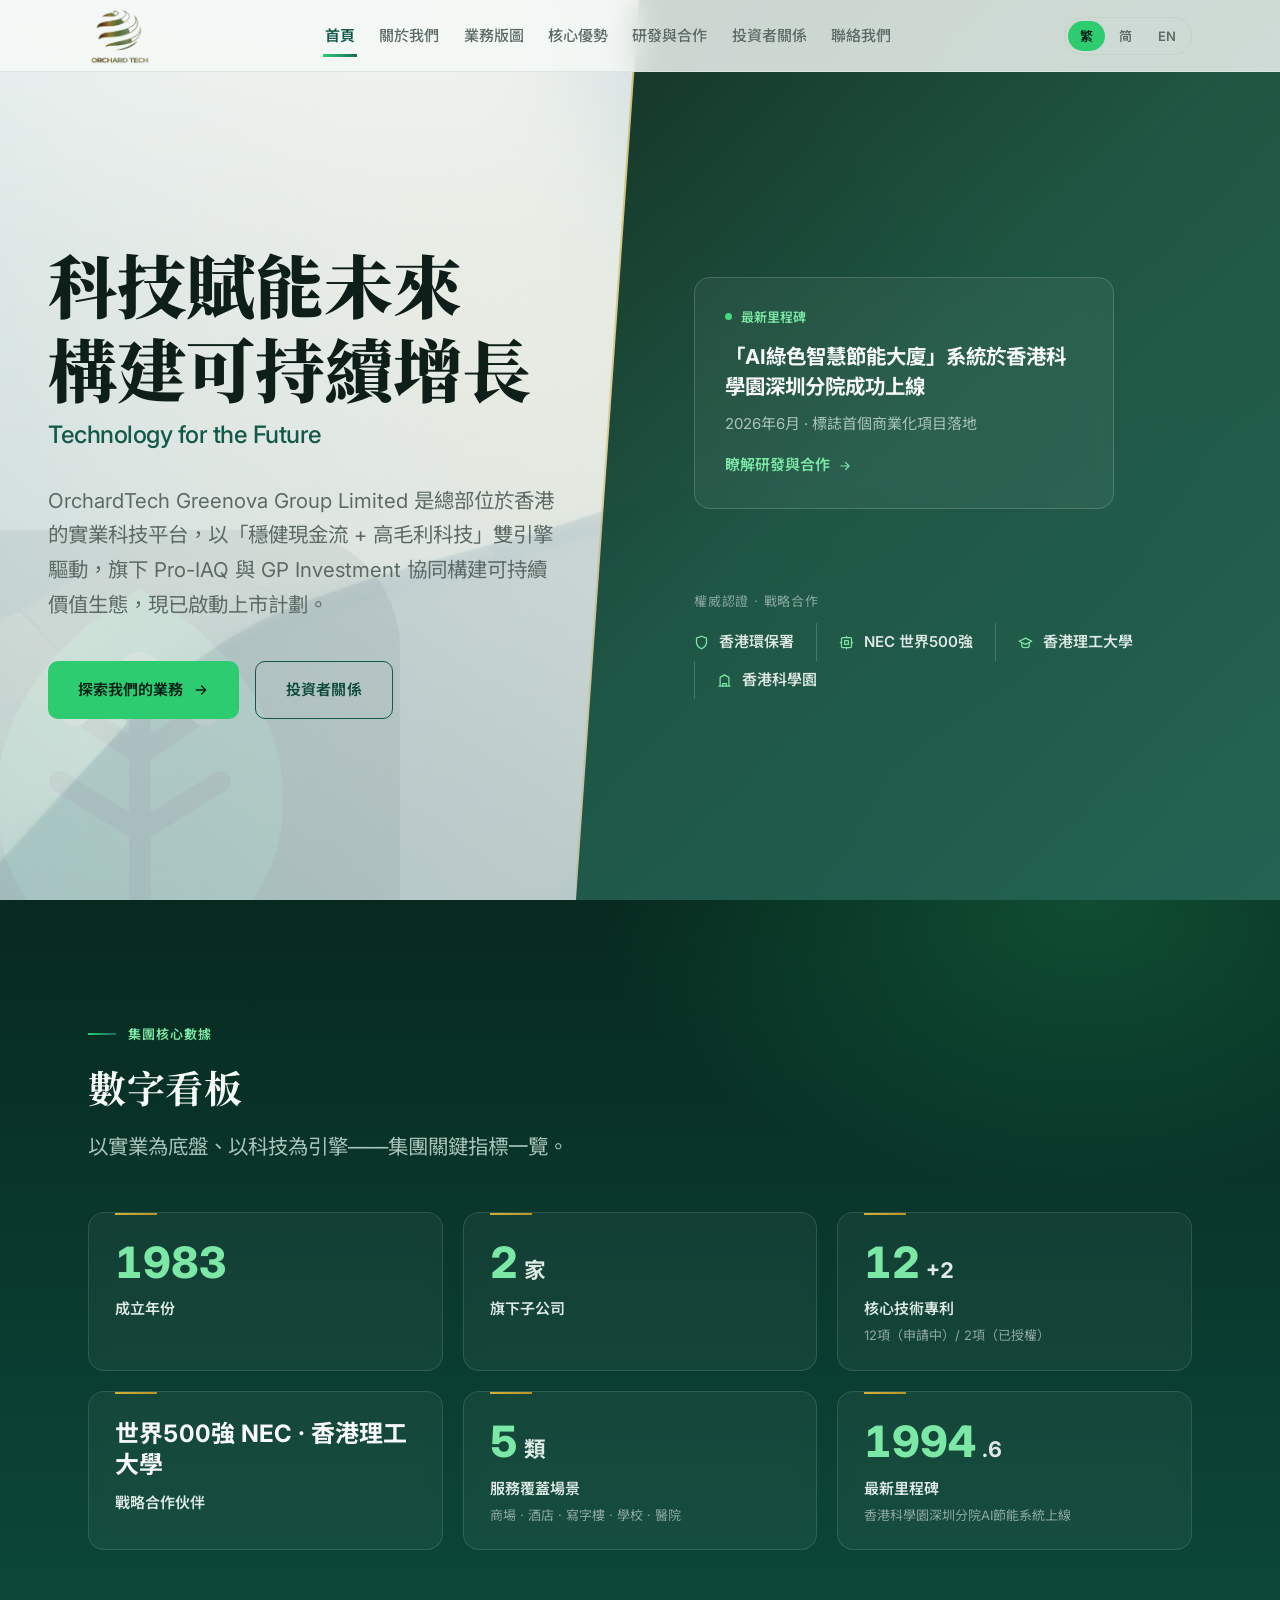
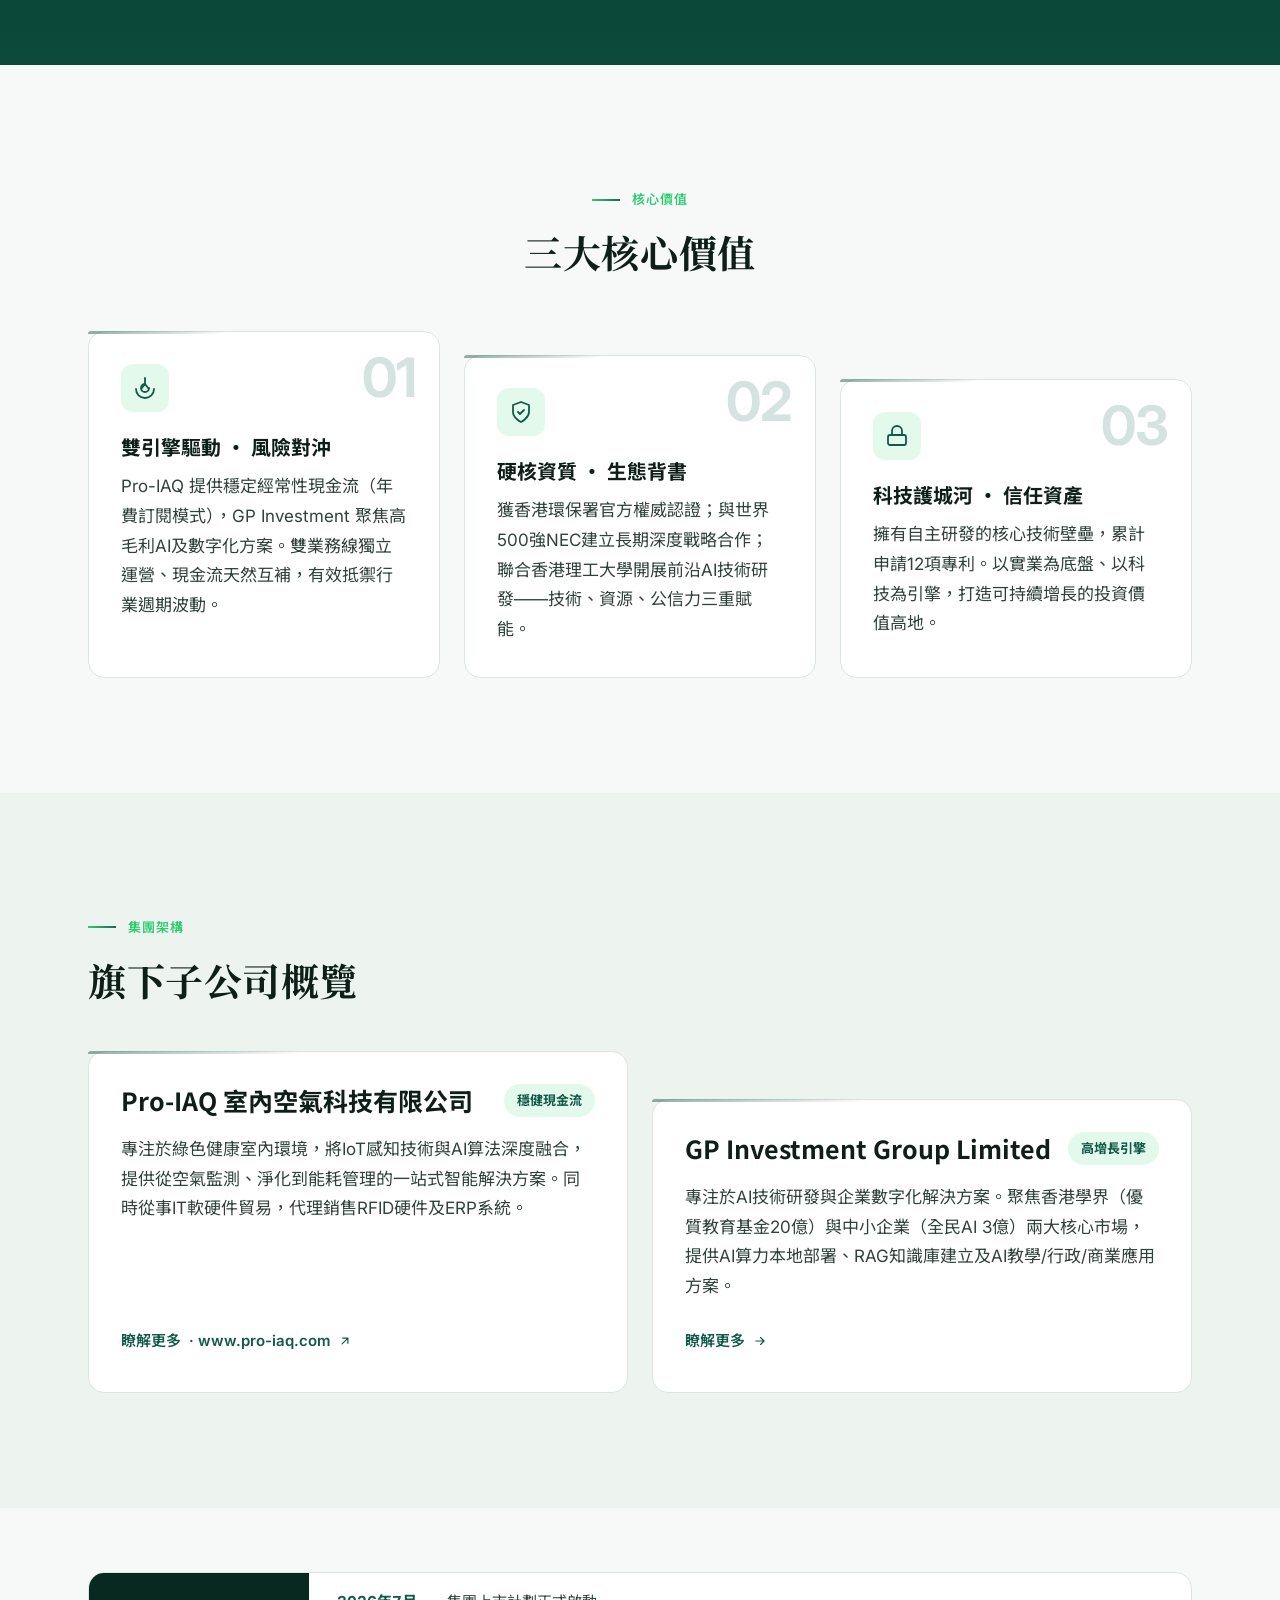
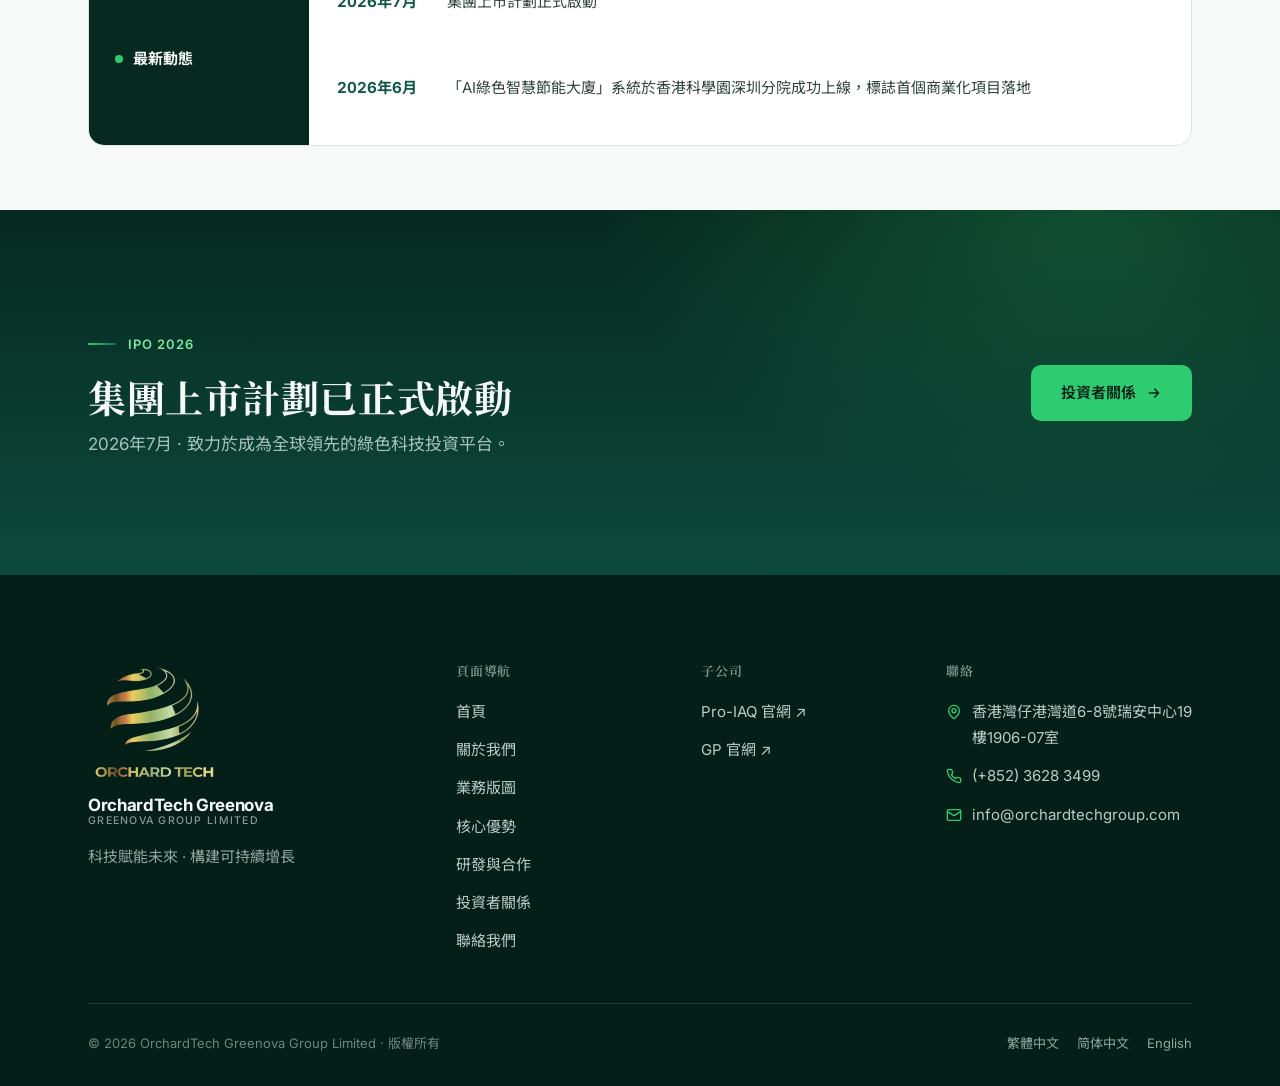
<file: index.html>
<!DOCTYPE html>
<html lang="zh-HK">
<head>
  <meta charset="UTF-8">
  <meta name="viewport" content="width=device-width, initial-scale=1.0">
  <title>OrchardTech Greenova Group Limited — 科技賦能生態未來 · 可持續價值增長引擎</title>
  <meta name="description" content="OrchardTech Greenova 是一家總部位於香港的實業科技平台，旗下擁有 Pro-IAQ 與 GP Investment 兩大子公司，以「穩健現金流 + 高毛利科技」雙引擎驅動，構建可持續發展的綠色科技生態。">

  <!-- SEO: canonical + hreflang (client-side locale toggle) -->
  <link rel="canonical" href="https://www.orchardtechgroup.com/">
  <link rel="alternate" hreflang="zh-HK" href="https://www.orchardtechgroup.com/">
  <link rel="alternate" hreflang="zh-CN" href="https://www.orchardtechgroup.com/?lang=cn">
  <link rel="alternate" hreflang="en" href="https://www.orchardtechgroup.com/?lang=en">
  <link rel="alternate" hreflang="x-default" href="https://www.orchardtechgroup.com/">

  <!-- Open Graph / Twitter -->
  <meta property="og:type" content="website">
  <meta property="og:site_name" content="OrchardTech Greenova Group Limited">
  <meta property="og:url" content="https://www.orchardtechgroup.com/">
  <meta property="og:title" content="OrchardTech Greenova Group Limited — 科技賦能生態未來 · 可持續價值增長引擎">
  <meta property="og:description" content="OrchardTech Greenova 是一家總部位於香港的實業科技平台，旗下擁有 Pro-IAQ 與 GP Investment 兩大子公司，以「穩健現金流 + 高毛利科技」雙引擎驅動，構建可持續發展的綠色科技生態。">
  <meta property="og:image" content="https://www.orchardtechgroup.com/assets/img/og-image.svg">
  <meta property="og:locale" content="zh_HK">
  <meta name="twitter:card" content="summary_large_image">
  <meta name="twitter:title" content="OrchardTech Greenova Group Limited — 科技賦能生態未來 · 可持續價值增長引擎">
  <meta name="twitter:description" content="OrchardTech Greenova 是一家總部位於香港的實業科技平台，旗下擁有 Pro-IAQ 與 GP Investment 兩大子公司，以「穩健現金流 + 高毛利科技」雙引擎驅動，構建可持續發展的綠色科技生態。">
  <meta name="twitter:image" content="https://www.orchardtechgroup.com/assets/img/og-image.svg">

  <link rel="icon" type="image/svg+xml" href="assets/img/favicon.svg">

  <!-- Fonts: Space Grotesk + Inter + Noto Sans/Serif HK + SC + Source Serif 4 (design-guide.md §4.1) -->
  <link rel="preconnect" href="https://fonts.googleapis.com">
  <link rel="preconnect" href="https://fonts.gstatic.com" crossorigin>
  <link href="https://fonts.googleapis.com/css2?family=Space+Grotesk:wght@500;700&family=Inter:wght@400;500;600;700;800&family=Noto+Sans+HK:wght@400;500;700;900&family=Noto+Sans+SC:wght@400;500;700;900&family=Noto+Serif+HK:wght@700;900&family=Noto+Serif+SC:wght@700;900&family=Source+Serif+4:ital,opsz,wght@1,8..60,400;1,8..60,500&display=swap" rel="stylesheet">

  <link rel="stylesheet" href="assets/css/base.css?04fc7d5">
  <link rel="stylesheet" href="assets/css/layout.css?04fc7d6">
  <link rel="stylesheet" href="assets/css/components.css?04fc7d1">
  <link rel="stylesheet" href="assets/css/pages.css?04fc7d5">

  <!-- JSON-LD: Organization -->
  <script type="application/ld+json">
  {
    "@context": "https://schema.org",
    "@type": "Organization",
    "name": "OrchardTech Greenova Group Limited",
    "url": "https://www.orchardtechgroup.com/",
    "logo": "https://www.orchardtechgroup.com/assets/img/logo.png?v=1",
    "description": "Hong Kong-headquartered industrial technology platform — Pro-IAQ Limited & GP Investment Group Limited.",
    "address": {
      "@type": "PostalAddress",
      "streetAddress": "Unit 1906-07, 19/F, Shui On Centre, 6-8 Harbour Road, Wan Chai",
      "addressLocality": "Hong Kong",
      "addressCountry": "HK"
    },
    "contactPoint": {
      "@type": "ContactPoint",
      "telephone": "+852 3628 3499",
      "email": "info@orchardtechgroup.com",
      "contactType": "investor relations"
    },
    "subOrganization": [
      { "@type": "Organization", "name": "Pro-IAQ Limited", "url": "https://www.pro-iaq.com" },
      { "@type": "Organization", "name": "GP Investment Group Limited" }
    ],
    "sameAs": ["https://www.pro-iaq.com"]
  }
  </script>
  <script type="application/ld+json">
  {
    "@context": "https://schema.org",
    "@type": "BreadcrumbList",
    "itemListElement": [
      { "@type": "ListItem", "position": 1, "name": "首頁 Home", "item": "https://www.orchardtechgroup.com/" }
    ]
  }
  </script>
</head>
<body data-page="home">

  <a class="skip-link" href="#main" data-i18n="skip.link">跳至主要內容</a>

  <!-- ================= Header ================= -->
  <header class="site-header">
    <div class="container site-header__inner">
      <a class="brand" href="index.html" aria-label="OrchardTech Greenova Group Limited">
        <img src="assets/img/logo.png?v=1" alt="" width="134" height="117">
        <span class="brand__name">OrchardTech Greenova<small data-i18n="brand.sub">Greenova Group Limited</small></span>
      </a>
      <nav class="site-nav" aria-label="Primary">
        <ul>
          <li><a href="index.html" data-nav="home" data-i18n="nav.home">首頁</a></li>
          <li><a href="about.html" data-nav="about" data-i18n="nav.about">關於我們</a></li>
          <li><a href="business.html" data-nav="business" data-i18n="nav.business">業務版圖</a></li>
          <li><a href="advantages.html" data-nav="advantages" data-i18n="nav.advantages">核心優勢</a></li>
          <li><a href="rd-partnerships.html" data-nav="rd" data-i18n="nav.rd">研發與合作</a></li>
          <li><a href="investor-relations.html" data-nav="ir" data-i18n="nav.ir">投資者關係</a></li>
          <li><a href="contact.html" data-nav="contact" data-i18n="nav.contact">聯絡我們</a></li>
        </ul>
      </nav>
      <div class="header-actions">
        <div class="lang-toggle" role="group" aria-label="Language 語言">
          <button type="button" data-lang="zh" aria-pressed="true">繁</button>
          <button type="button" data-lang="cn" aria-pressed="false">简</button>
          <button type="button" data-lang="en" aria-pressed="false">EN</button>
        </div>
        <button class="nav-toggle" type="button" aria-expanded="false" aria-controls="mobile-menu"
                aria-label="打開導航菜單" data-i18n-attr="aria-label:nav.toggle">
          <span></span><span></span><span></span>
        </button>
      </div>
    </div>
  </header>

  <!-- Mobile menu -->
  <div class="mobile-menu" id="mobile-menu" aria-hidden="true">
    <button class="mobile-menu__close" type="button" aria-label="關閉導航菜單" data-i18n-attr="aria-label:nav.close">
      <span></span><span></span>
    </button>
    <nav aria-label="Mobile">
      <ul>
        <li><a href="index.html" data-nav="home"><span class="idx">01</span><span data-i18n="nav.home">首頁</span></a></li>
        <li><a href="about.html" data-nav="about"><span class="idx">02</span><span data-i18n="nav.about">關於我們</span></a></li>
        <li><a href="business.html" data-nav="business"><span class="idx">03</span><span data-i18n="nav.business">業務版圖</span></a></li>
        <li><a href="advantages.html" data-nav="advantages"><span class="idx">04</span><span data-i18n="nav.advantages">核心優勢</span></a></li>
        <li><a href="rd-partnerships.html" data-nav="rd"><span class="idx">05</span><span data-i18n="nav.rd">研發與合作</span></a></li>
        <li><a href="investor-relations.html" data-nav="ir"><span class="idx">06</span><span data-i18n="nav.ir">投資者關係</span></a></li>
        <li><a href="contact.html" data-nav="contact"><span class="idx">07</span><span data-i18n="nav.contact">聯絡我們</span></a></li>
      </ul>
    </nav>
    <div class="mobile-menu__foot">
      <div class="lang-toggle" role="group" aria-label="Language 語言">
        <button type="button" data-lang="zh" aria-pressed="true">繁體中文</button>
        <button type="button" data-lang="cn" aria-pressed="false">简体中文</button>
        <button type="button" data-lang="en" aria-pressed="false">English</button>
      </div>
    </div>
  </div>

  <main id="main">

    <!-- ================= Hero (split composition, §7.1) ================= -->
    <section class="hero" aria-labelledby="hero-title">
      <div class="hero__grid-lines" aria-hidden="true"></div>
      <div class="hero__glow" aria-hidden="true"></div>
      <div class="hero__veil" aria-hidden="true"></div>

      <div class="hero__inner">
        <div class="hero__left">
          <h1 id="hero-title" class="reveal">
            <span data-i18n="hero.h1a">科技賦能未來</span><br>
            <span data-i18n="hero.h1b">構建可持續增長</span>
            <span class="hero__h1-sub display-en" data-i18n="hero.h1.en">Technology for the Future</span>
          </h1>
          <p class="hero__lead reveal" data-i18n="hero.lead">OrchardTech Greenova Group Limited 是總部位於香港的實業科技平台，以「穩健現金流 + 高毛利科技」雙引擎驅動，旗下 Pro-IAQ 與 GP Investment 協同構建可持續價值生態，現已啟動上市計劃。</p>
          <div class="hero__ctas reveal">
            <a class="btn btn--primary" href="business.html"><span data-i18n="hero.cta1">探索我們的業務</span>
              <svg width="16" height="16" viewBox="0 0 24 24" fill="none" stroke="currentColor" stroke-width="2" stroke-linecap="round" stroke-linejoin="round" aria-hidden="true"><path d="M5 12h14M13 6l6 6-6 6"/></svg>
            </a>
            <a class="btn btn--ghost" href="investor-relations.html" data-i18n="hero.cta2">投資者關係</a>
          </div>
        </div>

        <div class="hero__right">
          <a class="hero__chip reveal" href="rd-partnerships.html">
            <span class="kicker"><span class="dot" aria-hidden="true"></span><span data-i18n="hero.chip.kicker">最新里程碑</span></span>
            <strong data-i18n="hero.chip.title">「AI綠色智慧節能大廈」系統於香港科學園深圳分院成功上線</strong>
            <p data-i18n="hero.chip.body">2026年6月 · 標誌首個商業化項目落地</p>
            <span class="go"><span data-i18n="hero.chip.go">瞭解研發與合作</span>
              <svg width="14" height="14" viewBox="0 0 24 24" fill="none" stroke="currentColor" stroke-width="2" stroke-linecap="round" stroke-linejoin="round" aria-hidden="true"><path d="M5 12h14M13 6l6 6-6 6"/></svg>
            </span>
          </a>

          <!-- Trust strip (§6.4) -->
          <div class="hero__trust">
            <p class="label" data-i18n="hero.trust.label">權威認證 · 戰略合作</p>
            <div class="trust-strip">
              <span><svg viewBox="0 0 24 24" fill="none" stroke="currentColor" stroke-width="2" stroke-linecap="round" stroke-linejoin="round" aria-hidden="true"><path d="M12 22s8-4 8-10V5l-8-3-8 3v7c0 6 8 10 8 10z"/></svg><i data-i18n="hero.trust.1" style="font-style:normal">香港環保署</i></span>
              <span><svg viewBox="0 0 24 24" fill="none" stroke="currentColor" stroke-width="2" stroke-linecap="round" stroke-linejoin="round" aria-hidden="true"><rect x="4" y="4" width="16" height="16" rx="2"/><path d="M9 9h6v6H9zM4 12h-2M22 12h-2M12 4V2M12 22v-2"/></svg><i data-i18n="hero.trust.2" style="font-style:normal">NEC 世界500強</i></span>
              <span><svg viewBox="0 0 24 24" fill="none" stroke="currentColor" stroke-width="2" stroke-linecap="round" stroke-linejoin="round" aria-hidden="true"><path d="M22 10 12 5 2 10l10 5 10-5z"/><path d="M6 12v5c0 1.7 2.7 3 6 3s6-1.3 6-3v-5"/></svg><i data-i18n="hero.trust.3" style="font-style:normal">香港理工大學</i></span>
              <span><svg viewBox="0 0 24 24" fill="none" stroke="currentColor" stroke-width="2" stroke-linecap="round" stroke-linejoin="round" aria-hidden="true"><path d="M3 21h18M5 21V7l7-4 7 4v14M9 21v-4h6v4"/></svg><i data-i18n="hero.trust.4" style="font-style:normal">香港科學園</i></span>
            </div>
          </div>
        </div>
      </div>
    </section>

    <!-- ===== Mobile-only: milestone + trust (hidden on desktop) ===== -->
    <section class="hero-mobile-below" aria-label="里程碑與認證">
      <div class="hero__right-mobile">
        <a class="hero__chip reveal" href="rd-partnerships.html">
          <span class="kicker"><span class="dot" aria-hidden="true"></span><span data-i18n="hero.chip.kicker">最新里程碑</span></span>
          <strong data-i18n="hero.chip.title">「AI綠色智慧節能大廈」系統於香港科學園深圳分院成功上線</strong>
          <p data-i18n="hero.chip.body">2026年6月 · 標誌首個商業化項目落地</p>
          <span class="go"><span data-i18n="hero.chip.go">瞭解研發與合作</span>
            <svg width="14" height="14" viewBox="0 0 24 24" fill="none" stroke="currentColor" stroke-width="2" stroke-linecap="round" stroke-linejoin="round" aria-hidden="true"><path d="M5 12h14M13 6l6 6-6 6"/></svg>
          </span>
        </a>
        <div class="hero__trust">
          <p class="label" data-i18n="hero.trust.label">權威認證 · 戰略合作</p>
          <div class="trust-strip">
            <span><svg viewBox="0 0 24 24" fill="none" stroke="currentColor" stroke-width="2" stroke-linecap="round" stroke-linejoin="round" aria-hidden="true"><path d="M12 22s8-4 8-10V5l-8-3-8 3v7c0 6 8 10 8 10z"/></svg><i data-i18n="hero.trust.1" style="font-style:normal">香港環保署</i></span>
            <span><svg viewBox="0 0 24 24" fill="none" stroke="currentColor" stroke-width="2" stroke-linecap="round" stroke-linejoin="round" aria-hidden="true"><rect x="4" y="4" width="16" height="16" rx="2"/><path d="M9 9h6v6H9zM4 12h-2M22 12h-2M12 4V2M12 22v-2"/></svg><i data-i18n="hero.trust.2" style="font-style:normal">NEC 世界500強</i></span>
            <span><svg viewBox="0 0 24 24" fill="none" stroke="currentColor" stroke-width="2" stroke-linecap="round" stroke-linejoin="round" aria-hidden="true"><path d="M22 10 12 5 2 10l10 5 10-5z"/><path d="M6 12v5c0 1.7 2.7 3 6 3s6-1.3 6-3v-5"/></svg><i data-i18n="hero.trust.3" style="font-style:normal">香港理工大學</i></span>
            <span><svg viewBox="0 0 24 24" fill="none" stroke="currentColor" stroke-width="2" stroke-linecap="round" stroke-linejoin="round" aria-hidden="true"><path d="M3 21h18M5 21V7l7-4 7 4v14M9 21v-4h6v4"/></svg><i data-i18n="hero.trust.4" style="font-style:normal">香港科學園</i></span>
          </div>
        </div>
      </div>
    </section>

    <!-- ================= Key metrics dashboard (pattern B) ================= -->
    <section class="band-dark section" aria-labelledby="stats-title">
      <div class="container">
        <div class="section-head reveal">
          <p class="eyebrow" data-i18n="stats.eyebrow">集團核心數據</p>
          <h2 class="section-title" id="stats-title" data-i18n="stats.title">數字看板</h2>
          <p class="section-lead" data-i18n="stats.lead">以實業為底盤、以科技為引擎——集團關鍵指標一覽。</p>
        </div>
        <div class="stat-grid" data-stagger style="margin-top:48px">
          <div class="stat reveal">
            <div class="stat__value"><span class="num" data-count="2014" data-i18n="stats.1.value">2014</span></div>
            <div class="stat__label" data-i18n="stats.1.label">成立年份</div>
          </div>
          <div class="stat reveal">
            <div class="stat__value"><span class="num" data-count="2">2</span><small data-i18n="stats.2.unit">家</small></div>
            <div class="stat__label" data-i18n="stats.2.label">旗下子公司</div>
          </div>
          <div class="stat reveal">
            <div class="stat__value"><span class="num" data-count="12">12</span><small data-i18n="stats.3.suffix">+2</small></div>
            <div class="stat__label" data-i18n="stats.3.label">核心技術專利</div>
            <div class="stat__sub" data-i18n="stats.3.sub">12項（申請中）/ 2項（已授權）</div>
          </div>
          <div class="stat reveal">
            <div class="stat__value"><span class="stat__plain" data-i18n="stats.4.value">世界500強 NEC · 香港理工大學</span></div>
            <div class="stat__label" data-i18n="stats.4.label">戰略合作伙伴</div>
          </div>
          <div class="stat reveal">
            <div class="stat__value"><span class="num" data-count="5">5</span><small data-i18n="stats.5.unit">類</small></div>
            <div class="stat__label" data-i18n="stats.5.label">服務覆蓋場景</div>
            <div class="stat__sub" data-i18n="stats.5.sub">商場 · 酒店 · 寫字樓 · 學校 · 醫院</div>
          </div>
          <div class="stat reveal">
            <div class="stat__value"><span class="num" data-count="2026">2026</span><small data-i18n="stats.6.suffix">.6</small></div>
            <div class="stat__label" data-i18n="stats.6.label">最新里程碑</div>
            <div class="stat__sub" data-i18n="stats.6.sub">香港科學園深圳分院AI節能系統上線</div>
          </div>
        </div>
      </div>
    </section>

    <!-- ================= Three core values (pattern A + ghost numerals) ================= -->
    <section class="section" aria-labelledby="values-title">
      <div class="container">
        <div class="section-head section-head--center reveal" style="margin-bottom:56px">
          <p class="eyebrow eyebrow--center" data-i18n="values.eyebrow">核心價值</p>
          <h2 class="section-title" id="values-title" data-i18n="values.title">三大核心價值</h2>
        </div>
        <div class="offset-grid" data-stagger>
          <article class="card col-4 reveal">
            <span class="ghost-num" aria-hidden="true">01</span>
            <div class="icon-tile" aria-hidden="true">
              <svg viewBox="0 0 24 24" fill="none" stroke="currentColor" stroke-width="1.8" stroke-linecap="round" stroke-linejoin="round"><path d="M12 2v6M12 8a4 4 0 1 0 4 4"/><path d="M12 22c5 0 9-4 9-9M12 22C7 22 3 18 3 13"/><path d="M8.5 12.5 12 8l3.5 4.5"/></svg>
            </div>
            <h3 data-i18n="values.1.title">雙引擎驅動 · 風險對沖</h3>
            <p style="margin-top:12px" data-i18n="values.1.body">Pro-IAQ 提供穩定經常性現金流（年費訂閱模式），GP Investment 聚焦高毛利AI及數字化方案。雙業務線獨立運營、現金流天然互補，有效抵禦行業週期波動。</p>
          </article>
          <article class="card col-4 off-1 reveal">
            <span class="ghost-num" aria-hidden="true">02</span>
            <div class="icon-tile" aria-hidden="true">
              <svg viewBox="0 0 24 24" fill="none" stroke="currentColor" stroke-width="1.8" stroke-linecap="round" stroke-linejoin="round"><path d="M12 22s8-4 8-10V5l-8-3-8 3v7c0 6 8 10 8 10z"/><path d="m9 12 2 2 4-4"/></svg>
            </div>
            <h3 data-i18n="values.2.title">硬核資質 · 生態背書</h3>
            <p style="margin-top:12px" data-i18n="values.2.body">獲香港環保署官方權威認證；與世界500強NEC建立長期深度戰略合作；聯合香港理工大學開展前沿AI技術研發——技術、資源、公信力三重賦能。</p>
          </article>
          <article class="card col-4 off-2 reveal">
            <span class="ghost-num" aria-hidden="true">03</span>
            <div class="icon-tile" aria-hidden="true">
              <svg viewBox="0 0 24 24" fill="none" stroke="currentColor" stroke-width="1.8" stroke-linecap="round" stroke-linejoin="round"><rect x="3" y="11" width="18" height="10" rx="2"/><path d="M7 11V7a5 5 0 0 1 10 0v4"/></svg>
            </div>
            <h3 data-i18n="values.3.title">科技護城河 · 信任資產</h3>
            <p style="margin-top:12px" data-i18n="values.3.body">擁有自主研發的核心技術壁壘，累計申請12項專利。以實業為底盤、以科技為引擎，打造可持續增長的投資價值高地。</p>
          </article>
        </div>
      </div>
    </section>

    <!-- ================= Subsidiaries preview (pattern E) ================= -->
    <section class="section section--surface" aria-labelledby="subs-title">
      <div class="container">
        <div class="section-head reveal" style="margin-bottom:48px">
          <p class="eyebrow" data-i18n="subs.eyebrow">集團架構</p>
          <h2 class="section-title" id="subs-title" data-i18n="subs.title">旗下子公司概覽</h2>
        </div>
        <div class="offset-grid" data-stagger>
          <article class="card subsidiary-card col-6 reveal">
            <header>
              <h3 data-i18n="subs.proiaq.name">Pro-IAQ 室內空氣科技有限公司</h3>
              <span class="subs-badge" data-i18n="subs.proiaq.badge">穩健現金流</span>
            </header>
            <p data-i18n="subs.proiaq.body">專注於綠色健康室內環境，將IoT感知技術與AI算法深度融合，提供從空氣監測、淨化到能耗管理的一站式智能解決方案。同時從事IT軟硬件貿易，代理銷售RFID硬件及ERP系統。</p>
            <footer>
              <a class="link-btn" href="https://www.pro-iaq.com" target="_blank" rel="noopener">
                <span data-i18n="subs.proiaq.link">瞭解更多</span>
                <span aria-hidden="true">· www.pro-iaq.com</span>
                <svg class="arrow" width="14" height="14" viewBox="0 0 24 24" fill="none" stroke="currentColor" stroke-width="2" stroke-linecap="round" stroke-linejoin="round"><path d="M7 17 17 7M8 7h9v9"/></svg>
              </a>
            </footer>
          </article>
          <article class="card subsidiary-card col-6 off-2 reveal" id="gp-preview">
            <header>
              <h3 data-i18n="subs.gp.name">GP Investment Group Limited</h3>
              <span class="subs-badge" data-i18n="subs.gp.badge">高增長引擎</span>
            </header>
            <p data-i18n="subs.gp.body">專注於AI技術研發與企業數字化解決方案。聚焦香港學界（優質教育基金20億）與中小企業（全民AI 3億）兩大核心市場，提供AI算力本地部署、RAG知識庫建立及AI教學/行政/商業應用方案。</p>
            <footer>
              <a class="link-btn" href="business.html#gp">
                <span data-i18n="subs.gp.link">瞭解更多</span>
                <svg class="arrow" width="14" height="14" viewBox="0 0 24 24" fill="none" stroke="currentColor" stroke-width="2" stroke-linecap="round" stroke-linejoin="round"><path d="M5 12h14M13 6l6 6-6 6"/></svg>
              </a>
            </footer>
          </article>
        </div>
      </div>
    </section>

    <!-- ================= Latest news ticker ================= -->
    <section class="section--tight" aria-labelledby="news-title">
      <div class="container">
        <h2 id="news-title" class="sr-only" data-i18n="news.label">最新動態</h2>
        <div class="ticker reveal">
          <div class="ticker__label"><span class="dot" aria-hidden="true"></span><span data-i18n="news.label">最新動態</span></div>
          <div class="ticker__viewport">
            <div class="ticker__track">
              <!-- set 1 -->
              <div class="ticker__item"><span class="ticker__date" data-i18n="news.1.date">2026年7月</span><p class="ticker__text" data-i18n="news.1.text">集團上市計劃正式啟動</p></div>
              <div class="ticker__item"><span class="ticker__date" data-i18n="news.2.date">2026年6月</span><p class="ticker__text" data-i18n="news.2.text">「AI綠色智慧節能大廈」系統於香港科學園深圳分院成功上線，標誌首個商業化項目落地</p></div>
              <div class="ticker__item"><span class="ticker__date" data-i18n="news.3.date">2026年6月</span><p class="ticker__text" data-i18n="news.3.text">與香港理工大學聯合研發的AI節能方案取得突破性進展</p></div>
              <div class="ticker__item"><span class="ticker__date" data-i18n="news.4.date">持續推進</span><p class="ticker__text" data-i18n="news.4.text">自研 Mustair 空氣淨化器項目持續推進，目標全球高端市場</p></div>
              <!-- set 2 (duplicate for seamless loop) -->
              <div class="ticker__item" aria-hidden="true"><span class="ticker__date" data-i18n="news.1.date">2026年7月</span><p class="ticker__text" data-i18n="news.1.text">集團上市計劃正式啟動</p></div>
              <div class="ticker__item" aria-hidden="true"><span class="ticker__date" data-i18n="news.2.date">2026年6月</span><p class="ticker__text" data-i18n="news.2.text">「AI綠色智慧節能大廈」系統於香港科學園深圳分院成功上線，標誌首個商業化項目落地</p></div>
              <div class="ticker__item" aria-hidden="true"><span class="ticker__date" data-i18n="news.3.date">2026年6月</span><p class="ticker__text" data-i18n="news.3.text">與香港理工大學聯合研發的AI節能方案取得突破性進展</p></div>
              <div class="ticker__item" aria-hidden="true"><span class="ticker__date" data-i18n="news.4.date">持續推進</span><p class="ticker__text" data-i18n="news.4.text">自研 Mustair 空氣淨化器項目持續推進，目標全球高端市場</p></div>
            </div>
          </div>
        </div>
      </div>
    </section>

    <!-- ================= CTA banner ================= -->
    <section class="band-dark section cta-banner" aria-labelledby="cta-title">
      <div class="container cta-banner__inner">
        <div class="reveal">
          <p class="eyebrow">IPO 2026</p>
          <h2 id="cta-title" data-i18n="cta.title">集團上市計劃已正式啟動</h2>
          <p data-i18n="cta.body">2026年7月 · 致力於成為全球領先的綠色科技投資平台。</p>
        </div>
        <a class="btn btn--primary reveal" href="investor-relations.html"><span data-i18n="cta.btn">投資者關係</span>
          <svg width="16" height="16" viewBox="0 0 24 24" fill="none" stroke="currentColor" stroke-width="2" stroke-linecap="round" stroke-linejoin="round" aria-hidden="true"><path d="M5 12h14M13 6l6 6-6 6"/></svg>
        </a>
      </div>
    </section>

  </main>

  <!-- ================= Footer (§7.7) ================= -->
  <footer class="site-footer">
    <div class="container">
      <div class="footer-grid">
        <div class="footer-brand">
          <a class="brand" href="index.html" aria-label="OrchardTech Greenova Group Limited">
            <img src="assets/img/logo.png?v=1" alt="" width="134" height="117">
            <span class="brand__name">OrchardTech Greenova<small data-i18n="brand.sub">Greenova Group Limited</small></span>
          </a>
          <p data-i18n="footer.tagline">科技賦能生態未來 · 構建可持續價值增長引擎</p>
        </div>
        <nav aria-label="Footer">
          <h2 data-i18n="footer.nav">頁面導航</h2>
          <ul>
            <li><a href="index.html" data-i18n="nav.home">首頁</a></li>
            <li><a href="about.html" data-i18n="nav.about">關於我們</a></li>
            <li><a href="business.html" data-i18n="nav.business">業務版圖</a></li>
            <li><a href="advantages.html" data-i18n="nav.advantages">核心優勢</a></li>
            <li><a href="rd-partnerships.html" data-i18n="nav.rd">研發與合作</a></li>
            <li><a href="investor-relations.html" data-i18n="nav.ir">投資者關係</a></li>
            <li><a href="contact.html" data-i18n="nav.contact">聯絡我們</a></li>
          </ul>
        </nav>
        <div>
          <h2 data-i18n="footer.subs">子公司</h2>
          <ul>
            <li><a href="https://www.pro-iaq.com" target="_blank" rel="noopener" data-i18n="footer.sub.proiaq.link">Pro-IAQ 官網 ↗</a></li>
            <li><a href="business.html#gp" data-i18n="footer.sub.gp.link">GP 官網 ↗</a></li>
          </ul>
        </div>
        <div>
          <h2 data-i18n="footer.contact">聯絡</h2>
          <ul class="footer-contact">
            <li>
              <svg viewBox="0 0 24 24" fill="none" stroke="currentColor" stroke-width="2" stroke-linecap="round" stroke-linejoin="round" aria-hidden="true"><path d="M20 10c0 6-8 12-8 12s-8-6-8-12a8 8 0 0 1 16 0z"/><circle cx="12" cy="10" r="3"/></svg>
              <span data-i18n="footer.addr">香港灣仔港灣道6-8號瑞安中心19樓1906-07室</span>
            </li>
            <li>
              <svg viewBox="0 0 24 24" fill="none" stroke="currentColor" stroke-width="2" stroke-linecap="round" stroke-linejoin="round" aria-hidden="true"><path d="M22 16.9v3a2 2 0 0 1-2.2 2 19.8 19.8 0 0 1-8.6-3.1 19.5 19.5 0 0 1-6-6A19.8 19.8 0 0 1 2.1 4.2 2 2 0 0 1 4.1 2h3a2 2 0 0 1 2 1.7c.13.96.36 1.9.7 2.8a2 2 0 0 1-.45 2.1L8.1 9.9a16 16 0 0 0 6 6l1.3-1.3a2 2 0 0 1 2.1-.45c.9.34 1.84.57 2.8.7A2 2 0 0 1 22 16.9z"/></svg>
              <a href="tel:+85236283499" data-i18n="footer.tel">(+852) 3628 3499</a>
            </li>
            <li>
              <svg viewBox="0 0 24 24" fill="none" stroke="currentColor" stroke-width="2" stroke-linecap="round" stroke-linejoin="round" aria-hidden="true"><rect x="2" y="4" width="20" height="16" rx="2"/><path d="m22 7-10 6L2 7"/></svg>
              <a href="mailto:info@orchardtechgroup.com" data-i18n="footer.email">info@orchardtechgroup.com</a>
            </li>
          </ul>
        </div>
      </div>
      <div class="footer-legal">
        <p data-i18n="footer.legal">© 2026 OrchardTech Greenova Group Limited · 版權所有</p>
        <nav aria-label="Language">
          <a href="?lang=zh" data-i18n="footer.lang.zh">繁體中文</a>
          <a href="?lang=cn" data-i18n="footer.lang.cn">简体中文</a>
          <a href="?lang=en" data-i18n="footer.lang.en">English</a>
        </nav>
      </div>
    </div>
  </footer>

  <button class="back-to-top" type="button" aria-label="回到頂部" data-i18n-attr="aria-label:backtotop">
    <svg width="18" height="18" viewBox="0 0 24 24" fill="none" stroke="currentColor" stroke-width="2" stroke-linecap="round" stroke-linejoin="round" aria-hidden="true"><path d="M12 19V5M5 12l7-7 7 7"/></svg>
  </button>

  <script src="assets/js/i18n.js?04fc7d1"></script>
  <script src="assets/js/content/common.js?04fc7d1"></script>
  <script src="assets/js/content/home.js?04fc7d1"></script>
  <script src="assets/js/main.js?04fc7d1"></script>
</body>
</html>
</file>
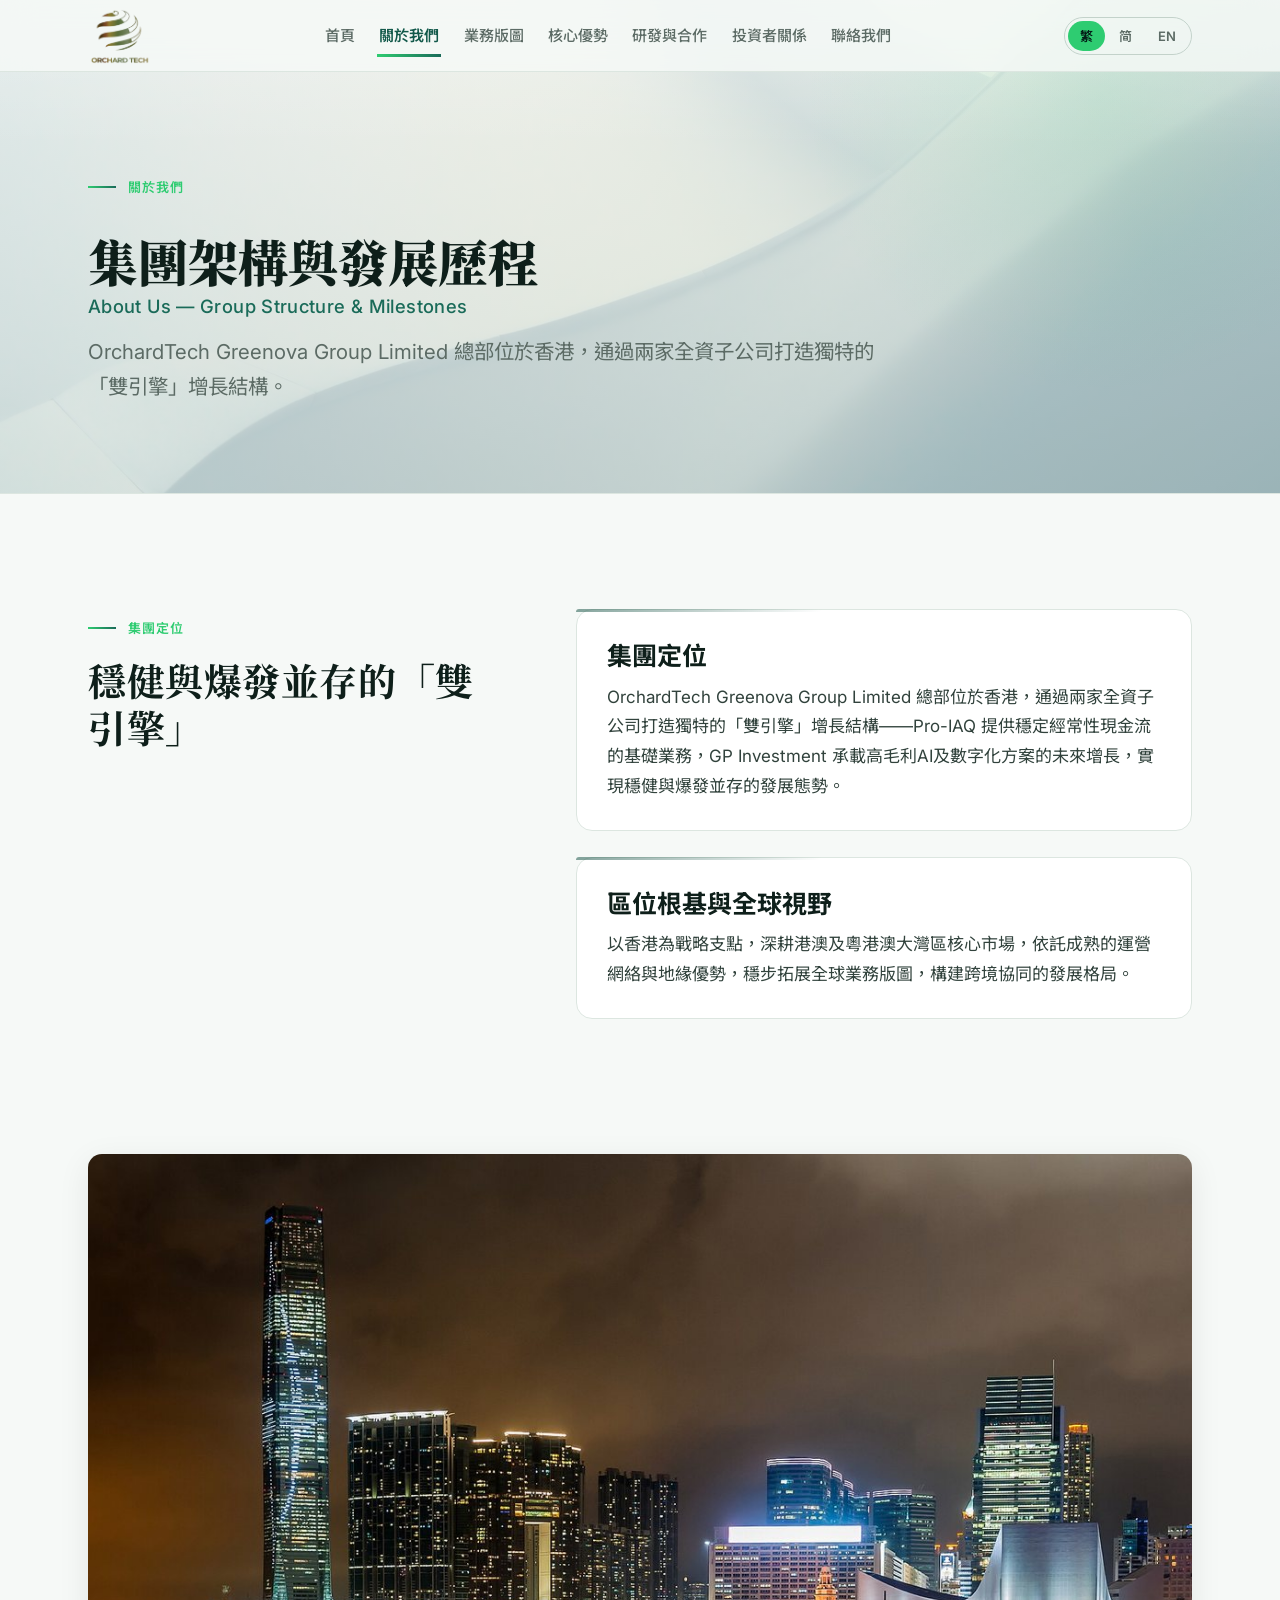
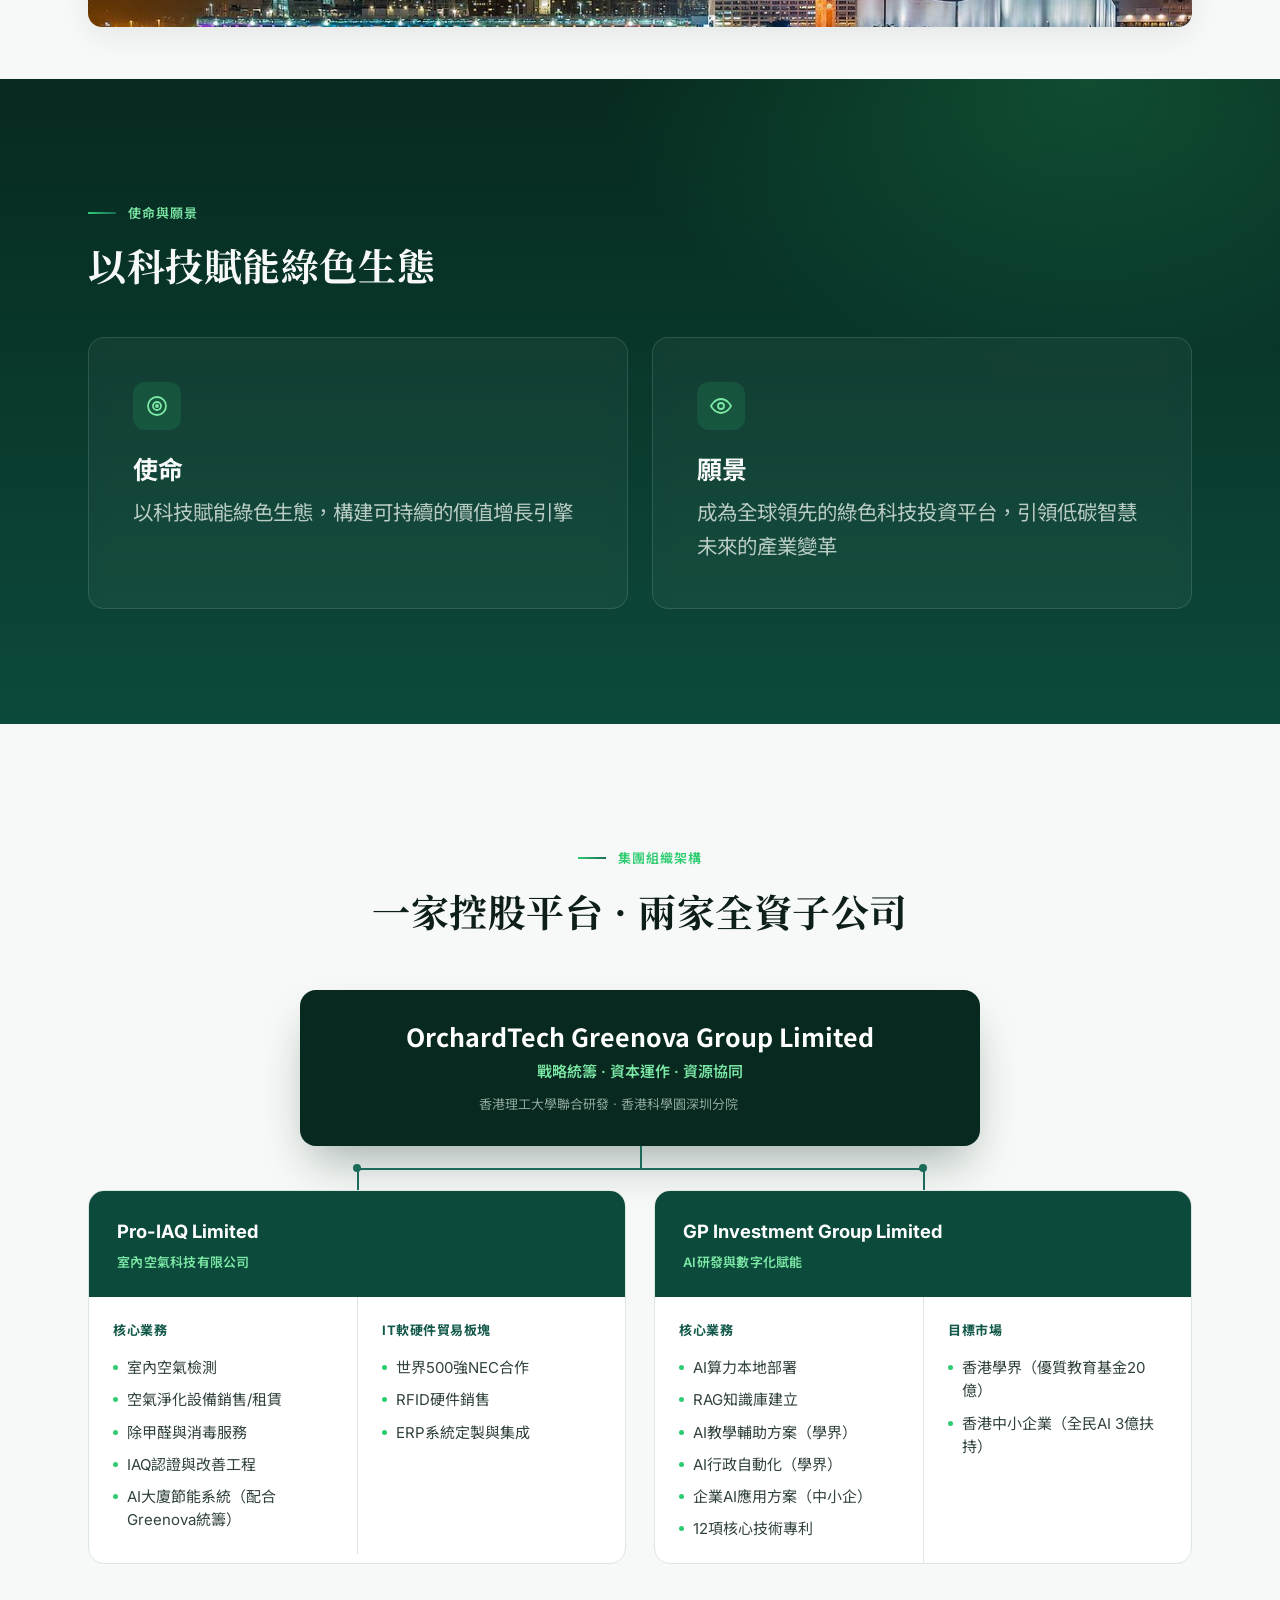
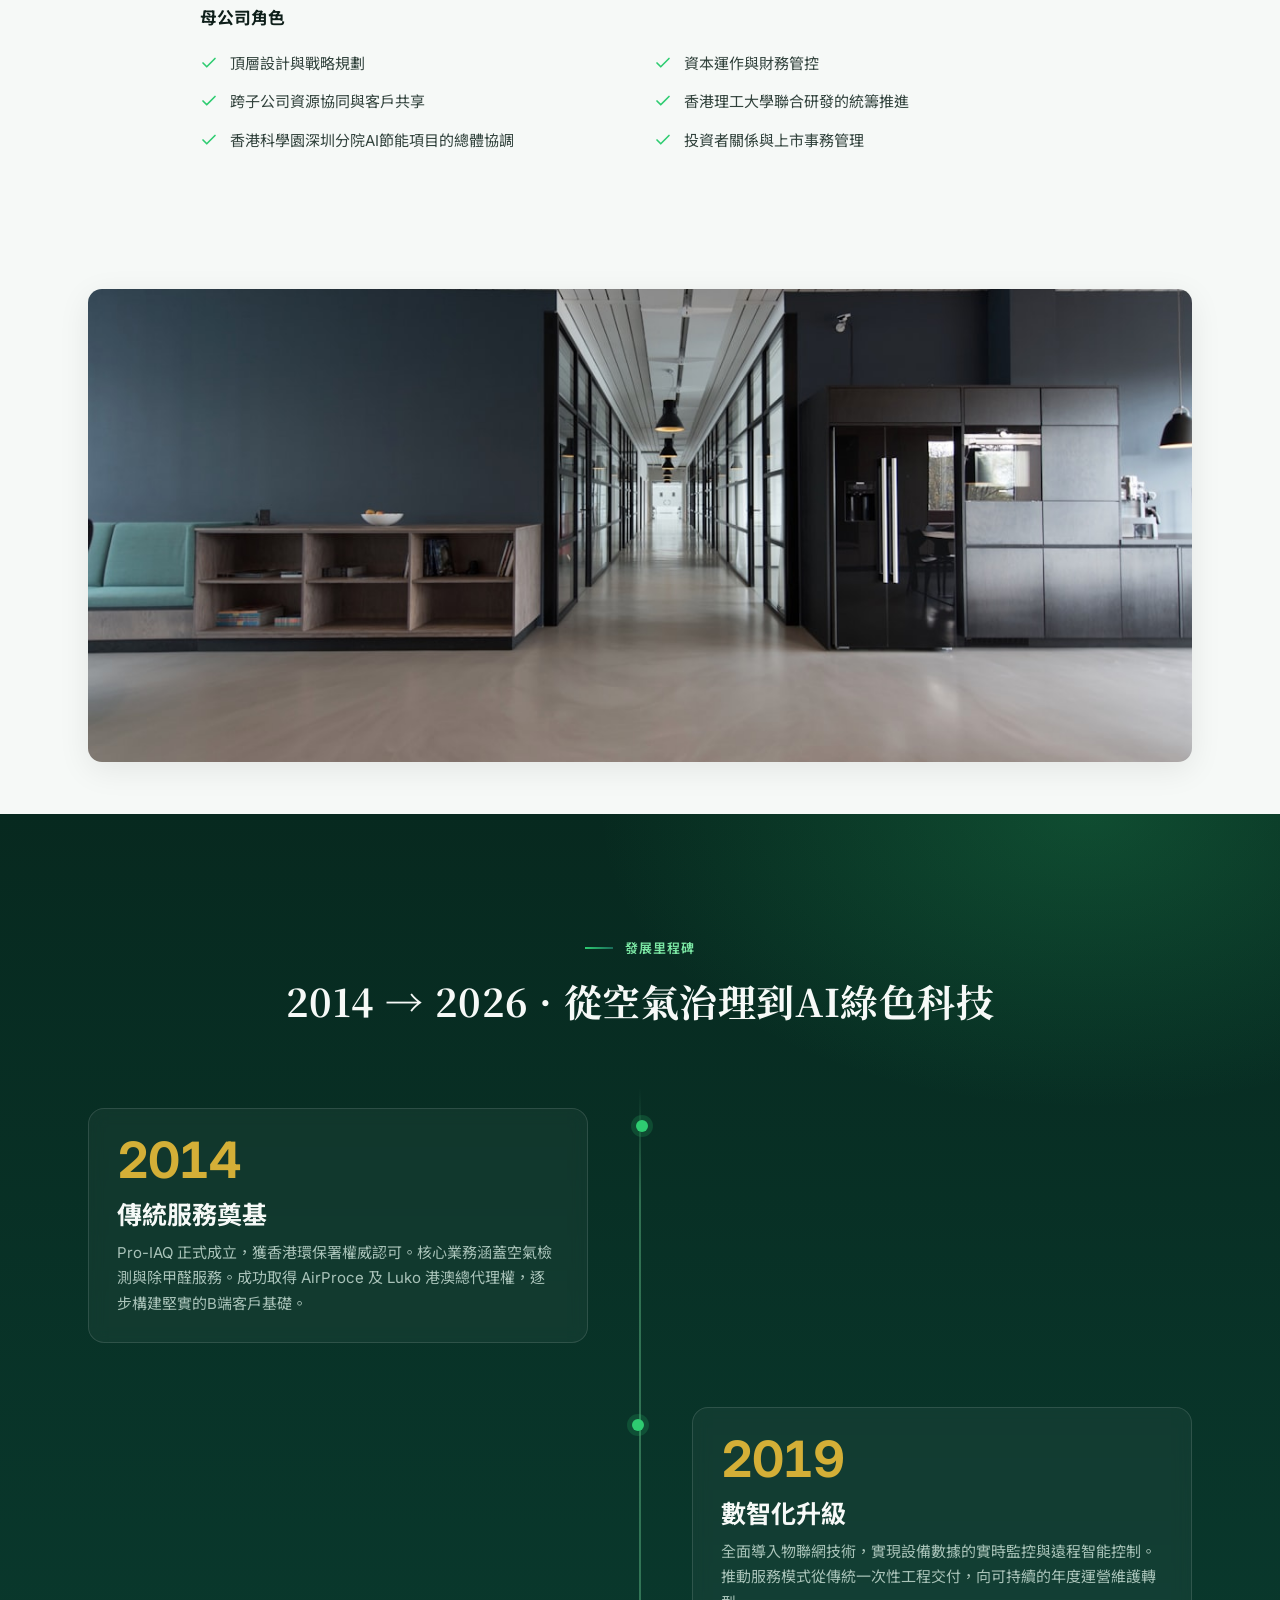
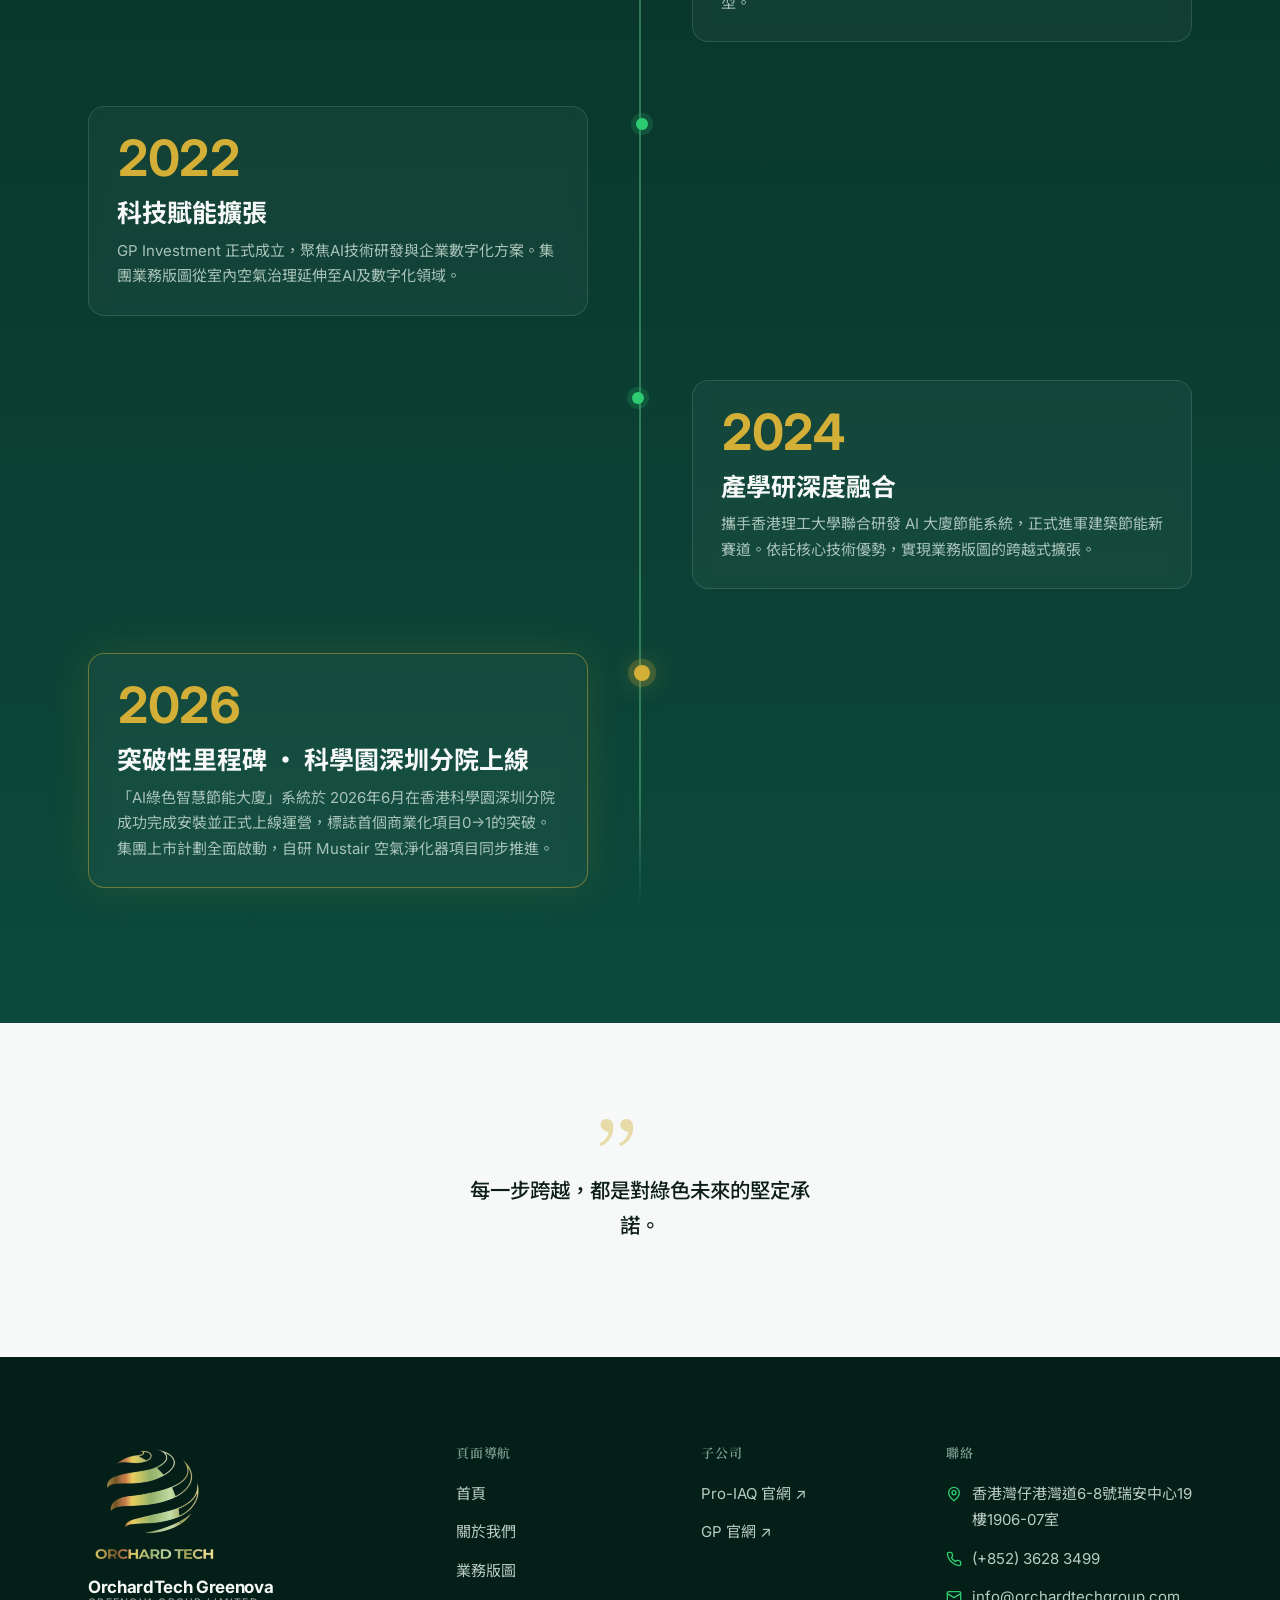
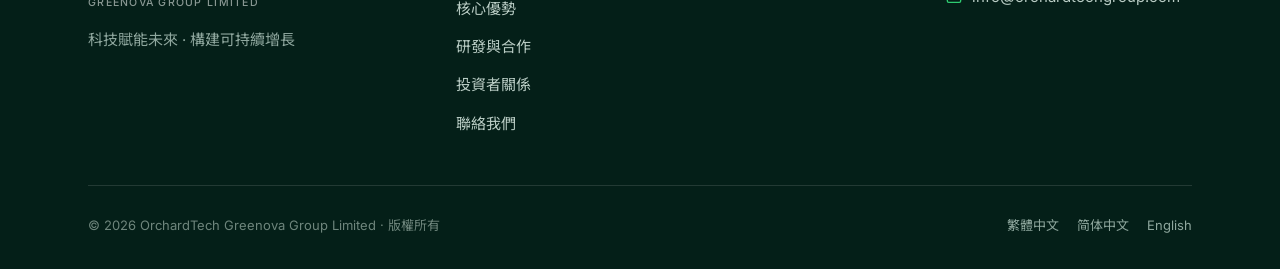
<file: about.html>
<!DOCTYPE html>
<html lang="zh-HK">
<head>
  <meta charset="UTF-8">
  <meta name="viewport" content="width=device-width, initial-scale=1.0">
  <title>關於我們 | OrchardTech Greenova — 集團架構與發展歷程</title>
  <meta name="description" content="OrchardTech Greenova Group Limited 總部位於香港，通過兩家全資子公司打造獨特的「雙引擎」增長結構——Pro-IAQ 提供穩定經常性現金流的基礎業務，GP Investment 承載高毛利AI及數字化方案的未來增長。">

  <link rel="canonical" href="https://www.orchardtechgroup.com/about.html">
  <link rel="alternate" hreflang="zh-HK" href="https://www.orchardtechgroup.com/about.html">
  <link rel="alternate" hreflang="zh-CN" href="https://www.orchardtechgroup.com/about.html?lang=cn">
  <link rel="alternate" hreflang="en" href="https://www.orchardtechgroup.com/about.html?lang=en">
  <link rel="alternate" hreflang="x-default" href="https://www.orchardtechgroup.com/about.html">

  <meta property="og:type" content="website">
  <meta property="og:site_name" content="OrchardTech Greenova Group Limited">
  <meta property="og:url" content="https://www.orchardtechgroup.com/about.html">
  <meta property="og:title" content="關於我們 | OrchardTech Greenova — 集團架構與發展歷程">
  <meta property="og:description" content="OrchardTech Greenova Group Limited 總部位於香港，通過兩家全資子公司打造獨特的「雙引擎」增長結構——Pro-IAQ 提供穩定經常性現金流的基礎業務，GP Investment 承載高毛利AI及數字化方案的未來增長。">
  <meta property="og:image" content="https://www.orchardtechgroup.com/assets/img/og-image.svg">
  <meta property="og:locale" content="zh_HK">
  <meta name="twitter:card" content="summary_large_image">
  <meta name="twitter:title" content="關於我們 | OrchardTech Greenova — 集團架構與發展歷程">
  <meta name="twitter:description" content="OrchardTech Greenova Group Limited 總部位於香港，通過兩家全資子公司打造獨特的「雙引擎」增長結構。">
  <meta name="twitter:image" content="https://www.orchardtechgroup.com/assets/img/og-image.svg">

  <link rel="icon" type="image/svg+xml" href="assets/img/favicon.svg">
  <link rel="preconnect" href="https://fonts.googleapis.com">
  <link rel="preconnect" href="https://fonts.gstatic.com" crossorigin>
  <link href="https://fonts.googleapis.com/css2?family=Space+Grotesk:wght@500;700&family=Inter:wght@400;500;600;700;800&family=Noto+Sans+HK:wght@400;500;700;900&family=Noto+Sans+SC:wght@400;500;700;900&family=Noto+Serif+HK:wght@700;900&family=Noto+Serif+SC:wght@700;900&family=Source+Serif+4:ital,opsz,wght@1,8..60,400;1,8..60,500&display=swap" rel="stylesheet">

  <link rel="stylesheet" href="assets/css/base.css?04fc7d5">
  <link rel="stylesheet" href="assets/css/layout.css?04fc7d6">
  <link rel="stylesheet" href="assets/css/components.css?04fc7d1">
  <link rel="stylesheet" href="assets/css/pages.css?04fc7d5">

  <script type="application/ld+json">
  {
    "@context": "https://schema.org",
    "@type": "BreadcrumbList",
    "itemListElement": [
      { "@type": "ListItem", "position": 1, "name": "首頁 Home", "item": "https://www.orchardtechgroup.com/" },
      { "@type": "ListItem", "position": 2, "name": "關於我們 About Us", "item": "https://www.orchardtechgroup.com/about.html" }
    ]
  }
  </script>
</head>
<body data-page="about">

  <a class="skip-link" href="#main" data-i18n="skip.link">跳至主要內容</a>

  <header class="site-header site-header--solid">
    <div class="container site-header__inner">
      <a class="brand" href="index.html" aria-label="OrchardTech Greenova Group Limited">
        <img src="assets/img/logo.png?v=1" alt="" width="134" height="117">
        <span class="brand__name">OrchardTech Greenova<small data-i18n="brand.sub">Greenova Group Limited</small></span>
      </a>
      <nav class="site-nav" aria-label="Primary">
        <ul>
          <li><a href="index.html" data-nav="home" data-i18n="nav.home">首頁</a></li>
          <li><a href="about.html" data-nav="about" data-i18n="nav.about">關於我們</a></li>
          <li><a href="business.html" data-nav="business" data-i18n="nav.business">業務版圖</a></li>
          <li><a href="advantages.html" data-nav="advantages" data-i18n="nav.advantages">核心優勢</a></li>
          <li><a href="rd-partnerships.html" data-nav="rd" data-i18n="nav.rd">研發與合作</a></li>
          <li><a href="investor-relations.html" data-nav="ir" data-i18n="nav.ir">投資者關係</a></li>
          <li><a href="contact.html" data-nav="contact" data-i18n="nav.contact">聯絡我們</a></li>
        </ul>
      </nav>
      <div class="header-actions">
        <div class="lang-toggle" role="group" aria-label="Language 語言">
          <button type="button" data-lang="zh" aria-pressed="true">繁</button>
          <button type="button" data-lang="cn" aria-pressed="false">简</button>
          <button type="button" data-lang="en" aria-pressed="false">EN</button>
        </div>
        <button class="nav-toggle" type="button" aria-expanded="false" aria-controls="mobile-menu"
                aria-label="打開導航菜單" data-i18n-attr="aria-label:nav.toggle">
          <span></span><span></span><span></span>
        </button>
      </div>
    </div>
  </header>

  <div class="mobile-menu" id="mobile-menu" aria-hidden="true">
    <button class="mobile-menu__close" type="button" aria-label="關閉導航菜單" data-i18n-attr="aria-label:nav.close">
      <span></span><span></span>
    </button>
    <nav aria-label="Mobile">
      <ul>
        <li><a href="index.html" data-nav="home"><span class="idx">01</span><span data-i18n="nav.home">首頁</span></a></li>
        <li><a href="about.html" data-nav="about"><span class="idx">02</span><span data-i18n="nav.about">關於我們</span></a></li>
        <li><a href="business.html" data-nav="business"><span class="idx">03</span><span data-i18n="nav.business">業務版圖</span></a></li>
        <li><a href="advantages.html" data-nav="advantages"><span class="idx">04</span><span data-i18n="nav.advantages">核心優勢</span></a></li>
        <li><a href="rd-partnerships.html" data-nav="rd"><span class="idx">05</span><span data-i18n="nav.rd">研發與合作</span></a></li>
        <li><a href="investor-relations.html" data-nav="ir"><span class="idx">06</span><span data-i18n="nav.ir">投資者關係</span></a></li>
        <li><a href="contact.html" data-nav="contact"><span class="idx">07</span><span data-i18n="nav.contact">聯絡我們</span></a></li>
      </ul>
    </nav>
    <div class="mobile-menu__foot">
      <div class="lang-toggle" role="group" aria-label="Language 語言">
        <button type="button" data-lang="zh" aria-pressed="true">繁體中文</button>
        <button type="button" data-lang="cn" aria-pressed="false">简体中文</button>
        <button type="button" data-lang="en" aria-pressed="false">English</button>
      </div>
    </div>
  </div>

  <main id="main">

    <!-- ================= Page hero ================= -->
    <section class="page-hero" aria-labelledby="page-title">
      <div class="container">
        <p class="eyebrow reveal" data-i18n="hero.eyebrow">關於我們</p>
        <h1 id="page-title" class="reveal">
          <span data-i18n="hero.title">集團架構與發展歷程</span>
          <span class="page-hero__en display-en" data-i18n="hero.en">About Us — Group Structure &amp; Milestones</span>
        </h1>
        <p class="lead reveal" data-i18n="hero.lead">OrchardTech Greenova Group Limited 總部位於香港，通過兩家全資子公司打造獨特的「雙引擎」增長結構。</p>
      </div>
    </section>

    <!-- ================= Positioning (pattern A) ================= -->
    <section class="section" aria-labelledby="pos-title">
      <div class="container">
        <div class="split">
          <div class="split__sticky reveal">
            <p class="eyebrow" data-i18n="pos.eyebrow">集團定位</p>
            <h2 class="section-title" id="pos-title" data-i18n="pos.title">穩健與爆發並存的「雙引擎」</h2>
          </div>
          <div class="split__body">
            <div class="panel reveal">
              <h3 data-i18n="pos.eyebrow">集團定位</h3>
              <p style="margin-top:12px" data-i18n="pos.body">OrchardTech Greenova Group Limited 總部位於香港，通過兩家全資子公司打造獨特的「雙引擎」增長結構——Pro-IAQ 提供穩定經常性現金流的基礎業務，GP Investment 承載高毛利AI及數字化方案的未來增長，實現穩健與爆發並存的發展態勢。</p>
            </div>
            <div class="panel reveal">
              <h3 data-i18n="region.title">區位根基與全球視野</h3>
              <p style="margin-top:12px" data-i18n="region.body">以香港為戰略支點，深耕港澳及粵港澳大灣區核心市場，依託成熟的運營網絡與地緣優勢，穩步拓展全球業務版圖，構建跨境協同的發展格局。</p>
            </div>
          </div>
        </div>
      </div>
    </section>

    <!-- Image break -->
    <div class="container" style="padding-block:20px 52px">
      <img class="content-img content-img--shadow" src="assets/img/pg-global-v3.jpg" alt="" loading="lazy" style="aspect-ratio:21/9">
    </div>

    <!-- ================= Mission & Vision (pattern B) ================= -->
    <section class="band-dark section" aria-labelledby="mv-title">
      <div class="container">
        <div class="section-head reveal" style="margin-bottom:48px">
          <p class="eyebrow" data-i18n="mv.eyebrow">使命與願景</p>
          <h2 class="section-title" id="mv-title" data-i18n="mv.title">以科技賦能綠色生態</h2>
        </div>
        <div class="mv-grid" data-stagger>
          <div class="mv-card reveal">
            <div class="icon-tile" aria-hidden="true">
              <svg viewBox="0 0 24 24" fill="none" stroke="currentColor" stroke-width="1.8" stroke-linecap="round" stroke-linejoin="round"><circle cx="12" cy="12" r="9"/><circle cx="12" cy="12" r="4"/><circle cx="12" cy="12" r="1" fill="currentColor"/></svg>
            </div>
            <h3 data-i18n="mv.mission.label">使命</h3>
            <p data-i18n="mv.mission.body">以科技賦能綠色生態，構建可持續的價值增長引擎</p>
          </div>
          <div class="mv-card reveal">
            <div class="icon-tile" aria-hidden="true">
              <svg viewBox="0 0 24 24" fill="none" stroke="currentColor" stroke-width="1.8" stroke-linecap="round" stroke-linejoin="round"><path d="M2 12s3.5-7 10-7 10 7 10 7-3.5 7-10 7-10-7-10-7z"/><circle cx="12" cy="12" r="3"/></svg>
            </div>
            <h3 data-i18n="mv.vision.label">願景</h3>
            <p data-i18n="mv.vision.body">成為全球領先的綠色科技投資平台，引領低碳智慧未來的產業變革</p>
          </div>
        </div>
      </div>
    </section>

    <!-- ================= Org chart ================= -->
    <section class="section" aria-labelledby="org-title">
      <div class="container">
        <div class="section-head section-head--center reveal" style="margin-bottom:56px">
          <p class="eyebrow eyebrow--center" data-i18n="org.eyebrow">集團組織架構</p>
          <h2 class="section-title" id="org-title" data-i18n="org.title">一家控股平台 · 兩家全資子公司</h2>
        </div>

        <div class="orgchart reveal">
          <div class="orgchart__parent">
            <h3 data-i18n="org.parent.name">OrchardTech Greenova Group Limited</h3>
            <p class="role" data-i18n="org.parent.role">戰略統籌 · 資本運作 · 資源協同</p>
            <p class="sub" data-i18n="org.parent.sub">香港理工大學聯合研發 · 香港科學園深圳分院</p>
          </div>

          <div class="orgchart__children">
            <div class="orgchart__child reveal">
              <header>
                <h4 data-i18n="org.proiaq.name">Pro-IAQ Limited</h4>
                <p data-i18n="org.proiaq.tag">室內空氣科技有限公司</p>
              </header>
              <div class="orgchart__cols">
                <div class="orgchart__col">
                  <h5 data-i18n="org.proiaq.core.h">核心業務</h5>
                  <ul>
                    <li data-i18n="org.proiaq.core.1">室內空氣檢測</li>
                    <li data-i18n="org.proiaq.core.2">空氣淨化設備銷售/租賃</li>
                    <li data-i18n="org.proiaq.core.3">除甲醛與消毒服務</li>
                    <li data-i18n="org.proiaq.core.4">IAQ認證與改善工程</li>
                    <li data-i18n="org.proiaq.core.5">AI大廈節能系統（配合Greenova統籌）</li>
                  </ul>
                </div>
                <div class="orgchart__col">
                  <h5 data-i18n="org.proiaq.trade.h">IT軟硬件貿易板塊</h5>
                  <ul>
                    <li data-i18n="org.proiaq.trade.1">世界500強NEC合作</li>
                    <li data-i18n="org.proiaq.trade.2">RFID硬件銷售</li>
                    <li data-i18n="org.proiaq.trade.3">ERP系統定製與集成</li>
                  </ul>
                </div>
              </div>
            </div>

            <div class="orgchart__child reveal">
              <header>
                <h4 data-i18n="org.gp.name">GP Investment Group Limited</h4>
                <p data-i18n="org.gp.tag">AI研發與數字化賦能</p>
              </header>
              <div class="orgchart__cols">
                <div class="orgchart__col">
                  <h5 data-i18n="org.gp.core.h">核心業務</h5>
                  <ul>
                    <li data-i18n="org.gp.core.1">AI算力本地部署</li>
                    <li data-i18n="org.gp.core.2">RAG知識庫建立</li>
                    <li data-i18n="org.gp.core.3">AI教學輔助方案（學界）</li>
                    <li data-i18n="org.gp.core.4">AI行政自動化（學界）</li>
                    <li data-i18n="org.gp.core.5">企業AI應用方案（中小企）</li>
                    <li data-i18n="org.gp.core.6">12項核心技術專利</li>
                  </ul>
                </div>
                <div class="orgchart__col">
                  <h5 data-i18n="org.gp.market.h">目標市場</h5>
                  <ul>
                    <li data-i18n="org.gp.market.1">香港學界（優質教育基金20億）</li>
                    <li data-i18n="org.gp.market.2">香港中小企業（全民AI 3億扶持）</li>
                  </ul>
                </div>
              </div>
            </div>
          </div>

          <div class="orgchart__roles reveal">
            <h4 data-i18n="org.roles.h">母公司角色</h4>
            <ul>
              <li><svg viewBox="0 0 24 24" fill="none" stroke="currentColor" stroke-width="2.2" stroke-linecap="round" stroke-linejoin="round" aria-hidden="true"><path d="M20 6 9 17l-5-5"/></svg><span data-i18n="org.roles.1">頂層設計與戰略規劃</span></li>
              <li><svg viewBox="0 0 24 24" fill="none" stroke="currentColor" stroke-width="2.2" stroke-linecap="round" stroke-linejoin="round" aria-hidden="true"><path d="M20 6 9 17l-5-5"/></svg><span data-i18n="org.roles.2">資本運作與財務管控</span></li>
              <li><svg viewBox="0 0 24 24" fill="none" stroke="currentColor" stroke-width="2.2" stroke-linecap="round" stroke-linejoin="round" aria-hidden="true"><path d="M20 6 9 17l-5-5"/></svg><span data-i18n="org.roles.3">跨子公司資源協同與客戶共享</span></li>
              <li><svg viewBox="0 0 24 24" fill="none" stroke="currentColor" stroke-width="2.2" stroke-linecap="round" stroke-linejoin="round" aria-hidden="true"><path d="M20 6 9 17l-5-5"/></svg><span data-i18n="org.roles.4">香港理工大學聯合研發的統籌推進</span></li>
              <li><svg viewBox="0 0 24 24" fill="none" stroke="currentColor" stroke-width="2.2" stroke-linecap="round" stroke-linejoin="round" aria-hidden="true"><path d="M20 6 9 17l-5-5"/></svg><span data-i18n="org.roles.5">香港科學園深圳分院AI節能項目的總體協調</span></li>
              <li><svg viewBox="0 0 24 24" fill="none" stroke="currentColor" stroke-width="2.2" stroke-linecap="round" stroke-linejoin="round" aria-hidden="true"><path d="M20 6 9 17l-5-5"/></svg><span data-i18n="org.roles.6">投資者關係與上市事務管理</span></li>
            </ul>
          </div>
        </div>
      </div>
    </section>

    <!-- Image break -->
    <div class="container" style="padding-block:20px 52px">
      <img class="content-img content-img--shadow" src="assets/img/pg-corporate-v3.jpg" alt="" loading="lazy" style="aspect-ratio:21/9">
    </div>

    <!-- ================= Milestones timeline (pattern B) ================= -->
    <section class="band-dark section" aria-labelledby="tl-title">
      <div class="container">
        <div class="section-head section-head--center reveal" style="margin-bottom:64px">
          <p class="eyebrow eyebrow--center" data-i18n="tl.eyebrow">發展里程碑</p>
          <h2 class="section-title" id="tl-title" data-i18n="tl.title">2014 → 2026 · 從空氣治理到AI綠色科技</h2>
        </div>

        <div class="timeline">
          <div class="timeline__item reveal">
            <div class="timeline__card">
              <div class="timeline__year num" data-i18n="tl.1.year">2014</div>
              <h3 data-i18n="tl.1.title">傳統服務奠基</h3>
              <p data-i18n="tl.1.body">Pro-IAQ 正式成立，獲香港環保署權威認可。核心業務涵蓋空氣檢測與除甲醛服務。成功取得 AirProce 及 Luko 港澳總代理權，逐步構建堅實的B端客戶基礎。</p>
            </div>
          </div>
          <div class="timeline__item reveal">
            <div class="timeline__card">
              <div class="timeline__year num" data-i18n="tl.2.year">2019</div>
              <h3 data-i18n="tl.2.title">數智化升級</h3>
              <p data-i18n="tl.2.body">全面導入物聯網技術，實現設備數據的實時監控與遠程智能控制。推動服務模式從傳統一次性工程交付，向可持續的年度運營維護轉型。</p>
            </div>
          </div>
          <div class="timeline__item reveal">
            <div class="timeline__card">
              <div class="timeline__year num" data-i18n="tl.3.year">2022</div>
              <h3 data-i18n="tl.3.title">科技賦能擴張</h3>
              <p data-i18n="tl.3.body">GP Investment 正式成立，聚焦AI技術研發與企業數字化方案。集團業務版圖從室內空氣治理延伸至AI及數字化領域。</p>
            </div>
          </div>
          <div class="timeline__item reveal">
            <div class="timeline__card">
              <div class="timeline__year num" data-i18n="tl.4.year">2024</div>
              <h3 data-i18n="tl.4.title">產學研深度融合</h3>
              <p data-i18n="tl.4.body">攜手香港理工大學聯合研發 AI 大廈節能系統，正式進軍建築節能新賽道。依託核心技術優勢，實現業務版圖的跨越式擴張。</p>
            </div>
          </div>
          <div class="timeline__item timeline__item--highlight reveal">
            <div class="timeline__card">
              <div class="timeline__year num" data-i18n="tl.5.year">2026</div>
              <h3 data-i18n="tl.5.title">突破性里程碑 · 科學園深圳分院上線</h3>
              <p data-i18n="tl.5.body">「AI綠色智慧節能大廈」系統於 2026年6月在香港科學園深圳分院成功完成安裝並正式上線運營，標誌首個商業化項目0→1的突破。集團上市計劃全面啟動，自研 Mustair 空氣淨化器項目同步推進。</p>
            </div>
          </div>
        </div>
      </div>
    </section>

    <!-- ================= Closing quote ================= -->
    <section class="section" aria-label="Quote">
      <div class="container">
        <blockquote class="quote-block reveal">
          <p data-i18n="quote">每一步跨越，都是對綠色未來的堅定承諾。</p>
        </blockquote>
      </div>
    </section>

  </main>

  <footer class="site-footer">
    <div class="container">
      <div class="footer-grid">
        <div class="footer-brand">
          <a class="brand" href="index.html" aria-label="OrchardTech Greenova Group Limited">
            <img src="assets/img/logo.png?v=1" alt="" width="134" height="117">
            <span class="brand__name">OrchardTech Greenova<small data-i18n="brand.sub">Greenova Group Limited</small></span>
          </a>
          <p data-i18n="footer.tagline">科技賦能生態未來 · 構建可持續價值增長引擎</p>
        </div>
        <nav aria-label="Footer">
          <h2 data-i18n="footer.nav">頁面導航</h2>
          <ul>
            <li><a href="index.html" data-i18n="nav.home">首頁</a></li>
            <li><a href="about.html" data-i18n="nav.about">關於我們</a></li>
            <li><a href="business.html" data-i18n="nav.business">業務版圖</a></li>
            <li><a href="advantages.html" data-i18n="nav.advantages">核心優勢</a></li>
            <li><a href="rd-partnerships.html" data-i18n="nav.rd">研發與合作</a></li>
            <li><a href="investor-relations.html" data-i18n="nav.ir">投資者關係</a></li>
            <li><a href="contact.html" data-i18n="nav.contact">聯絡我們</a></li>
          </ul>
        </nav>
        <div>
          <h2 data-i18n="footer.subs">子公司</h2>
          <ul>
            <li><a href="https://www.pro-iaq.com" target="_blank" rel="noopener" data-i18n="footer.sub.proiaq.link">Pro-IAQ 官網 ↗</a></li>
            <li><a href="business.html#gp" data-i18n="footer.sub.gp.link">GP 官網 ↗</a></li>
          </ul>
        </div>
        <div>
          <h2 data-i18n="footer.contact">聯絡</h2>
          <ul class="footer-contact">
            <li>
              <svg viewBox="0 0 24 24" fill="none" stroke="currentColor" stroke-width="2" stroke-linecap="round" stroke-linejoin="round" aria-hidden="true"><path d="M20 10c0 6-8 12-8 12s-8-6-8-12a8 8 0 0 1 16 0z"/><circle cx="12" cy="10" r="3"/></svg>
              <span data-i18n="footer.addr">香港灣仔港灣道6-8號瑞安中心19樓1906-07室</span>
            </li>
            <li>
              <svg viewBox="0 0 24 24" fill="none" stroke="currentColor" stroke-width="2" stroke-linecap="round" stroke-linejoin="round" aria-hidden="true"><path d="M22 16.9v3a2 2 0 0 1-2.2 2 19.8 19.8 0 0 1-8.6-3.1 19.5 19.5 0 0 1-6-6A19.8 19.8 0 0 1 2.1 4.2 2 2 0 0 1 4.1 2h3a2 2 0 0 1 2 1.7c.13.96.36 1.9.7 2.8a2 2 0 0 1-.45 2.1L8.1 9.9a16 16 0 0 0 6 6l1.3-1.3a2 2 0 0 1 2.1-.45c.9.34 1.84.57 2.8.7A2 2 0 0 1 22 16.9z"/></svg>
              <a href="tel:+85236283499" data-i18n="footer.tel">(+852) 3628 3499</a>
            </li>
            <li>
              <svg viewBox="0 0 24 24" fill="none" stroke="currentColor" stroke-width="2" stroke-linecap="round" stroke-linejoin="round" aria-hidden="true"><rect x="2" y="4" width="20" height="16" rx="2"/><path d="m22 7-10 6L2 7"/></svg>
              <a href="mailto:info@orchardtechgroup.com" data-i18n="footer.email">info@orchardtechgroup.com</a>
            </li>
          </ul>
        </div>
      </div>
      <div class="footer-legal">
        <p data-i18n="footer.legal">© 2026 OrchardTech Greenova Group Limited · 版權所有</p>
        <nav aria-label="Language">
          <a href="?lang=zh" data-i18n="footer.lang.zh">繁體中文</a>
          <a href="?lang=cn" data-i18n="footer.lang.cn">简体中文</a>
          <a href="?lang=en" data-i18n="footer.lang.en">English</a>
        </nav>
      </div>
    </div>
  </footer>

  <button class="back-to-top" type="button" aria-label="回到頂部" data-i18n-attr="aria-label:backtotop">
    <svg width="18" height="18" viewBox="0 0 24 24" fill="none" stroke="currentColor" stroke-width="2" stroke-linecap="round" stroke-linejoin="round" aria-hidden="true"><path d="M12 19V5M5 12l7-7 7 7"/></svg>
  </button>

  <script src="assets/js/i18n.js?04fc7d1"></script>
  <script src="assets/js/content/common.js?04fc7d1"></script>
  <script src="assets/js/content/about.js?04fc7d1"></script>
  <script src="assets/js/main.js?04fc7d1"></script>
</body>
</html>
</file>
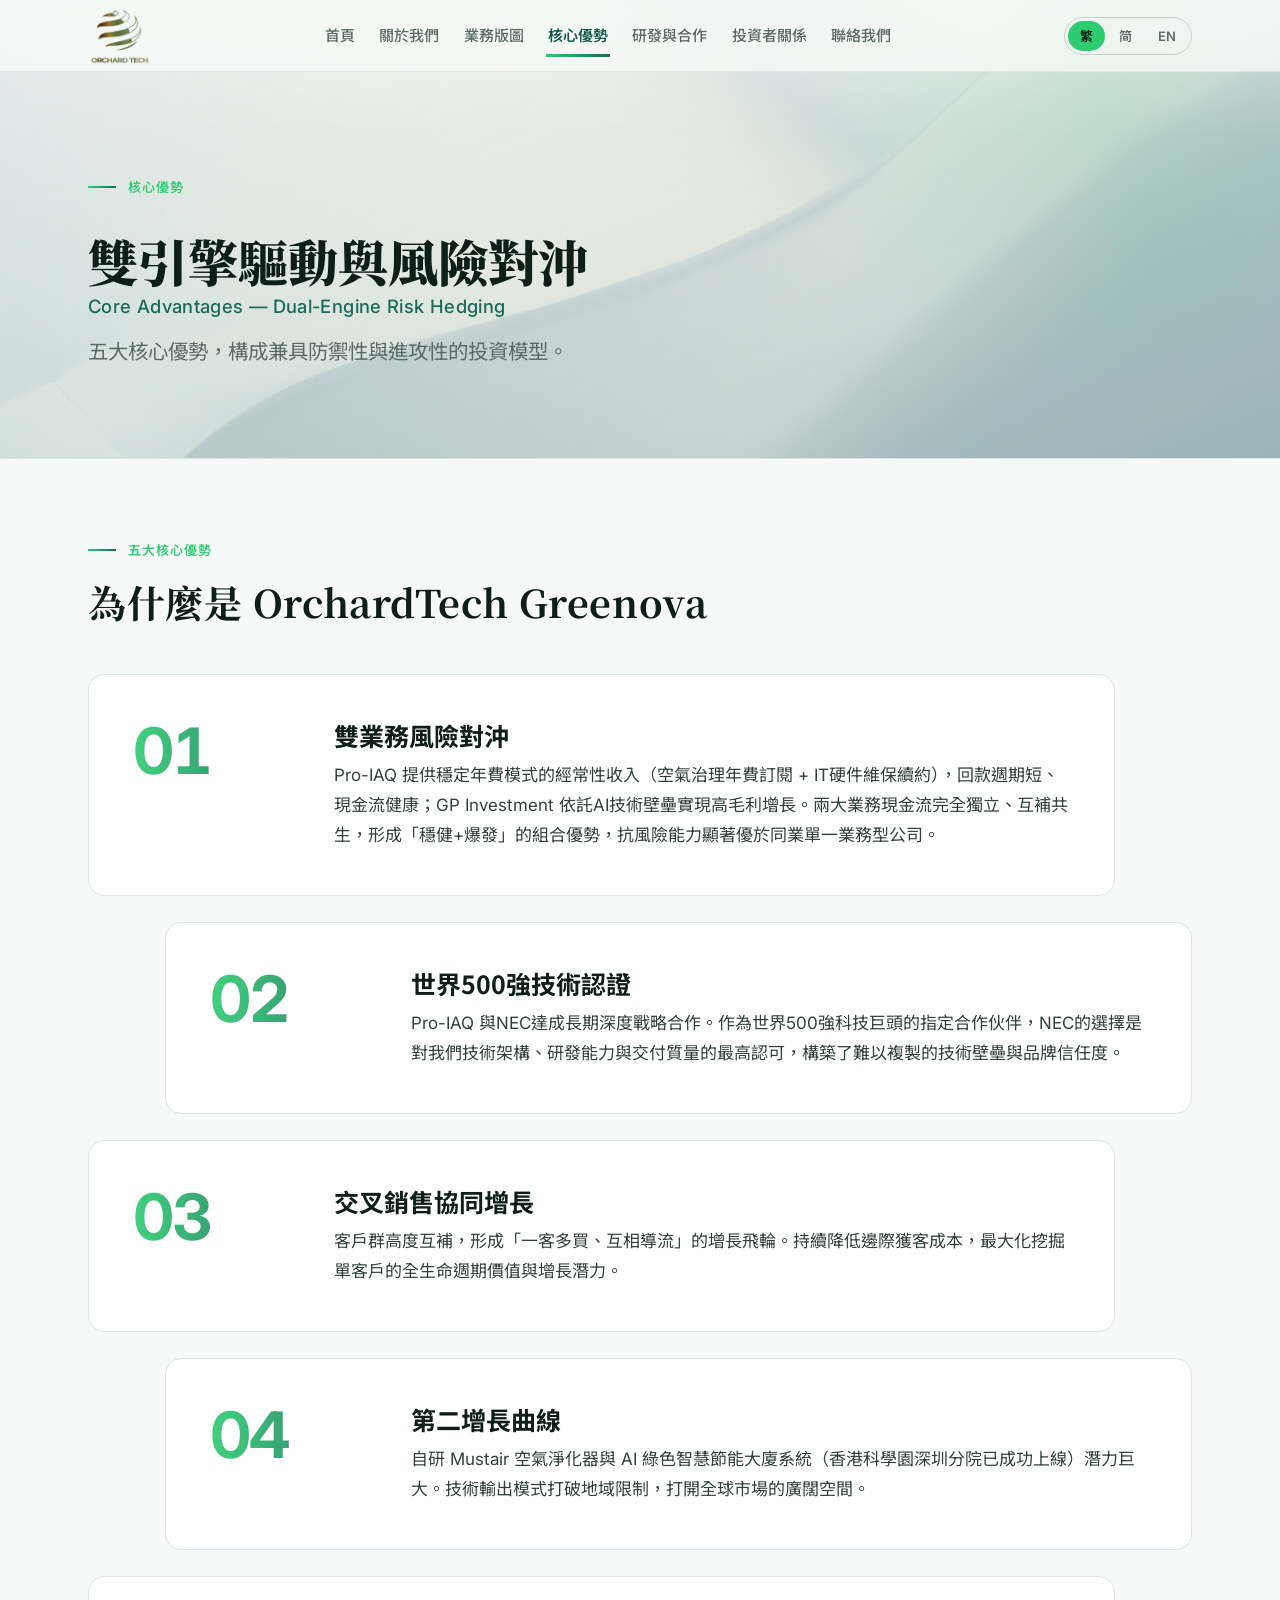
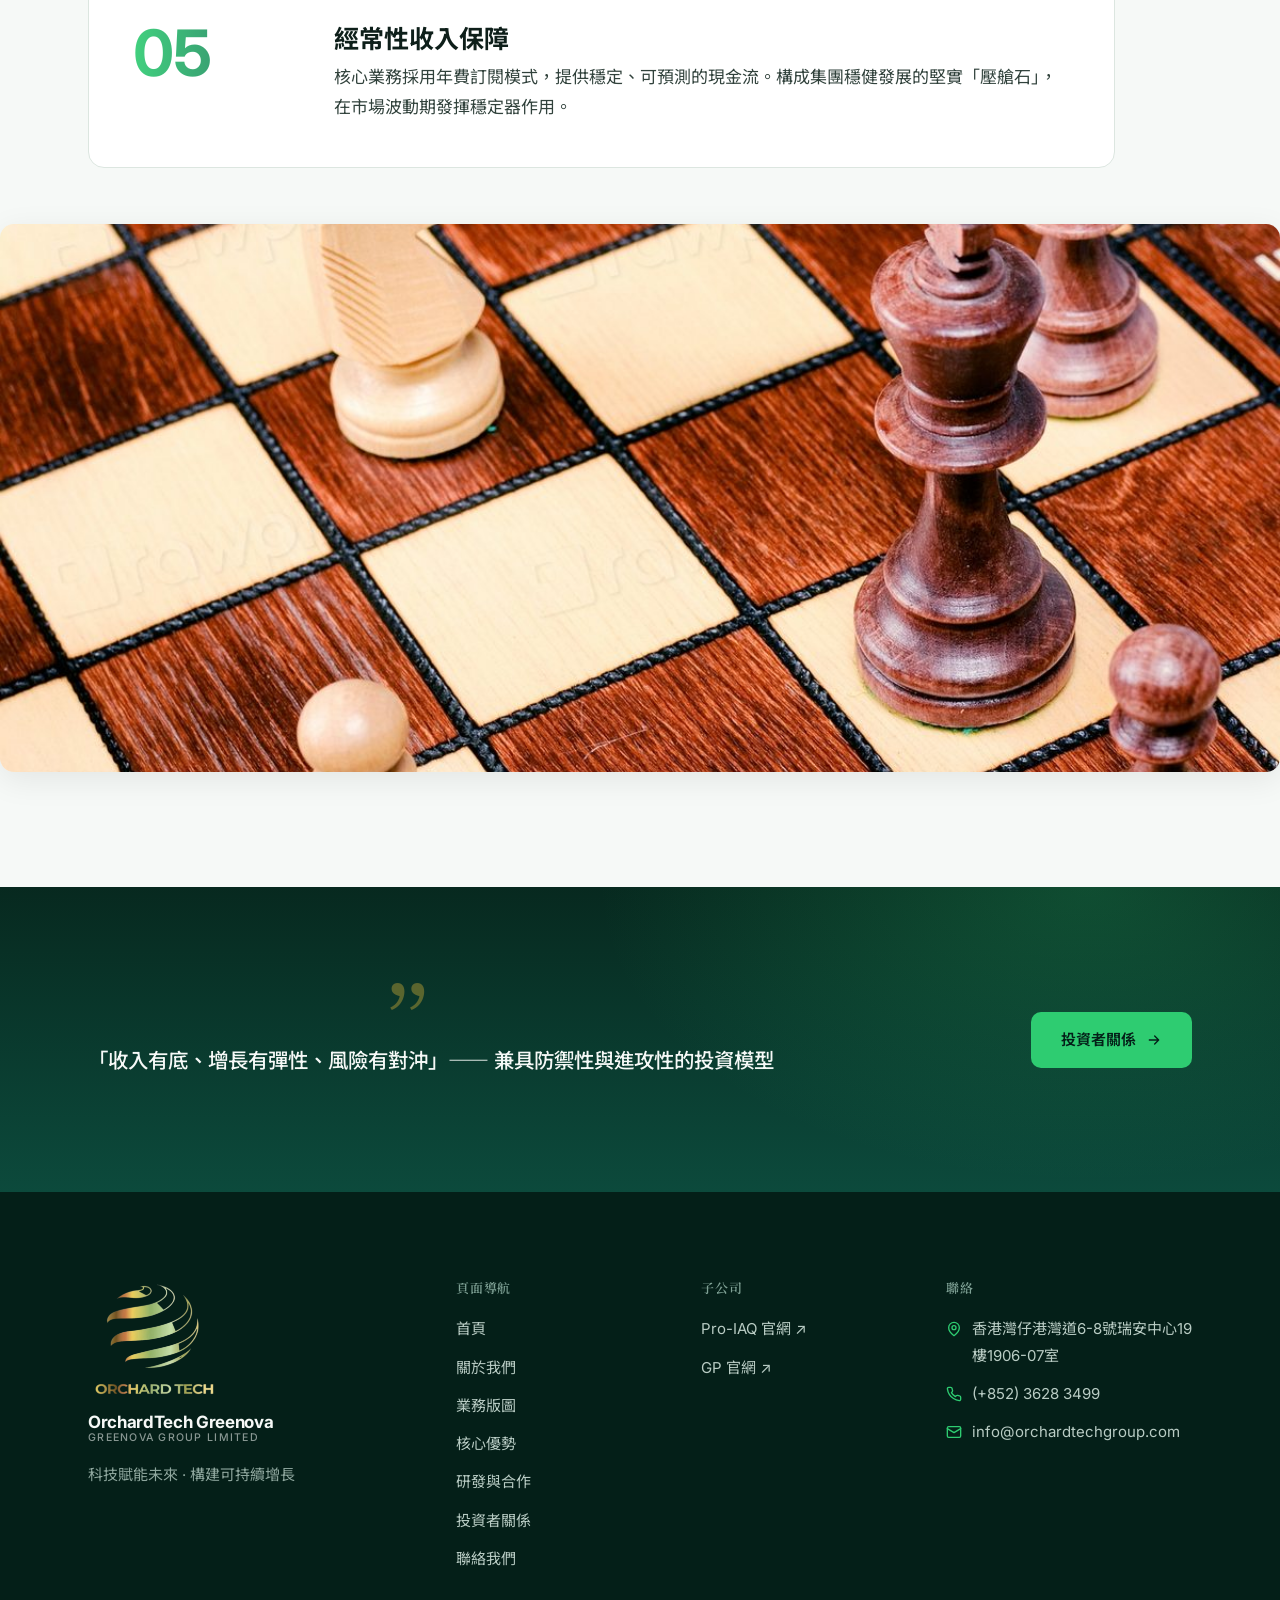
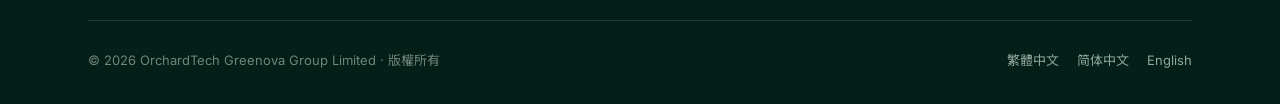
<file: advantages.html>
<!DOCTYPE html>
<html lang="zh-HK">
<head>
  <meta charset="UTF-8">
  <meta name="viewport" content="width=device-width, initial-scale=1.0">
  <title>核心優勢 | OrchardTech Greenova — 雙引擎驅動與風險對沖</title>
  <meta name="description" content="五大核心優勢：雙業務風險對沖、世界500強技術認證、交叉銷售協同增長、第二增長曲線、經常性收入保障。">

  <link rel="canonical" href="https://www.orchardtechgroup.com/advantages.html">
  <link rel="alternate" hreflang="zh-HK" href="https://www.orchardtechgroup.com/advantages.html">
  <link rel="alternate" hreflang="zh-CN" href="https://www.orchardtechgroup.com/advantages.html?lang=cn">
  <link rel="alternate" hreflang="en" href="https://www.orchardtechgroup.com/advantages.html?lang=en">
  <link rel="alternate" hreflang="x-default" href="https://www.orchardtechgroup.com/advantages.html">

  <meta property="og:type" content="website">
  <meta property="og:site_name" content="OrchardTech Greenova Group Limited">
  <meta property="og:url" content="https://www.orchardtechgroup.com/advantages.html">
  <meta property="og:title" content="核心優勢 | OrchardTech Greenova — 雙引擎驅動與風險對沖">
  <meta property="og:description" content="五大核心優勢：雙業務風險對沖、世界500強技術認證、交叉銷售協同增長、第二增長曲線、經常性收入保障。">
  <meta property="og:image" content="https://www.orchardtechgroup.com/assets/img/og-image.svg">
  <meta property="og:locale" content="zh_HK">
  <meta name="twitter:card" content="summary_large_image">
  <meta name="twitter:title" content="核心優勢 | OrchardTech Greenova — 雙引擎驅動與風險對沖">
  <meta name="twitter:description" content="五大核心優勢：雙業務風險對沖、世界500強技術認證、交叉銷售協同增長、第二增長曲線、經常性收入保障。">
  <meta name="twitter:image" content="https://www.orchardtechgroup.com/assets/img/og-image.svg">

  <link rel="icon" type="image/svg+xml" href="assets/img/favicon.svg">
  <link rel="preconnect" href="https://fonts.googleapis.com">
  <link rel="preconnect" href="https://fonts.gstatic.com" crossorigin>
  <link href="https://fonts.googleapis.com/css2?family=Space+Grotesk:wght@500;700&family=Inter:wght@400;500;600;700;800&family=Noto+Sans+HK:wght@400;500;700;900&family=Noto+Sans+SC:wght@400;500;700;900&family=Noto+Serif+HK:wght@700;900&family=Noto+Serif+SC:wght@700;900&family=Source+Serif+4:ital,opsz,wght@1,8..60,400;1,8..60,500&display=swap" rel="stylesheet">

  <link rel="stylesheet" href="assets/css/base.css?04fc7d5">
  <link rel="stylesheet" href="assets/css/layout.css?04fc7d6">
  <link rel="stylesheet" href="assets/css/components.css?04fc7d1">
  <link rel="stylesheet" href="assets/css/pages.css?04fc7d5">

  <script type="application/ld+json">
  {
    "@context": "https://schema.org",
    "@type": "BreadcrumbList",
    "itemListElement": [
      { "@type": "ListItem", "position": 1, "name": "首頁 Home", "item": "https://www.orchardtechgroup.com/" },
      { "@type": "ListItem", "position": 2, "name": "核心優勢 Core Advantages", "item": "https://www.orchardtechgroup.com/advantages.html" }
    ]
  }
  </script>
</head>
<body data-page="advantages">

  <a class="skip-link" href="#main" data-i18n="skip.link">跳至主要內容</a>

  <header class="site-header site-header--solid">
    <div class="container site-header__inner">
      <a class="brand" href="index.html" aria-label="OrchardTech Greenova Group Limited">
        <img src="assets/img/logo.png?v=1" alt="" width="134" height="117">
        <span class="brand__name">OrchardTech Greenova<small data-i18n="brand.sub">Greenova Group Limited</small></span>
      </a>
      <nav class="site-nav" aria-label="Primary">
        <ul>
          <li><a href="index.html" data-nav="home" data-i18n="nav.home">首頁</a></li>
          <li><a href="about.html" data-nav="about" data-i18n="nav.about">關於我們</a></li>
          <li><a href="business.html" data-nav="business" data-i18n="nav.business">業務版圖</a></li>
          <li><a href="advantages.html" data-nav="advantages" data-i18n="nav.advantages">核心優勢</a></li>
          <li><a href="rd-partnerships.html" data-nav="rd" data-i18n="nav.rd">研發與合作</a></li>
          <li><a href="investor-relations.html" data-nav="ir" data-i18n="nav.ir">投資者關係</a></li>
          <li><a href="contact.html" data-nav="contact" data-i18n="nav.contact">聯絡我們</a></li>
        </ul>
      </nav>
      <div class="header-actions">
        <div class="lang-toggle" role="group" aria-label="Language 語言">
          <button type="button" data-lang="zh" aria-pressed="true">繁</button>
          <button type="button" data-lang="cn" aria-pressed="false">简</button>
          <button type="button" data-lang="en" aria-pressed="false">EN</button>
        </div>
        <button class="nav-toggle" type="button" aria-expanded="false" aria-controls="mobile-menu"
                aria-label="打開導航菜單" data-i18n-attr="aria-label:nav.toggle">
          <span></span><span></span><span></span>
        </button>
      </div>
    </div>
  </header>

  <div class="mobile-menu" id="mobile-menu" aria-hidden="true">
    <button class="mobile-menu__close" type="button" aria-label="關閉導航菜單" data-i18n-attr="aria-label:nav.close">
      <span></span><span></span>
    </button>
    <nav aria-label="Mobile">
      <ul>
        <li><a href="index.html" data-nav="home"><span class="idx">01</span><span data-i18n="nav.home">首頁</span></a></li>
        <li><a href="about.html" data-nav="about"><span class="idx">02</span><span data-i18n="nav.about">關於我們</span></a></li>
        <li><a href="business.html" data-nav="business"><span class="idx">03</span><span data-i18n="nav.business">業務版圖</span></a></li>
        <li><a href="advantages.html" data-nav="advantages"><span class="idx">04</span><span data-i18n="nav.advantages">核心優勢</span></a></li>
        <li><a href="rd-partnerships.html" data-nav="rd"><span class="idx">05</span><span data-i18n="nav.rd">研發與合作</span></a></li>
        <li><a href="investor-relations.html" data-nav="ir"><span class="idx">06</span><span data-i18n="nav.ir">投資者關係</span></a></li>
        <li><a href="contact.html" data-nav="contact"><span class="idx">07</span><span data-i18n="nav.contact">聯絡我們</span></a></li>
      </ul>
    </nav>
    <div class="mobile-menu__foot">
      <div class="lang-toggle" role="group" aria-label="Language 語言">
        <button type="button" data-lang="zh" aria-pressed="true">繁體中文</button>
        <button type="button" data-lang="cn" aria-pressed="false">简体中文</button>
        <button type="button" data-lang="en" aria-pressed="false">English</button>
      </div>
    </div>
  </div>

  <main id="main">

    <!-- ================= Page hero ================= -->
    <section class="page-hero" aria-labelledby="page-title">
      <div class="container">
        <p class="eyebrow reveal" data-i18n="hero.eyebrow">核心優勢</p>
        <h1 id="page-title" class="reveal">
          <span data-i18n="hero.title">雙引擎驅動與風險對沖</span>
          <span class="page-hero__en display-en" data-i18n="hero.en">Core Advantages — Dual-Engine Risk Hedging</span>
        </h1>
        <p class="lead reveal" data-i18n="hero.lead">五大核心優勢，構成兼具防禦性與進攻性的投資模型。</p>
      </div>
    </section>

    <!-- ================= Five advantages ================= -->
    <section class="section" aria-labelledby="adv-title" style="padding-top:clamp(48px,6vw,72px)">
      <div class="container">
        <div class="section-head reveal" style="margin-bottom:48px">
          <p class="eyebrow" data-i18n="adv.eyebrow">五大核心優勢</p>
          <h2 class="section-title" id="adv-title" data-i18n="adv.title">為什麼是 OrchardTech Greenova</h2>
        </div>

        <div class="adv-grid" data-stagger>
          <article class="adv-block reveal">
            <span class="num" aria-hidden="true">01</span>
            <div>
              <h3 data-i18n="adv.1.title">雙業務風險對沖</h3>
              <p data-i18n="adv.1.body">Pro-IAQ 提供穩定年費模式的經常性收入（空氣治理年費訂閱 + IT硬件維保續約），回款週期短、現金流健康；GP Investment 依託AI技術壁壘實現高毛利增長。兩大業務現金流完全獨立、互補共生，形成「穩健+爆發」的組合優勢，抗風險能力顯著優於同業單一業務型公司。</p>
            </div>
          </article>
          <article class="adv-block reveal">
            <span class="num" aria-hidden="true">02</span>
            <div>
              <h3 data-i18n="adv.2.title">世界500強技術認證</h3>
              <p data-i18n="adv.2.body">Pro-IAQ 與NEC達成長期深度戰略合作。作為世界500強科技巨頭的指定合作伙伴，NEC的選擇是對我們技術架構、研發能力與交付質量的最高認可，構築了難以複製的技術壁壘與品牌信任度。</p>
            </div>
          </article>
          <article class="adv-block reveal">
            <span class="num" aria-hidden="true">03</span>
            <div>
              <h3 data-i18n="adv.3.title">交叉銷售協同增長</h3>
              <p data-i18n="adv.3.body">客戶群高度互補，形成「一客多買、互相導流」的增長飛輪。持續降低邊際獲客成本，最大化挖掘單客戶的全生命週期價值與增長潛力。</p>
            </div>
          </article>
          <article class="adv-block reveal">
            <span class="num" aria-hidden="true">04</span>
            <div>
              <h3 data-i18n="adv.4.title">第二增長曲線</h3>
              <p data-i18n="adv.4.body">自研 Mustair 空氣淨化器與 AI 綠色智慧節能大廈系統（香港科學園深圳分院已成功上線）潛力巨大。技術輸出模式打破地域限制，打開全球市場的廣闊空間。</p>
            </div>
          </article>
          <article class="adv-block reveal">
            <span class="num" aria-hidden="true">05</span>
            <div>
              <h3 data-i18n="adv.5.title">經常性收入保障</h3>
              <p data-i18n="adv.5.body">核心業務採用年費訂閱模式，提供穩定、可預測的現金流。構成集團穩健發展的堅實「壓艙石」，在市場波動期發揮穩定器作用。</p>
            </div>
          </article>
        </div>
      </div>
      <img class="content-img content-img--shadow" src="assets/img/pg-advantages-v1.jpg" alt="" loading="lazy" style="margin-top:56px;aspect-ratio:21/9">
    </section>

    <!-- ================= Tagline banner ================= -->
    <section class="band-dark section cta-banner" aria-label="Tagline">
      <div class="container cta-banner__inner">
        <blockquote class="quote-block reveal" style="text-align:left;margin:0;max-width:44em;padding-top:40px">
          <p data-i18n="tagline" style="margin:0;max-width:none">「收入有底、增長有彈性、風險有對沖」—— 兼具防禦性與進攻性的投資模型</p>
        </blockquote>
        <a class="btn btn--primary reveal" href="investor-relations.html"><span data-i18n="tagline.btn">投資者關係</span>
          <svg width="16" height="16" viewBox="0 0 24 24" fill="none" stroke="currentColor" stroke-width="2" stroke-linecap="round" stroke-linejoin="round" aria-hidden="true"><path d="M5 12h14M13 6l6 6-6 6"/></svg>
        </a>
      </div>
    </section>

  </main>

  <footer class="site-footer">
    <div class="container">
      <div class="footer-grid">
        <div class="footer-brand">
          <a class="brand" href="index.html" aria-label="OrchardTech Greenova Group Limited">
            <img src="assets/img/logo.png?v=1" alt="" width="134" height="117">
            <span class="brand__name">OrchardTech Greenova<small data-i18n="brand.sub">Greenova Group Limited</small></span>
          </a>
          <p data-i18n="footer.tagline">科技賦能生態未來 · 構建可持續價值增長引擎</p>
        </div>
        <nav aria-label="Footer">
          <h2 data-i18n="footer.nav">頁面導航</h2>
          <ul>
            <li><a href="index.html" data-i18n="nav.home">首頁</a></li>
            <li><a href="about.html" data-i18n="nav.about">關於我們</a></li>
            <li><a href="business.html" data-i18n="nav.business">業務版圖</a></li>
            <li><a href="advantages.html" data-i18n="nav.advantages">核心優勢</a></li>
            <li><a href="rd-partnerships.html" data-i18n="nav.rd">研發與合作</a></li>
            <li><a href="investor-relations.html" data-i18n="nav.ir">投資者關係</a></li>
            <li><a href="contact.html" data-i18n="nav.contact">聯絡我們</a></li>
          </ul>
        </nav>
        <div>
          <h2 data-i18n="footer.subs">子公司</h2>
          <ul>
            <li><a href="https://www.pro-iaq.com" target="_blank" rel="noopener" data-i18n="footer.sub.proiaq.link">Pro-IAQ 官網 ↗</a></li>
            <li><a href="business.html#gp" data-i18n="footer.sub.gp.link">GP 官網 ↗</a></li>
          </ul>
        </div>
        <div>
          <h2 data-i18n="footer.contact">聯絡</h2>
          <ul class="footer-contact">
            <li>
              <svg viewBox="0 0 24 24" fill="none" stroke="currentColor" stroke-width="2" stroke-linecap="round" stroke-linejoin="round" aria-hidden="true"><path d="M20 10c0 6-8 12-8 12s-8-6-8-12a8 8 0 0 1 16 0z"/><circle cx="12" cy="10" r="3"/></svg>
              <span data-i18n="footer.addr">香港灣仔港灣道6-8號瑞安中心19樓1906-07室</span>
            </li>
            <li>
              <svg viewBox="0 0 24 24" fill="none" stroke="currentColor" stroke-width="2" stroke-linecap="round" stroke-linejoin="round" aria-hidden="true"><path d="M22 16.9v3a2 2 0 0 1-2.2 2 19.8 19.8 0 0 1-8.6-3.1 19.5 19.5 0 0 1-6-6A19.8 19.8 0 0 1 2.1 4.2 2 2 0 0 1 4.1 2h3a2 2 0 0 1 2 1.7c.13.96.36 1.9.7 2.8a2 2 0 0 1-.45 2.1L8.1 9.9a16 16 0 0 0 6 6l1.3-1.3a2 2 0 0 1 2.1-.45c.9.34 1.84.57 2.8.7A2 2 0 0 1 22 16.9z"/></svg>
              <a href="tel:+85236283499" data-i18n="footer.tel">(+852) 3628 3499</a>
            </li>
            <li>
              <svg viewBox="0 0 24 24" fill="none" stroke="currentColor" stroke-width="2" stroke-linecap="round" stroke-linejoin="round" aria-hidden="true"><rect x="2" y="4" width="20" height="16" rx="2"/><path d="m22 7-10 6L2 7"/></svg>
              <a href="mailto:info@orchardtechgroup.com" data-i18n="footer.email">info@orchardtechgroup.com</a>
            </li>
          </ul>
        </div>
      </div>
      <div class="footer-legal">
        <p data-i18n="footer.legal">© 2026 OrchardTech Greenova Group Limited · 版權所有</p>
        <nav aria-label="Language">
          <a href="?lang=zh" data-i18n="footer.lang.zh">繁體中文</a>
          <a href="?lang=cn" data-i18n="footer.lang.cn">简体中文</a>
          <a href="?lang=en" data-i18n="footer.lang.en">English</a>
        </nav>
      </div>
    </div>
  </footer>

  <button class="back-to-top" type="button" aria-label="回到頂部" data-i18n-attr="aria-label:backtotop">
    <svg width="18" height="18" viewBox="0 0 24 24" fill="none" stroke="currentColor" stroke-width="2" stroke-linecap="round" stroke-linejoin="round" aria-hidden="true"><path d="M12 19V5M5 12l7-7 7 7"/></svg>
  </button>

  <script src="assets/js/i18n.js?04fc7d1"></script>
  <script src="assets/js/content/common.js?04fc7d1"></script>
  <script src="assets/js/content/advantages.js?04fc7d1"></script>
  <script src="assets/js/main.js?04fc7d1"></script>
</body>
</html>
</file>
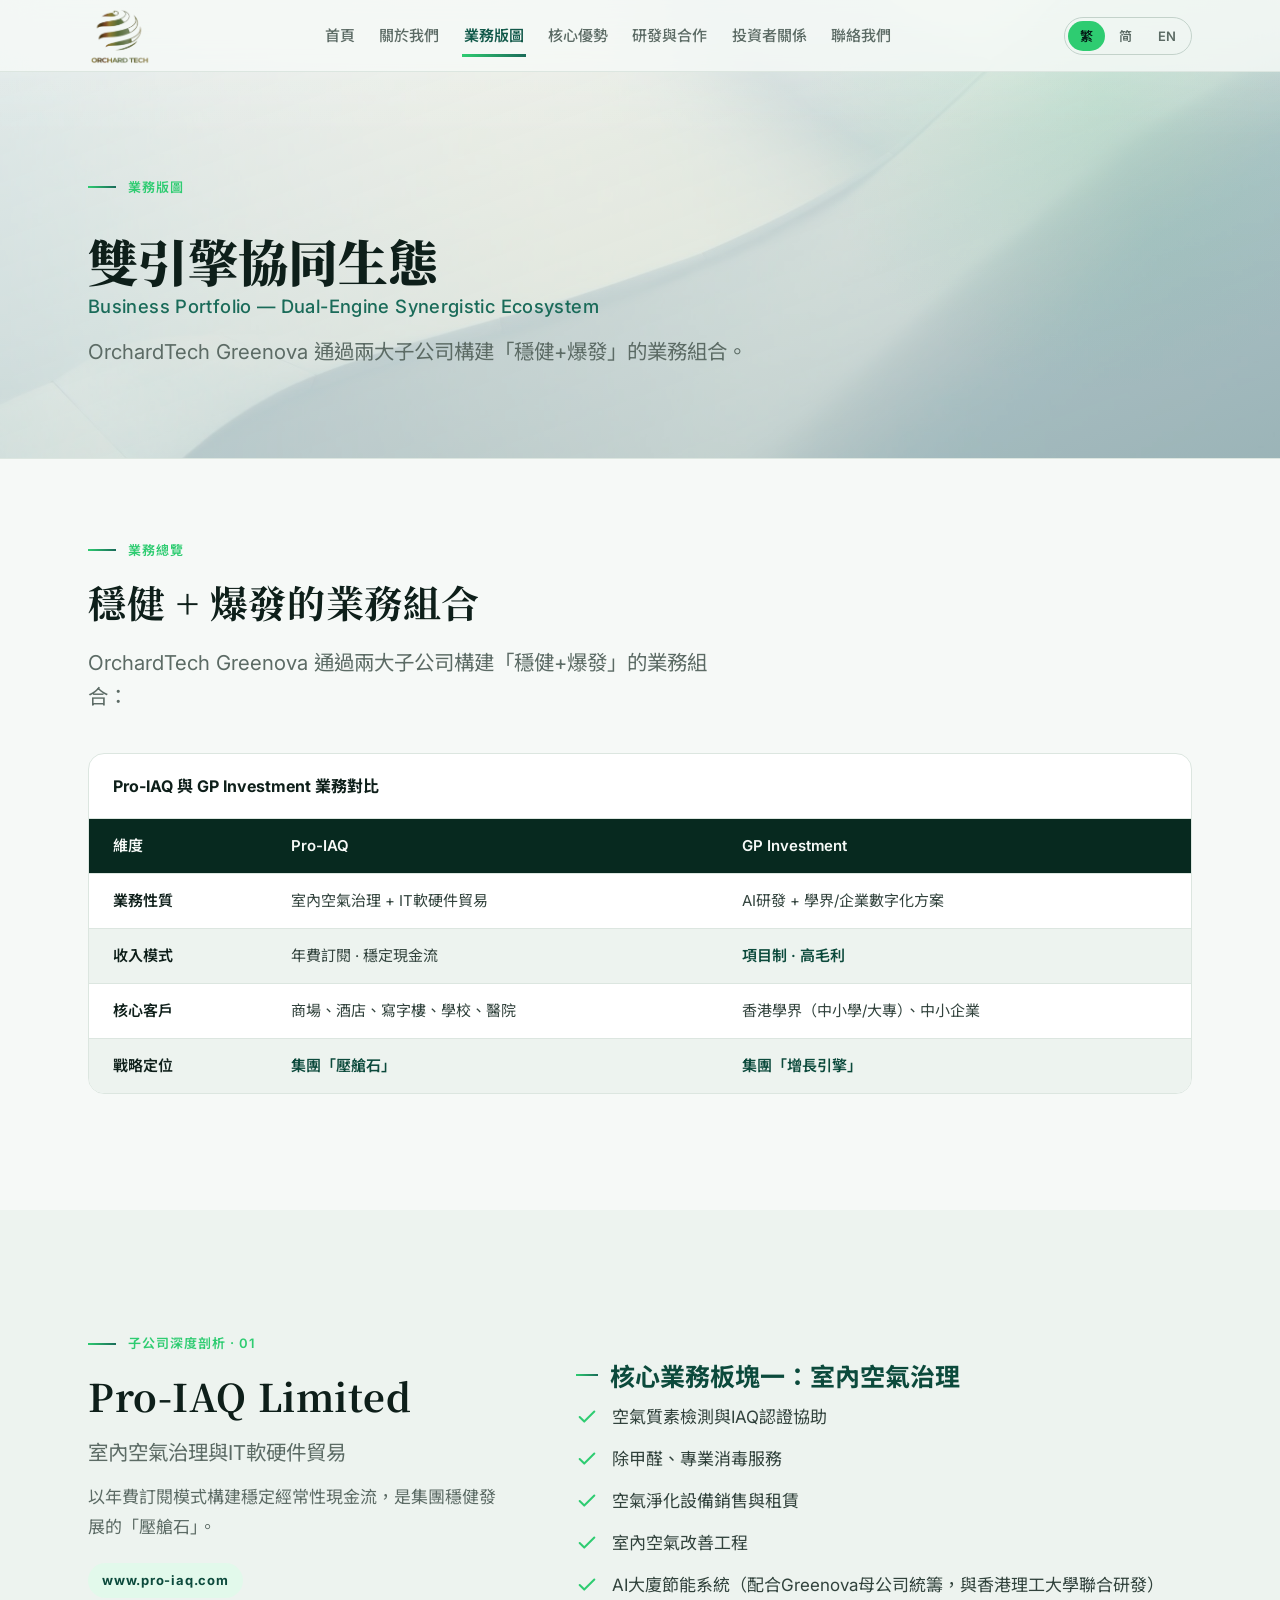
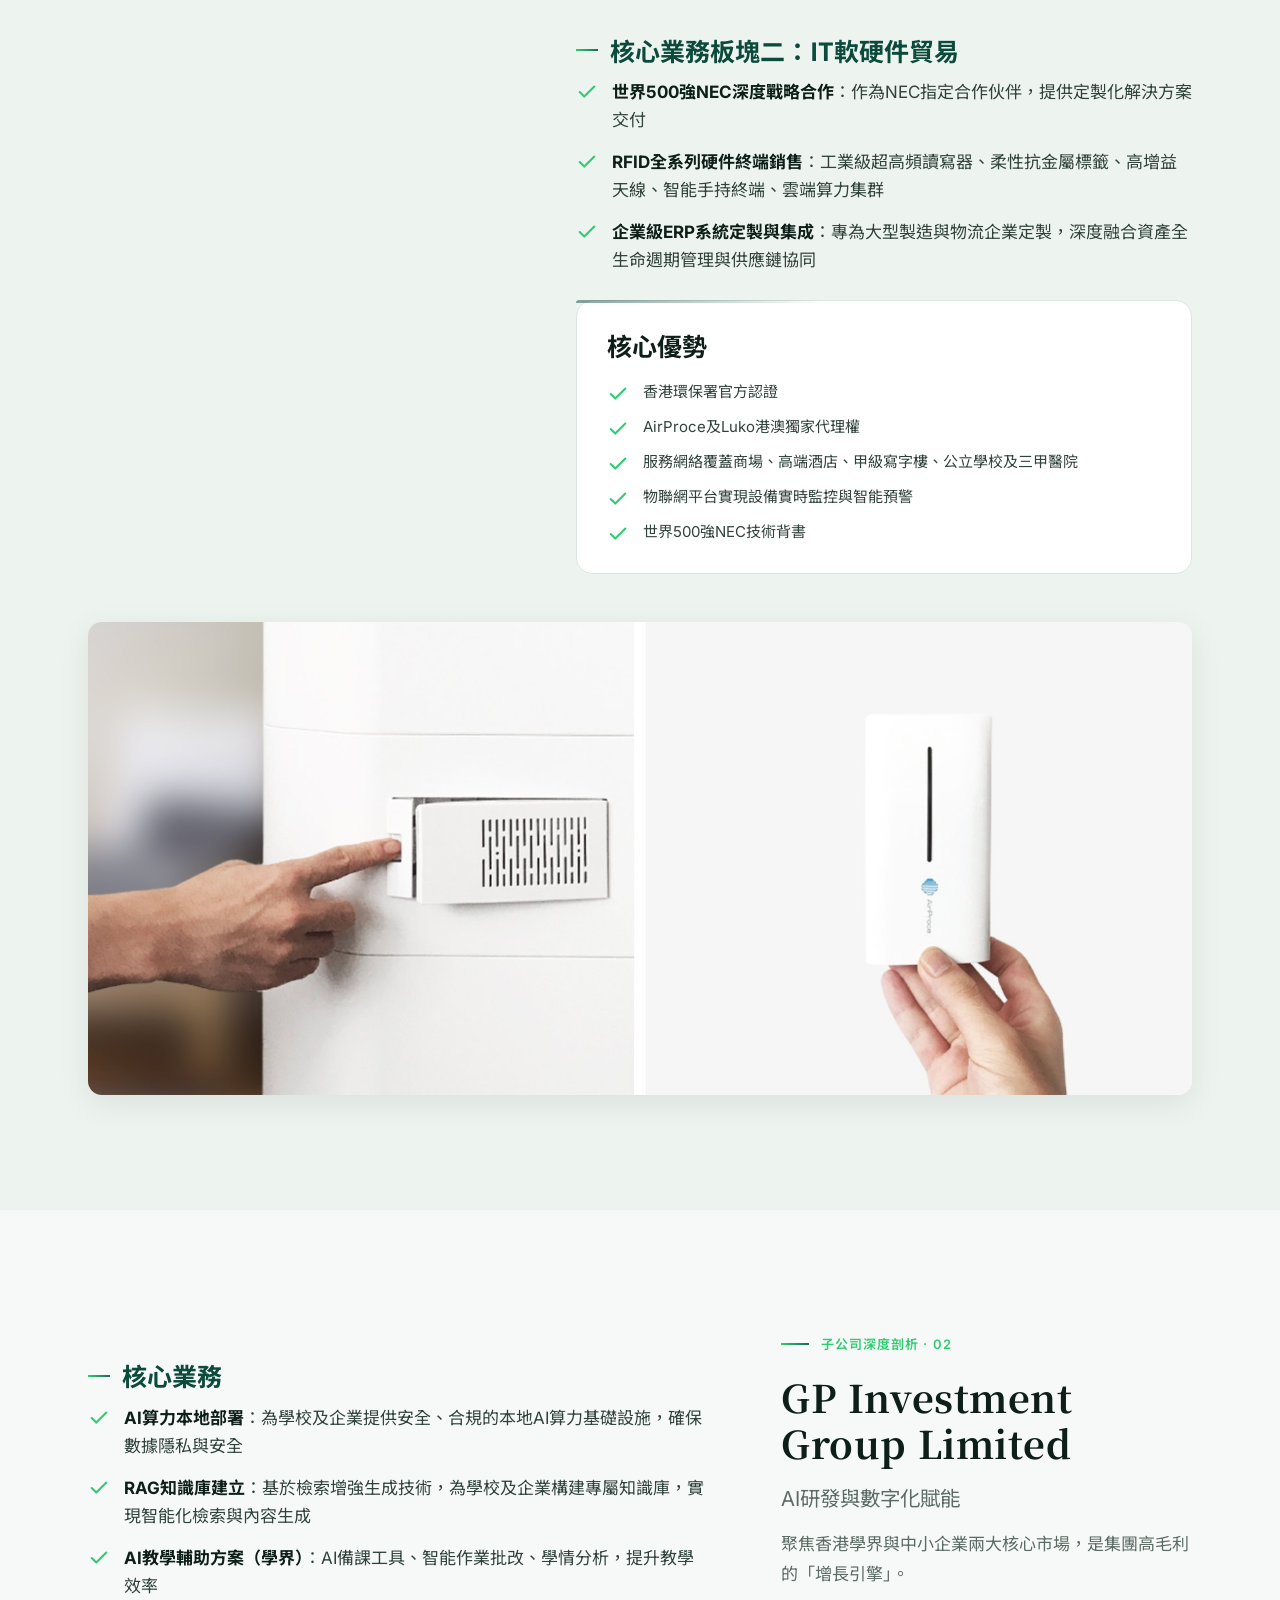
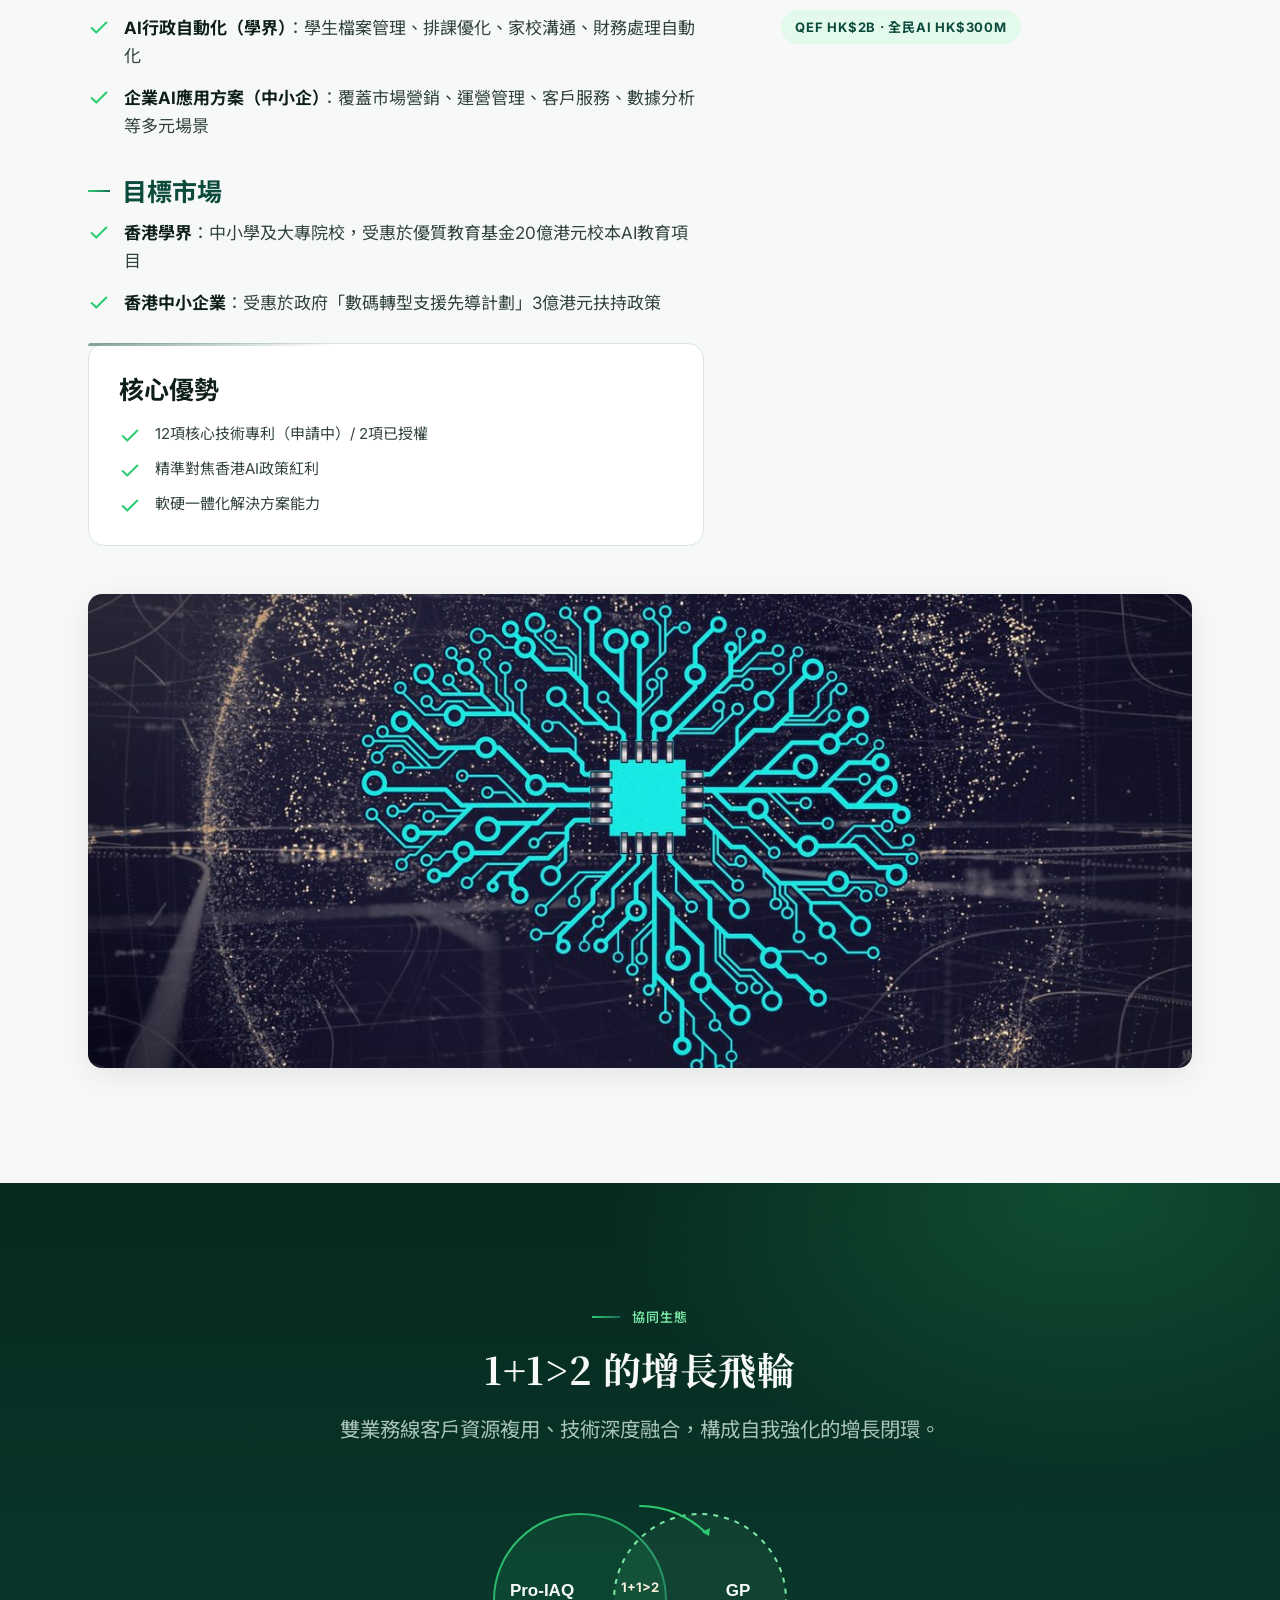
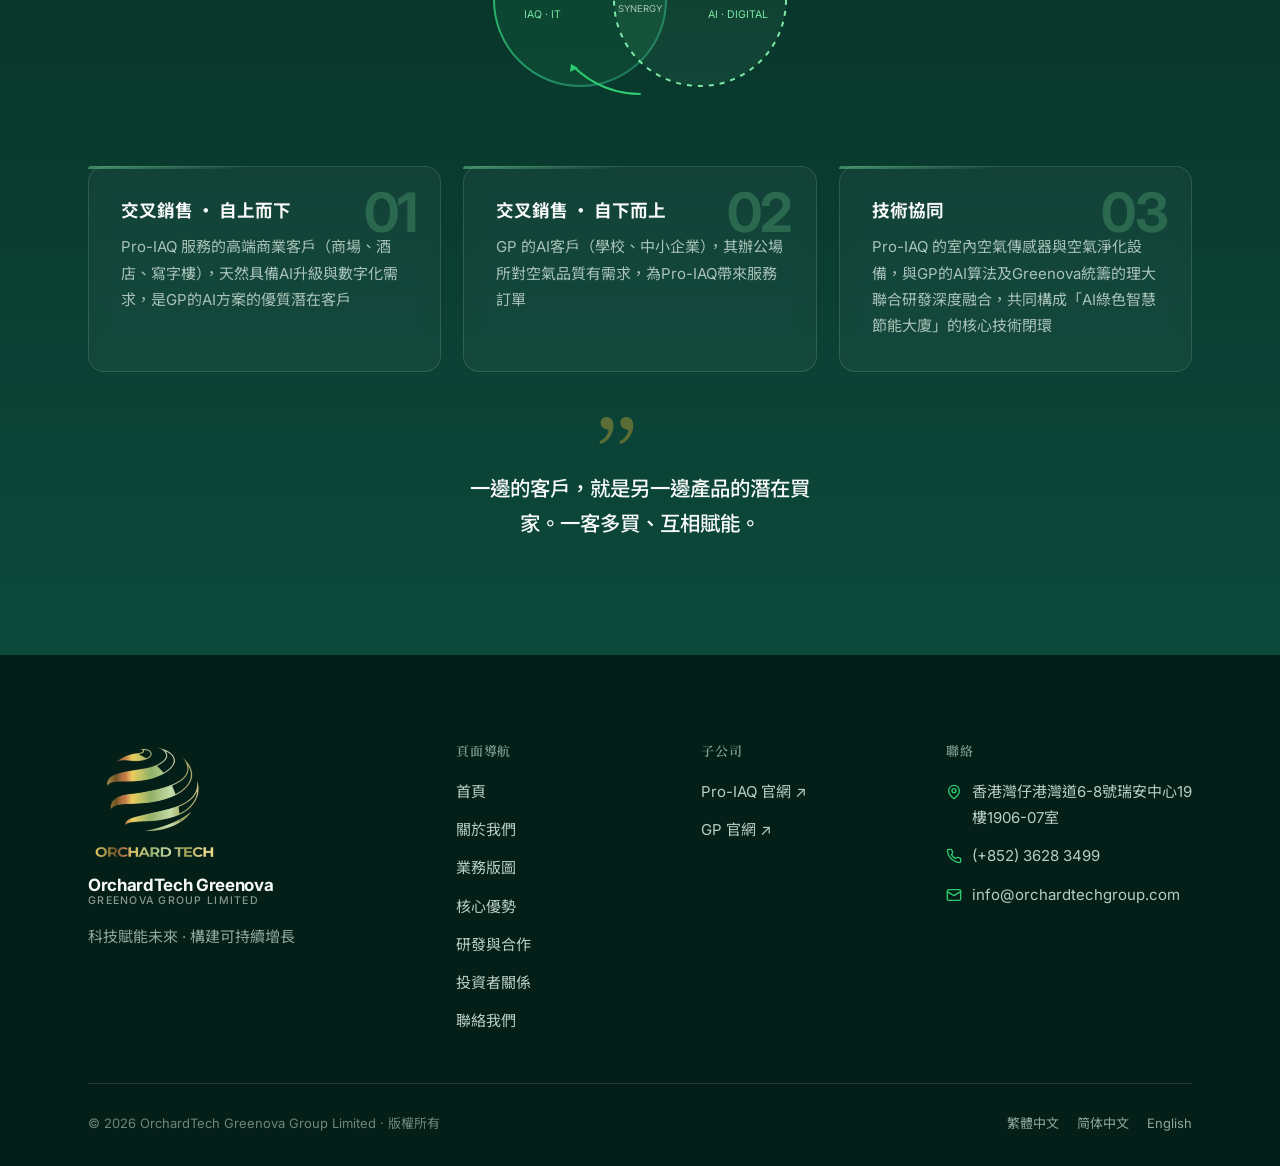
<file: business.html>
<!DOCTYPE html>
<html lang="zh-HK">
<head>
  <meta charset="UTF-8">
  <meta name="viewport" content="width=device-width, initial-scale=1.0">
  <title>業務版圖 | OrchardTech Greenova — 雙引擎協同生態</title>
  <meta name="description" content="OrchardTech Greenova 通過兩大子公司構建「穩健+爆發」的業務組合：Pro-IAQ 室內空氣治理與IT軟硬件貿易，GP Investment AI研發與數字化賦能。">

  <link rel="canonical" href="https://www.orchardtechgroup.com/business.html">
  <link rel="alternate" hreflang="zh-HK" href="https://www.orchardtechgroup.com/business.html">
  <link rel="alternate" hreflang="zh-CN" href="https://www.orchardtechgroup.com/business.html?lang=cn">
  <link rel="alternate" hreflang="en" href="https://www.orchardtechgroup.com/business.html?lang=en">
  <link rel="alternate" hreflang="x-default" href="https://www.orchardtechgroup.com/business.html">

  <meta property="og:type" content="website">
  <meta property="og:site_name" content="OrchardTech Greenova Group Limited">
  <meta property="og:url" content="https://www.orchardtechgroup.com/business.html">
  <meta property="og:title" content="業務版圖 | OrchardTech Greenova — 雙引擎協同生態">
  <meta property="og:description" content="OrchardTech Greenova 通過兩大子公司構建「穩健+爆發」的業務組合：Pro-IAQ 室內空氣治理與IT軟硬件貿易，GP Investment AI研發與數字化賦能。">
  <meta property="og:image" content="https://www.orchardtechgroup.com/assets/img/og-image.svg">
  <meta property="og:locale" content="zh_HK">
  <meta name="twitter:card" content="summary_large_image">
  <meta name="twitter:title" content="業務版圖 | OrchardTech Greenova — 雙引擎協同生態">
  <meta name="twitter:description" content="OrchardTech Greenova 通過兩大子公司構建「穩健+爆發」的業務組合。">
  <meta name="twitter:image" content="https://www.orchardtechgroup.com/assets/img/og-image.svg">

  <link rel="icon" type="image/svg+xml" href="assets/img/favicon.svg">
  <link rel="preconnect" href="https://fonts.googleapis.com">
  <link rel="preconnect" href="https://fonts.gstatic.com" crossorigin>
  <link href="https://fonts.googleapis.com/css2?family=Space+Grotesk:wght@500;700&family=Inter:wght@400;500;600;700;800&family=Noto+Sans+HK:wght@400;500;700;900&family=Noto+Sans+SC:wght@400;500;700;900&family=Noto+Serif+HK:wght@700;900&family=Noto+Serif+SC:wght@700;900&family=Source+Serif+4:ital,opsz,wght@1,8..60,400;1,8..60,500&display=swap" rel="stylesheet">

  <link rel="stylesheet" href="assets/css/base.css?04fc7d5">
  <link rel="stylesheet" href="assets/css/layout.css?04fc7d6">
  <link rel="stylesheet" href="assets/css/components.css?04fc7d1">
  <link rel="stylesheet" href="assets/css/pages.css?04fc7d5">

  <script type="application/ld+json">
  {
    "@context": "https://schema.org",
    "@type": "BreadcrumbList",
    "itemListElement": [
      { "@type": "ListItem", "position": 1, "name": "首頁 Home", "item": "https://www.orchardtechgroup.com/" },
      { "@type": "ListItem", "position": 2, "name": "業務版圖 Business Portfolio", "item": "https://www.orchardtechgroup.com/business.html" }
    ]
  }
  </script>
</head>
<body data-page="business">

  <a class="skip-link" href="#main" data-i18n="skip.link">跳至主要內容</a>

  <header class="site-header site-header--solid">
    <div class="container site-header__inner">
      <a class="brand" href="index.html" aria-label="OrchardTech Greenova Group Limited">
        <img src="assets/img/logo.png?v=1" alt="" width="134" height="117">
        <span class="brand__name">OrchardTech Greenova<small data-i18n="brand.sub">Greenova Group Limited</small></span>
      </a>
      <nav class="site-nav" aria-label="Primary">
        <ul>
          <li><a href="index.html" data-nav="home" data-i18n="nav.home">首頁</a></li>
          <li><a href="about.html" data-nav="about" data-i18n="nav.about">關於我們</a></li>
          <li><a href="business.html" data-nav="business" data-i18n="nav.business">業務版圖</a></li>
          <li><a href="advantages.html" data-nav="advantages" data-i18n="nav.advantages">核心優勢</a></li>
          <li><a href="rd-partnerships.html" data-nav="rd" data-i18n="nav.rd">研發與合作</a></li>
          <li><a href="investor-relations.html" data-nav="ir" data-i18n="nav.ir">投資者關係</a></li>
          <li><a href="contact.html" data-nav="contact" data-i18n="nav.contact">聯絡我們</a></li>
        </ul>
      </nav>
      <div class="header-actions">
        <div class="lang-toggle" role="group" aria-label="Language 語言">
          <button type="button" data-lang="zh" aria-pressed="true">繁</button>
          <button type="button" data-lang="cn" aria-pressed="false">简</button>
          <button type="button" data-lang="en" aria-pressed="false">EN</button>
        </div>
        <button class="nav-toggle" type="button" aria-expanded="false" aria-controls="mobile-menu"
                aria-label="打開導航菜單" data-i18n-attr="aria-label:nav.toggle">
          <span></span><span></span><span></span>
        </button>
      </div>
    </div>
  </header>

  <div class="mobile-menu" id="mobile-menu" aria-hidden="true">
    <button class="mobile-menu__close" type="button" aria-label="關閉導航菜單" data-i18n-attr="aria-label:nav.close">
      <span></span><span></span>
    </button>
    <nav aria-label="Mobile">
      <ul>
        <li><a href="index.html" data-nav="home"><span class="idx">01</span><span data-i18n="nav.home">首頁</span></a></li>
        <li><a href="about.html" data-nav="about"><span class="idx">02</span><span data-i18n="nav.about">關於我們</span></a></li>
        <li><a href="business.html" data-nav="business"><span class="idx">03</span><span data-i18n="nav.business">業務版圖</span></a></li>
        <li><a href="advantages.html" data-nav="advantages"><span class="idx">04</span><span data-i18n="nav.advantages">核心優勢</span></a></li>
        <li><a href="rd-partnerships.html" data-nav="rd"><span class="idx">05</span><span data-i18n="nav.rd">研發與合作</span></a></li>
        <li><a href="investor-relations.html" data-nav="ir"><span class="idx">06</span><span data-i18n="nav.ir">投資者關係</span></a></li>
        <li><a href="contact.html" data-nav="contact"><span class="idx">07</span><span data-i18n="nav.contact">聯絡我們</span></a></li>
      </ul>
    </nav>
    <div class="mobile-menu__foot">
      <div class="lang-toggle" role="group" aria-label="Language 語言">
        <button type="button" data-lang="zh" aria-pressed="true">繁體中文</button>
        <button type="button" data-lang="cn" aria-pressed="false">简体中文</button>
        <button type="button" data-lang="en" aria-pressed="false">English</button>
      </div>
    </div>
  </div>

  <main id="main">

    <!-- ================= Page hero ================= -->
    <section class="page-hero" aria-labelledby="page-title">
      <div class="container">
        <p class="eyebrow reveal" data-i18n="hero.eyebrow">業務版圖</p>
        <h1 id="page-title" class="reveal">
          <span data-i18n="hero.title">雙引擎協同生態</span>
          <span class="page-hero__en display-en" data-i18n="hero.en">Business Portfolio — Dual-Engine Synergistic Ecosystem</span>
        </h1>
        <p class="lead reveal" data-i18n="hero.lead">OrchardTech Greenova 通過兩大子公司構建「穩健+爆發」的業務組合。</p>
      </div>
    </section>

    <!-- ================= Overview comparison table ================= -->
    <section class="section" aria-labelledby="ov-title" style="padding-top:clamp(48px,6vw,72px)">
      <div class="container">
        <div class="section-head reveal" style="margin-bottom:40px">
          <p class="eyebrow" data-i18n="ov.eyebrow">業務總覽</p>
          <h2 class="section-title" id="ov-title" data-i18n="ov.title">穩健 + 爆發的業務組合</h2>
          <p class="section-lead" data-i18n="ov.lead">OrchardTech Greenova 通過兩大子公司構建「穩健+爆發」的業務組合：</p>
        </div>
        <div class="table-wrap reveal">
          <table class="data-table">
            <caption data-i18n="ov.table.caption">Pro-IAQ 與 GP Investment 業務對比</caption>
            <thead>
              <tr>
                <th scope="col" data-i18n="ov.th.dim">維度</th>
                <th scope="col" data-i18n="ov.th.proiaq">Pro-IAQ</th>
                <th scope="col" data-i18n="ov.th.gp">GP Investment</th>
              </tr>
            </thead>
            <tbody>
              <tr>
                <td data-th="維度" data-i18n="ov.r1.dim">業務性質</td>
                <td data-th="Pro-IAQ" data-i18n="ov.r1.proiaq">室內空氣治理 + IT軟硬件貿易</td>
                <td data-th="GP Investment" data-i18n="ov.r1.gp">AI研發 + 學界/企業數字化方案</td>
              </tr>
              <tr>
                <td data-th="維度" data-i18n="ov.r2.dim">收入模式</td>
                <td data-th="Pro-IAQ" data-i18n="ov.r2.proiaq">年費訂閱 · 穩定現金流</td>
                <td data-th="GP Investment" class="cell-strong" data-i18n="ov.r2.gp">項目制 · 高毛利</td>
              </tr>
              <tr>
                <td data-th="維度" data-i18n="ov.r3.dim">核心客戶</td>
                <td data-th="Pro-IAQ" data-i18n="ov.r3.proiaq">商場、酒店、寫字樓、學校、醫院</td>
                <td data-th="GP Investment" data-i18n="ov.r3.gp">香港學界（中小學/大專）、中小企業</td>
              </tr>
              <tr>
                <td data-th="維度" data-i18n="ov.r4.dim">戰略定位</td>
                <td data-th="Pro-IAQ" class="cell-strong" data-i18n="ov.r4.proiaq">集團「壓艙石」</td>
                <td data-th="GP Investment" class="cell-strong" data-i18n="ov.r4.gp">集團「增長引擎」</td>
              </tr>
            </tbody>
          </table>
        </div>
      </div>
    </section>

    <!-- ================= Pro-IAQ deep-dive (pattern C) ================= -->
    <section class="section section--surface" aria-labelledby="proiaq-title" id="proiaq">
      <div class="container">
        <div class="split">
          <div class="split__sticky reveal">
            <p class="eyebrow" data-i18n="proiaq.eyebrow">子公司深度剖析 · 01</p>
            <h2 class="section-title" id="proiaq-title" data-i18n="proiaq.title">Pro-IAQ Limited</h2>
            <p class="section-lead" data-i18n="proiaq.sub">室內空氣治理與IT軟硬件貿易</p>
            <p style="margin-top:14px;color:var(--ink-500)" data-i18n="proiaq.lead">以年費訂閱模式構建穩定經常性現金流，是集團穩健發展的「壓艙石」。</p>
            <span class="tag">www.pro-iaq.com</span>
          </div>
          <div class="split__body">
            <div>
              <h3 class="sub-head" data-i18n="proiaq.u1.h">核心業務板塊一：室內空氣治理</h3>
              <ul class="checklist">
                <li><svg viewBox="0 0 24 24" fill="none" stroke="currentColor" stroke-width="2.2" stroke-linecap="round" stroke-linejoin="round" aria-hidden="true"><path d="M20 6 9 17l-5-5"/></svg><span data-i18n="proiaq.u1.1">空氣質素檢測與IAQ認證協助</span></li>
                <li><svg viewBox="0 0 24 24" fill="none" stroke="currentColor" stroke-width="2.2" stroke-linecap="round" stroke-linejoin="round" aria-hidden="true"><path d="M20 6 9 17l-5-5"/></svg><span data-i18n="proiaq.u1.2">除甲醛、專業消毒服務</span></li>
                <li><svg viewBox="0 0 24 24" fill="none" stroke="currentColor" stroke-width="2.2" stroke-linecap="round" stroke-linejoin="round" aria-hidden="true"><path d="M20 6 9 17l-5-5"/></svg><span data-i18n="proiaq.u1.3">空氣淨化設備銷售與租賃</span></li>
                <li><svg viewBox="0 0 24 24" fill="none" stroke="currentColor" stroke-width="2.2" stroke-linecap="round" stroke-linejoin="round" aria-hidden="true"><path d="M20 6 9 17l-5-5"/></svg><span data-i18n="proiaq.u1.4">室內空氣改善工程</span></li>
                <li><svg viewBox="0 0 24 24" fill="none" stroke="currentColor" stroke-width="2.2" stroke-linecap="round" stroke-linejoin="round" aria-hidden="true"><path d="M20 6 9 17l-5-5"/></svg><span data-i18n="proiaq.u1.5">AI大廈節能系統（配合Greenova母公司統籌，與香港理工大學聯合研發）</span></li>
              </ul>
            </div>
            <div>
              <h3 class="sub-head" data-i18n="proiaq.u2.h">核心業務板塊二：IT軟硬件貿易</h3>
              <ul class="checklist">
                <li><svg viewBox="0 0 24 24" fill="none" stroke="currentColor" stroke-width="2.2" stroke-linecap="round" stroke-linejoin="round" aria-hidden="true"><path d="M20 6 9 17l-5-5"/></svg><span><strong data-i18n="proiaq.u2.1.t">世界500強NEC深度戰略合作</strong>：<span data-i18n="proiaq.u2.1.d">作為NEC指定合作伙伴，提供定製化解決方案交付</span></span></li>
                <li><svg viewBox="0 0 24 24" fill="none" stroke="currentColor" stroke-width="2.2" stroke-linecap="round" stroke-linejoin="round" aria-hidden="true"><path d="M20 6 9 17l-5-5"/></svg><span><strong data-i18n="proiaq.u2.2.t">RFID全系列硬件終端銷售</strong>：<span data-i18n="proiaq.u2.2.d">工業級超高頻讀寫器、柔性抗金屬標籤、高增益天線、智能手持終端、雲端算力集群</span></span></li>
                <li><svg viewBox="0 0 24 24" fill="none" stroke="currentColor" stroke-width="2.2" stroke-linecap="round" stroke-linejoin="round" aria-hidden="true"><path d="M20 6 9 17l-5-5"/></svg><span><strong data-i18n="proiaq.u2.3.t">企業級ERP系統定製與集成</strong>：<span data-i18n="proiaq.u2.3.d">專為大型製造與物流企業定製，深度融合資產全生命週期管理與供應鏈協同</span></span></li>
              </ul>
            </div>
            <div class="panel">
              <h3 data-i18n="proiaq.str.h">核心優勢</h3>
              <ul class="checklist checklist--compact" style="margin-top:18px">
                <li><svg viewBox="0 0 24 24" fill="none" stroke="currentColor" stroke-width="2.2" stroke-linecap="round" stroke-linejoin="round" aria-hidden="true"><path d="M20 6 9 17l-5-5"/></svg><span data-i18n="proiaq.str.1">香港環保署官方認證</span></li>
                <li><svg viewBox="0 0 24 24" fill="none" stroke="currentColor" stroke-width="2.2" stroke-linecap="round" stroke-linejoin="round" aria-hidden="true"><path d="M20 6 9 17l-5-5"/></svg><span data-i18n="proiaq.str.2">AirProce及Luko港澳獨家代理權</span></li>
                <li><svg viewBox="0 0 24 24" fill="none" stroke="currentColor" stroke-width="2.2" stroke-linecap="round" stroke-linejoin="round" aria-hidden="true"><path d="M20 6 9 17l-5-5"/></svg><span data-i18n="proiaq.str.3">服務網絡覆蓋商場、高端酒店、甲級寫字樓、公立學校及三甲醫院</span></li>
                <li><svg viewBox="0 0 24 24" fill="none" stroke="currentColor" stroke-width="2.2" stroke-linecap="round" stroke-linejoin="round" aria-hidden="true"><path d="M20 6 9 17l-5-5"/></svg><span data-i18n="proiaq.str.4">物聯網平台實現設備實時監控與智能預警</span></li>
                <li><svg viewBox="0 0 24 24" fill="none" stroke="currentColor" stroke-width="2.2" stroke-linecap="round" stroke-linejoin="round" aria-hidden="true"><path d="M20 6 9 17l-5-5"/></svg><span data-i18n="proiaq.str.5">世界500強NEC技術背書</span></li>
              </ul>
            </div>
          </div>
        </div>
        <img class="content-img content-img--shadow" src="assets/img/pg-airquality-v9.jpg" alt="" loading="lazy" style="margin-top:48px;aspect-ratio:21/9">
      </div>
    </section>

    <!-- ================= GP deep-dive (pattern C, mirrored) ================= -->
    <section class="section" aria-labelledby="gp-title" id="gp">
      <div class="container">
        <div class="split split--reverse">
          <div class="split__body">
            <div>
              <h3 class="sub-head" data-i18n="gp.core.h">核心業務</h3>
              <ul class="checklist">
                <li><svg viewBox="0 0 24 24" fill="none" stroke="currentColor" stroke-width="2.2" stroke-linecap="round" stroke-linejoin="round" aria-hidden="true"><path d="M20 6 9 17l-5-5"/></svg><span><strong data-i18n="gp.core.1.t">AI算力本地部署</strong>：<span data-i18n="gp.core.1.d">為學校及企業提供安全、合規的本地AI算力基礎設施，確保數據隱私與安全</span></span></li>
                <li><svg viewBox="0 0 24 24" fill="none" stroke="currentColor" stroke-width="2.2" stroke-linecap="round" stroke-linejoin="round" aria-hidden="true"><path d="M20 6 9 17l-5-5"/></svg><span><strong data-i18n="gp.core.2.t">RAG知識庫建立</strong>：<span data-i18n="gp.core.2.d">基於檢索增強生成技術，為學校及企業構建專屬知識庫，實現智能化檢索與內容生成</span></span></li>
                <li><svg viewBox="0 0 24 24" fill="none" stroke="currentColor" stroke-width="2.2" stroke-linecap="round" stroke-linejoin="round" aria-hidden="true"><path d="M20 6 9 17l-5-5"/></svg><span><strong data-i18n="gp.core.3.t">AI教學輔助方案（學界）</strong>：<span data-i18n="gp.core.3.d">AI備課工具、智能作業批改、學情分析，提升教學效率</span></span></li>
                <li><svg viewBox="0 0 24 24" fill="none" stroke="currentColor" stroke-width="2.2" stroke-linecap="round" stroke-linejoin="round" aria-hidden="true"><path d="M20 6 9 17l-5-5"/></svg><span><strong data-i18n="gp.core.4.t">AI行政自動化（學界）</strong>：<span data-i18n="gp.core.4.d">學生檔案管理、排課優化、家校溝通、財務處理自動化</span></span></li>
                <li><svg viewBox="0 0 24 24" fill="none" stroke="currentColor" stroke-width="2.2" stroke-linecap="round" stroke-linejoin="round" aria-hidden="true"><path d="M20 6 9 17l-5-5"/></svg><span><strong data-i18n="gp.core.5.t">企業AI應用方案（中小企）</strong>：<span data-i18n="gp.core.5.d">覆蓋市場營銷、運營管理、客戶服務、數據分析等多元場景</span></span></li>
              </ul>
            </div>
            <div>
              <h3 class="sub-head" data-i18n="gp.market.h">目標市場</h3>
              <ul class="checklist">
                <li><svg viewBox="0 0 24 24" fill="none" stroke="currentColor" stroke-width="2.2" stroke-linecap="round" stroke-linejoin="round" aria-hidden="true"><path d="M20 6 9 17l-5-5"/></svg><span><strong data-i18n="gp.market.1.t">香港學界</strong>：<span data-i18n="gp.market.1.d">中小學及大專院校，受惠於優質教育基金20億港元校本AI教育項目</span></span></li>
                <li><svg viewBox="0 0 24 24" fill="none" stroke="currentColor" stroke-width="2.2" stroke-linecap="round" stroke-linejoin="round" aria-hidden="true"><path d="M20 6 9 17l-5-5"/></svg><span><strong data-i18n="gp.market.2.t">香港中小企業</strong>：<span data-i18n="gp.market.2.d">受惠於政府「數碼轉型支援先導計劃」3億港元扶持政策</span></span></li>
              </ul>
            </div>
            <div class="panel">
              <h3 data-i18n="gp.str.h">核心優勢</h3>
              <ul class="checklist checklist--compact" style="margin-top:18px">
                <li><svg viewBox="0 0 24 24" fill="none" stroke="currentColor" stroke-width="2.2" stroke-linecap="round" stroke-linejoin="round" aria-hidden="true"><path d="M20 6 9 17l-5-5"/></svg><span data-i18n="gp.str.1">12項核心技術專利（申請中）/ 2項已授權</span></li>
                <li><svg viewBox="0 0 24 24" fill="none" stroke="currentColor" stroke-width="2.2" stroke-linecap="round" stroke-linejoin="round" aria-hidden="true"><path d="M20 6 9 17l-5-5"/></svg><span data-i18n="gp.str.2">精準對焦香港AI政策紅利</span></li>
                <li><svg viewBox="0 0 24 24" fill="none" stroke="currentColor" stroke-width="2.2" stroke-linecap="round" stroke-linejoin="round" aria-hidden="true"><path d="M20 6 9 17l-5-5"/></svg><span data-i18n="gp.str.3">軟硬一體化解決方案能力</span></li>
              </ul>
            </div>
          </div>
          <div class="split__sticky reveal">
            <p class="eyebrow" data-i18n="gp.eyebrow">子公司深度剖析 · 02</p>
            <h2 class="section-title" id="gp-title" data-i18n="gp.title">GP Investment Group Limited</h2>
            <p class="section-lead" data-i18n="gp.sub">AI研發與數字化賦能</p>
            <p style="margin-top:14px;color:var(--ink-500)" data-i18n="gp.lead">聚焦香港學界與中小企業兩大核心市場，是集團高毛利的「增長引擎」。</p>
            <span class="tag">QEF HK$2B · 全民AI HK$300M</span>
          </div>
        </div>
        <img class="content-img content-img--shadow" src="assets/img/pg-ai-tech-v6.jpg" alt="" loading="lazy" style="margin-top:48px;aspect-ratio:21/9">
      </div>
    </section>

    <!-- ================= Synergy flywheel (pattern B) ================= -->
    <section class="band-dark section" aria-labelledby="syn-title">
      <div class="container">
        <div class="section-head section-head--center reveal" style="margin-bottom:24px">
          <p class="eyebrow eyebrow--center" data-i18n="syn.eyebrow">協同生態</p>
          <h2 class="section-title" id="syn-title" data-i18n="syn.title">1+1&gt;2 的增長飛輪</h2>
          <p class="section-lead" data-i18n="syn.lead">雙業務線客戶資源複用、技術深度融合，構成自我強化的增長閉環。</p>
        </div>

        <div class="flywheel reveal" aria-hidden="true">
          <svg viewBox="0 0 460 240">
            <defs>
              <linearGradient id="fw-a" x1="0" y1="0" x2="1" y2="1">
                <stop offset="0" stop-color="#2ECC71"/><stop offset="1" stop-color="#1A6B59"/>
              </linearGradient>
            </defs>
            <circle cx="170" cy="120" r="86" fill="rgba(46,204,113,.10)" stroke="url(#fw-a)" stroke-width="2"/>
            <circle cx="290" cy="120" r="86" fill="rgba(124,232,165,.07)" stroke="#7CE8A5" stroke-width="2" stroke-dasharray="5 6"/>
            <text x="132" y="116" text-anchor="middle" fill="#F6F9F7" font-size="17" font-weight="700" font-family="'Space Grotesk','Noto Sans TC',sans-serif">Pro-IAQ</text>
            <text x="132" y="138" text-anchor="middle" fill="#7CE8A5" font-size="10.5" letter-spacing="1">IAQ · IT</text>
            <text x="328" y="116" text-anchor="middle" fill="#F6F9F7" font-size="17" font-weight="700" font-family="'Space Grotesk','Noto Sans TC',sans-serif">GP</text>
            <text x="328" y="138" text-anchor="middle" fill="#7CE8A5" font-size="10.5" letter-spacing="1">AI · DIGITAL</text>
            <text x="230" y="112" text-anchor="middle" fill="#F8F0D9" font-size="13" font-weight="700">1+1&gt;2</text>
            <text x="230" y="132" text-anchor="middle" fill="#A9C3B9" font-size="9.5">SYNERGY</text>
            <path d="M230 26a94 94 0 0 1 66 27" fill="none" stroke="#2ECC71" stroke-width="2" stroke-linecap="round"/>
            <path d="m300 48-1 8-7-4z" fill="#2ECC71"/>
            <path d="M230 214a94 94 0 0 1-66-27" fill="none" stroke="#2ECC71" stroke-width="2" stroke-linecap="round"/>
            <path d="m160 192 1-8 7 4z" fill="#2ECC71"/>
          </svg>
        </div>

        <div class="synergy-grid" data-stagger style="margin-top:40px">
          <article class="card card--dark reveal">
            <span class="ghost-num" aria-hidden="true">01</span>
            <h3 style="font-size:1.1rem" data-i18n="syn.1.h">交叉銷售 · 自上而下</h3>
            <p style="margin-top:12px;font-size:var(--text-sm)" data-i18n="syn.1.body">Pro-IAQ 服務的高端商業客戶（商場、酒店、寫字樓），天然具備AI升級與數字化需求，是GP的AI方案的優質潛在客戶</p>
          </article>
          <article class="card card--dark reveal">
            <span class="ghost-num" aria-hidden="true">02</span>
            <h3 style="font-size:1.1rem" data-i18n="syn.2.h">交叉銷售 · 自下而上</h3>
            <p style="margin-top:12px;font-size:var(--text-sm)" data-i18n="syn.2.body">GP 的AI客戶（學校、中小企業），其辦公場所對空氣品質有需求，為Pro-IAQ帶來服務訂單</p>
          </article>
          <article class="card card--dark reveal">
            <span class="ghost-num" aria-hidden="true">03</span>
            <h3 style="font-size:1.1rem" data-i18n="syn.3.h">技術協同</h3>
            <p style="margin-top:12px;font-size:var(--text-sm)" data-i18n="syn.3.body">Pro-IAQ 的室內空氣傳感器與空氣淨化設備，與GP的AI算法及Greenova統籌的理大聯合研發深度融合，共同構成「AI綠色智慧節能大廈」的核心技術閉環</p>
          </article>
        </div>

        <blockquote class="quote-block reveal" style="margin-top:64px">
          <p data-i18n="syn.quote">一邊的客戶，就是另一邊產品的潛在買家。一客多買、互相賦能。</p>
        </blockquote>
      </div>
    </section>

  </main>

  <footer class="site-footer">
    <div class="container">
      <div class="footer-grid">
        <div class="footer-brand">
          <a class="brand" href="index.html" aria-label="OrchardTech Greenova Group Limited">
            <img src="assets/img/logo.png?v=1" alt="" width="134" height="117">
            <span class="brand__name">OrchardTech Greenova<small data-i18n="brand.sub">Greenova Group Limited</small></span>
          </a>
          <p data-i18n="footer.tagline">科技賦能生態未來 · 構建可持續價值增長引擎</p>
        </div>
        <nav aria-label="Footer">
          <h2 data-i18n="footer.nav">頁面導航</h2>
          <ul>
            <li><a href="index.html" data-i18n="nav.home">首頁</a></li>
            <li><a href="about.html" data-i18n="nav.about">關於我們</a></li>
            <li><a href="business.html" data-i18n="nav.business">業務版圖</a></li>
            <li><a href="advantages.html" data-i18n="nav.advantages">核心優勢</a></li>
            <li><a href="rd-partnerships.html" data-i18n="nav.rd">研發與合作</a></li>
            <li><a href="investor-relations.html" data-i18n="nav.ir">投資者關係</a></li>
            <li><a href="contact.html" data-i18n="nav.contact">聯絡我們</a></li>
          </ul>
        </nav>
        <div>
          <h2 data-i18n="footer.subs">子公司</h2>
          <ul>
            <li><a href="https://www.pro-iaq.com" target="_blank" rel="noopener" data-i18n="footer.sub.proiaq.link">Pro-IAQ 官網 ↗</a></li>
            <li><a href="business.html#gp" data-i18n="footer.sub.gp.link">GP 官網 ↗</a></li>
          </ul>
        </div>
        <div>
          <h2 data-i18n="footer.contact">聯絡</h2>
          <ul class="footer-contact">
            <li>
              <svg viewBox="0 0 24 24" fill="none" stroke="currentColor" stroke-width="2" stroke-linecap="round" stroke-linejoin="round" aria-hidden="true"><path d="M20 10c0 6-8 12-8 12s-8-6-8-12a8 8 0 0 1 16 0z"/><circle cx="12" cy="10" r="3"/></svg>
              <span data-i18n="footer.addr">香港灣仔港灣道6-8號瑞安中心19樓1906-07室</span>
            </li>
            <li>
              <svg viewBox="0 0 24 24" fill="none" stroke="currentColor" stroke-width="2" stroke-linecap="round" stroke-linejoin="round" aria-hidden="true"><path d="M22 16.9v3a2 2 0 0 1-2.2 2 19.8 19.8 0 0 1-8.6-3.1 19.5 19.5 0 0 1-6-6A19.8 19.8 0 0 1 2.1 4.2 2 2 0 0 1 4.1 2h3a2 2 0 0 1 2 1.7c.13.96.36 1.9.7 2.8a2 2 0 0 1-.45 2.1L8.1 9.9a16 16 0 0 0 6 6l1.3-1.3a2 2 0 0 1 2.1-.45c.9.34 1.84.57 2.8.7A2 2 0 0 1 22 16.9z"/></svg>
              <a href="tel:+85236283499" data-i18n="footer.tel">(+852) 3628 3499</a>
            </li>
            <li>
              <svg viewBox="0 0 24 24" fill="none" stroke="currentColor" stroke-width="2" stroke-linecap="round" stroke-linejoin="round" aria-hidden="true"><rect x="2" y="4" width="20" height="16" rx="2"/><path d="m22 7-10 6L2 7"/></svg>
              <a href="mailto:info@orchardtechgroup.com" data-i18n="footer.email">info@orchardtechgroup.com</a>
            </li>
          </ul>
        </div>
      </div>
      <div class="footer-legal">
        <p data-i18n="footer.legal">© 2026 OrchardTech Greenova Group Limited · 版權所有</p>
        <nav aria-label="Language">
          <a href="?lang=zh" data-i18n="footer.lang.zh">繁體中文</a>
          <a href="?lang=cn" data-i18n="footer.lang.cn">简体中文</a>
          <a href="?lang=en" data-i18n="footer.lang.en">English</a>
        </nav>
      </div>
    </div>
  </footer>

  <button class="back-to-top" type="button" aria-label="回到頂部" data-i18n-attr="aria-label:backtotop">
    <svg width="18" height="18" viewBox="0 0 24 24" fill="none" stroke="currentColor" stroke-width="2" stroke-linecap="round" stroke-linejoin="round" aria-hidden="true"><path d="M12 19V5M5 12l7-7 7 7"/></svg>
  </button>

  <script src="assets/js/i18n.js?04fc7d1"></script>
  <script src="assets/js/content/common.js?04fc7d1"></script>
  <script src="assets/js/content/business.js?04fc7d1"></script>
  <script src="assets/js/main.js?04fc7d1"></script>
</body>
</html>
</file>
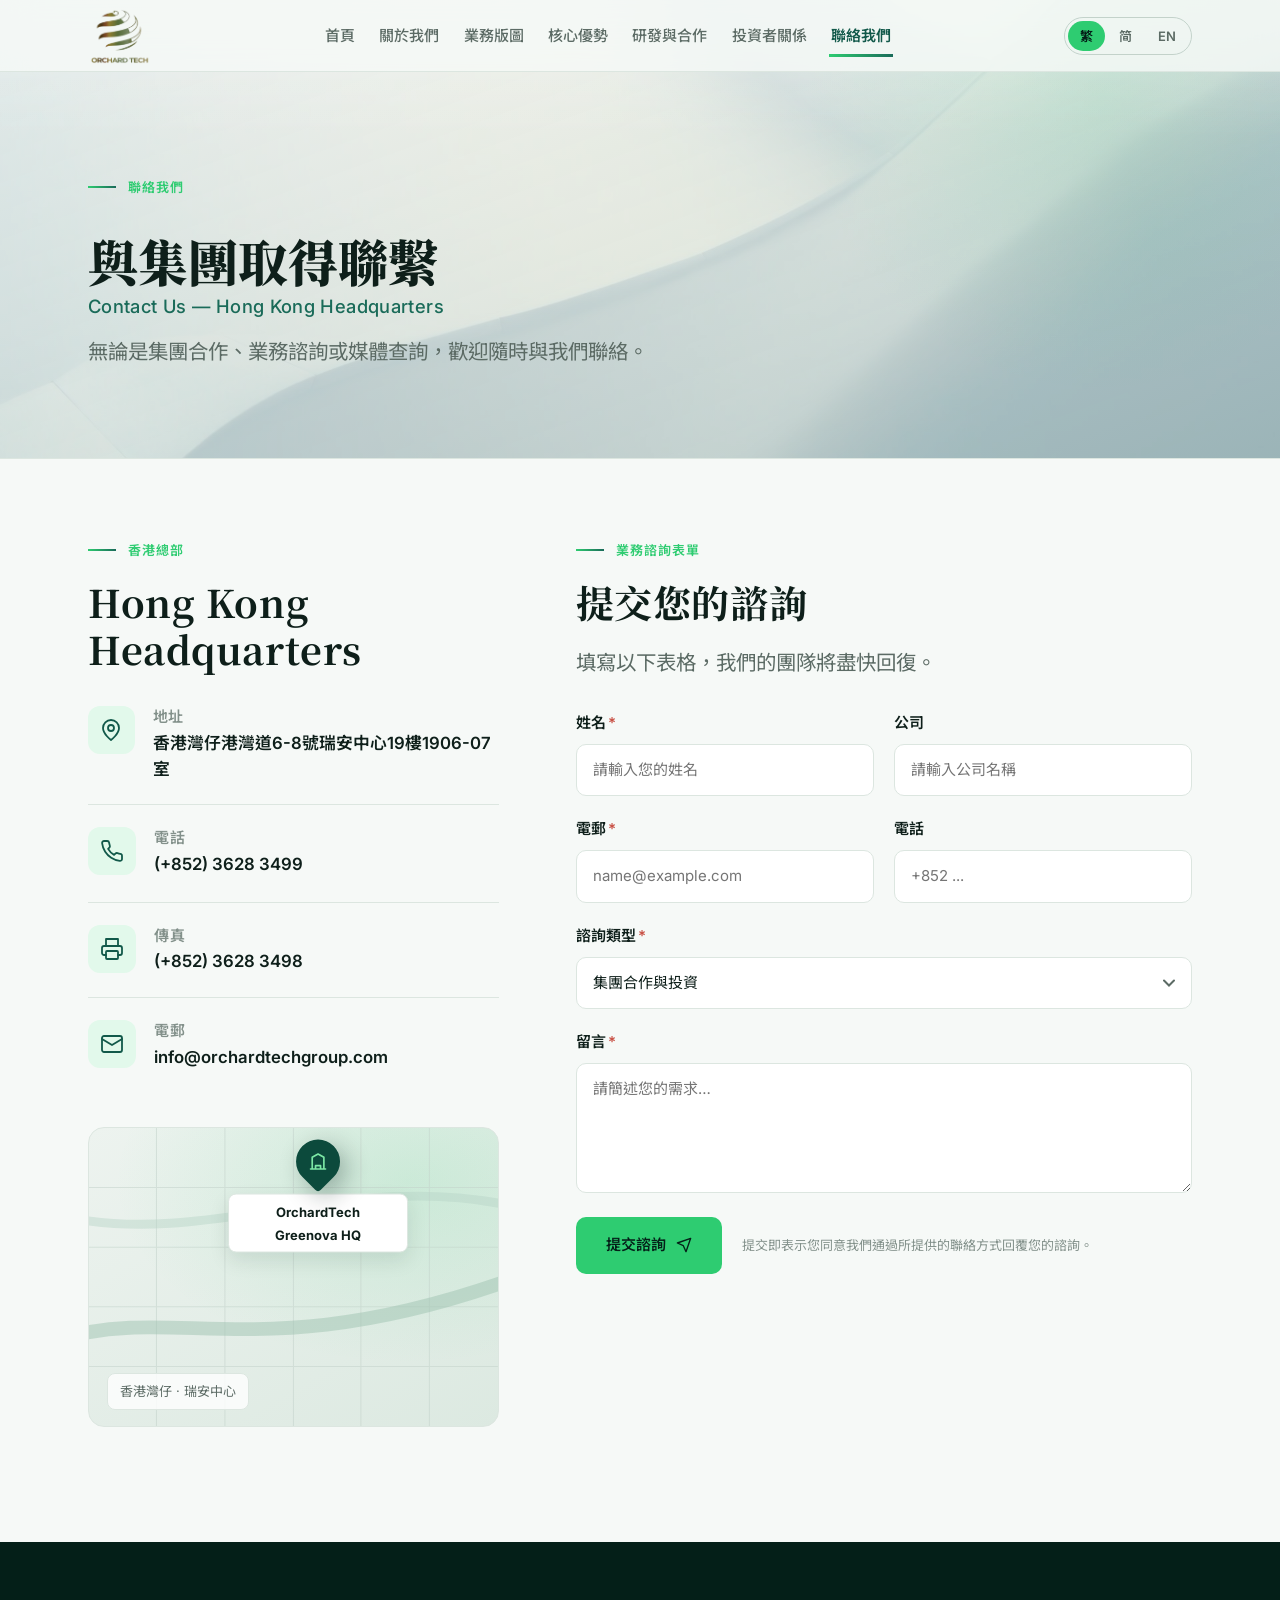
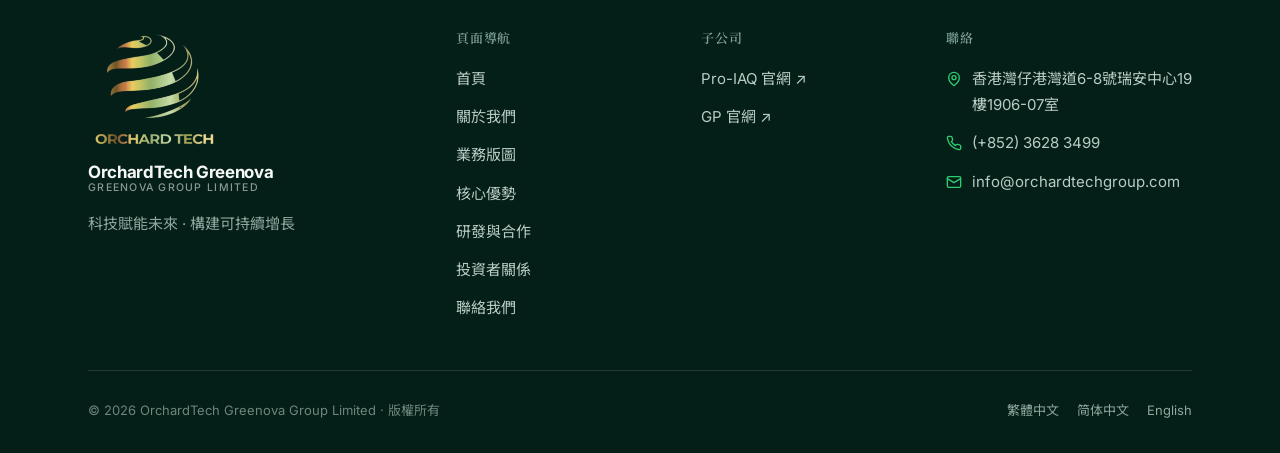
<file: contact.html>
<!DOCTYPE html>
<html lang="zh-HK">
<head>
  <meta charset="UTF-8">
  <meta name="viewport" content="width=device-width, initial-scale=1.0">
  <title>聯絡我們 | OrchardTech Greenova</title>
  <meta name="description" content="OrchardTech Greenova 香港總部：香港灣仔港灣道6-8號瑞安中心19樓1906-07室 · 電話 (+852) 3628 3499 · 電郵 info@orchardtechgroup.com。">

  <link rel="canonical" href="https://www.orchardtechgroup.com/contact.html">
  <link rel="alternate" hreflang="zh-HK" href="https://www.orchardtechgroup.com/contact.html">
  <link rel="alternate" hreflang="zh-CN" href="https://www.orchardtechgroup.com/contact.html?lang=cn">
  <link rel="alternate" hreflang="en" href="https://www.orchardtechgroup.com/contact.html?lang=en">
  <link rel="alternate" hreflang="x-default" href="https://www.orchardtechgroup.com/contact.html">

  <meta property="og:type" content="website">
  <meta property="og:site_name" content="OrchardTech Greenova Group Limited">
  <meta property="og:url" content="https://www.orchardtechgroup.com/contact.html">
  <meta property="og:title" content="聯絡我們 | OrchardTech Greenova">
  <meta property="og:description" content="OrchardTech Greenova 香港總部：香港灣仔港灣道6-8號瑞安中心19樓1906-07室 · 電話 (+852) 3628 3499 · 電郵 info@orchardtechgroup.com。">
  <meta property="og:image" content="https://www.orchardtechgroup.com/assets/img/og-image.svg">
  <meta property="og:locale" content="zh_HK">
  <meta name="twitter:card" content="summary_large_image">
  <meta name="twitter:title" content="聯絡我們 | OrchardTech Greenova">
  <meta name="twitter:description" content="OrchardTech Greenova 香港總部：香港灣仔港灣道6-8號瑞安中心19樓1906-07室。">
  <meta name="twitter:image" content="https://www.orchardtechgroup.com/assets/img/og-image.svg">

  <link rel="icon" type="image/svg+xml" href="assets/img/favicon.svg">
  <link rel="preconnect" href="https://fonts.googleapis.com">
  <link rel="preconnect" href="https://fonts.gstatic.com" crossorigin>
  <link href="https://fonts.googleapis.com/css2?family=Space+Grotesk:wght@500;700&family=Inter:wght@400;500;600;700;800&family=Noto+Sans+HK:wght@400;500;700;900&family=Noto+Sans+SC:wght@400;500;700;900&family=Noto+Serif+HK:wght@700;900&family=Noto+Serif+SC:wght@700;900&family=Source+Serif+4:ital,opsz,wght@1,8..60,400;1,8..60,500&display=swap" rel="stylesheet">

  <link rel="stylesheet" href="assets/css/base.css?04fc7d5">
  <link rel="stylesheet" href="assets/css/layout.css?04fc7d6">
  <link rel="stylesheet" href="assets/css/components.css?04fc7d1">
  <link rel="stylesheet" href="assets/css/pages.css?04fc7d5">

  <script type="application/ld+json">
  {
    "@context": "https://schema.org",
    "@type": "BreadcrumbList",
    "itemListElement": [
      { "@type": "ListItem", "position": 1, "name": "首頁 Home", "item": "https://www.orchardtechgroup.com/" },
      { "@type": "ListItem", "position": 2, "name": "聯絡我們 Contact Us", "item": "https://www.orchardtechgroup.com/contact.html" }
    ]
  }
  </script>
</head>
<body data-page="contact">

  <a class="skip-link" href="#main" data-i18n="skip.link">跳至主要內容</a>

  <header class="site-header site-header--solid">
    <div class="container site-header__inner">
      <a class="brand" href="index.html" aria-label="OrchardTech Greenova Group Limited">
        <img src="assets/img/logo.png?v=1" alt="" width="134" height="117">
        <span class="brand__name">OrchardTech Greenova<small data-i18n="brand.sub">Greenova Group Limited</small></span>
      </a>
      <nav class="site-nav" aria-label="Primary">
        <ul>
          <li><a href="index.html" data-nav="home" data-i18n="nav.home">首頁</a></li>
          <li><a href="about.html" data-nav="about" data-i18n="nav.about">關於我們</a></li>
          <li><a href="business.html" data-nav="business" data-i18n="nav.business">業務版圖</a></li>
          <li><a href="advantages.html" data-nav="advantages" data-i18n="nav.advantages">核心優勢</a></li>
          <li><a href="rd-partnerships.html" data-nav="rd" data-i18n="nav.rd">研發與合作</a></li>
          <li><a href="investor-relations.html" data-nav="ir" data-i18n="nav.ir">投資者關係</a></li>
          <li><a href="contact.html" data-nav="contact" data-i18n="nav.contact">聯絡我們</a></li>
        </ul>
      </nav>
      <div class="header-actions">
        <div class="lang-toggle" role="group" aria-label="Language 語言">
          <button type="button" data-lang="zh" aria-pressed="true">繁</button>
          <button type="button" data-lang="cn" aria-pressed="false">简</button>
          <button type="button" data-lang="en" aria-pressed="false">EN</button>
        </div>
        <button class="nav-toggle" type="button" aria-expanded="false" aria-controls="mobile-menu"
                aria-label="打開導航菜單" data-i18n-attr="aria-label:nav.toggle">
          <span></span><span></span><span></span>
        </button>
      </div>
    </div>
  </header>

  <div class="mobile-menu" id="mobile-menu" aria-hidden="true">
    <button class="mobile-menu__close" type="button" aria-label="關閉導航菜單" data-i18n-attr="aria-label:nav.close">
      <span></span><span></span>
    </button>
    <nav aria-label="Mobile">
      <ul>
        <li><a href="index.html" data-nav="home"><span class="idx">01</span><span data-i18n="nav.home">首頁</span></a></li>
        <li><a href="about.html" data-nav="about"><span class="idx">02</span><span data-i18n="nav.about">關於我們</span></a></li>
        <li><a href="business.html" data-nav="business"><span class="idx">03</span><span data-i18n="nav.business">業務版圖</span></a></li>
        <li><a href="advantages.html" data-nav="advantages"><span class="idx">04</span><span data-i18n="nav.advantages">核心優勢</span></a></li>
        <li><a href="rd-partnerships.html" data-nav="rd"><span class="idx">05</span><span data-i18n="nav.rd">研發與合作</span></a></li>
        <li><a href="investor-relations.html" data-nav="ir"><span class="idx">06</span><span data-i18n="nav.ir">投資者關係</span></a></li>
        <li><a href="contact.html" data-nav="contact"><span class="idx">07</span><span data-i18n="nav.contact">聯絡我們</span></a></li>
      </ul>
    </nav>
    <div class="mobile-menu__foot">
      <div class="lang-toggle" role="group" aria-label="Language 語言">
        <button type="button" data-lang="zh" aria-pressed="true">繁體中文</button>
        <button type="button" data-lang="cn" aria-pressed="false">简体中文</button>
        <button type="button" data-lang="en" aria-pressed="false">English</button>
      </div>
    </div>
  </div>

  <main id="main">

    <!-- ================= Page hero ================= -->
    <section class="page-hero" aria-labelledby="page-title">
      <div class="container">
        <p class="eyebrow reveal" data-i18n="hero.eyebrow">聯絡我們</p>
        <h1 id="page-title" class="reveal">
          <span data-i18n="hero.title">與集團取得聯繫</span>
          <span class="page-hero__en display-en" data-i18n="hero.en">Contact Us — Hong Kong Headquarters</span>
        </h1>
        <p class="lead reveal" data-i18n="hero.lead">無論是集團合作、業務諮詢或媒體查詢，歡迎隨時與我們聯絡。</p>
      </div>
    </section>

    <!-- ================= HQ + Form ================= -->
    <section class="section" aria-label="Contact" style="padding-top:clamp(48px,6vw,72px)">
      <div class="container">
        <div class="split">
          <!-- HQ info -->
          <div>
            <div class="reveal" style="margin-bottom:30px">
              <p class="eyebrow" data-i18n="hq.eyebrow">香港總部</p>
              <h2 class="section-title display-en" data-i18n="hq.title">Hong Kong Headquarters</h2>
            </div>
            <div class="contact-card reveal">
              <div class="contact-row">
                <div class="icon-tile" aria-hidden="true">
                  <svg viewBox="0 0 24 24" fill="none" stroke="currentColor" stroke-width="1.8" stroke-linecap="round" stroke-linejoin="round"><path d="M20 10c0 6-8 12-8 12s-8-6-8-12a8 8 0 0 1 16 0z"/><circle cx="12" cy="10" r="3"/></svg>
                </div>
                <div>
                  <h3 data-i18n="hq.addr.label">地址</h3>
                  <p data-i18n="hq.addr">香港灣仔港灣道6-8號瑞安中心19樓1906-07室</p>
                </div>
              </div>
              <div class="contact-row">
                <div class="icon-tile" aria-hidden="true">
                  <svg viewBox="0 0 24 24" fill="none" stroke="currentColor" stroke-width="1.8" stroke-linecap="round" stroke-linejoin="round"><path d="M22 16.9v3a2 2 0 0 1-2.2 2 19.8 19.8 0 0 1-8.6-3.1 19.5 19.5 0 0 1-6-6A19.8 19.8 0 0 1 2.1 4.2 2 2 0 0 1 4.1 2h3a2 2 0 0 1 2 1.7c.13.96.36 1.9.7 2.8a2 2 0 0 1-.45 2.1L8.1 9.9a16 16 0 0 0 6 6l1.3-1.3a2 2 0 0 1 2.1-.45c.9.34 1.84.57 2.8.7A2 2 0 0 1 22 16.9z"/></svg>
                </div>
                <div>
                  <h3 data-i18n="hq.tel.label">電話</h3>
                  <a href="tel:+85236283499" data-i18n="hq.tel">(+852) 3628 3499</a>
                </div>
              </div>
              <div class="contact-row">
                <div class="icon-tile" aria-hidden="true">
                  <svg viewBox="0 0 24 24" fill="none" stroke="currentColor" stroke-width="1.8" stroke-linecap="round" stroke-linejoin="round"><path d="M6 9V2h12v7M6 18H4a2 2 0 0 1-2-2v-5a2 2 0 0 1 2-2h16a2 2 0 0 1 2 2v5a2 2 0 0 1-2 2h-2"/><rect x="6" y="14" width="12" height="8" rx="1"/></svg>
                </div>
                <div>
                  <h3 data-i18n="hq.fax.label">傳真</h3>
                  <p data-i18n="hq.fax">(+852) 3628 3498</p>
                </div>
              </div>
              <div class="contact-row">
                <div class="icon-tile" aria-hidden="true">
                  <svg viewBox="0 0 24 24" fill="none" stroke="currentColor" stroke-width="1.8" stroke-linecap="round" stroke-linejoin="round"><rect x="2" y="4" width="20" height="16" rx="2"/><path d="m22 7-10 6L2 7"/></svg>
                </div>
                <div>
                  <h3 data-i18n="hq.email.label">電郵</h3>
                  <a href="mailto:info@orchardtechgroup.com" data-i18n="hq.email">info@orchardtechgroup.com</a>
                </div>
              </div>
            </div>

            <!-- Stylised map placeholder (no external dependency) -->
            <div class="map-placeholder reveal" style="margin-top:32px" role="img" aria-label="Map placeholder — Shui On Centre, Wan Chai, Hong Kong">
              <svg class="grid-lines" aria-hidden="true" preserveAspectRatio="none" viewBox="0 0 400 300">
                <g stroke="#C3D2CA" stroke-width="1" opacity=".55">
                  <path d="M0 60h400M0 120h400M0 180h400M0 240h400"/>
                  <path d="M66 0v300M133 0v300M200 0v300M266 0v300M333 0v300"/>
                </g>
                <path d="M-20 210 C 90 180, 180 240, 420 150" stroke="#9FC3B2" stroke-width="14" fill="none" opacity=".5" stroke-linecap="round"/>
                <path d="M-20 90 C 120 120, 260 40, 420 80" stroke="#B7D3C5" stroke-width="9" fill="none" opacity=".45" stroke-linecap="round"/>
              </svg>
              <div class="map-pin">
                <span class="pin">
                  <svg viewBox="0 0 24 24" fill="none" stroke="currentColor" stroke-width="2" stroke-linecap="round" stroke-linejoin="round" aria-hidden="true"><path d="M3 21h18M5 21V7l7-4 7 4v14M9 21v-4h6v4"/></svg>
                </span>
                <strong data-i18n="map.pin">OrchardTech Greenova HQ</strong>
              </div>
              <span class="map-caption" data-i18n="map.caption">香港灣仔 · 瑞安中心</span>
            </div>
          </div>

          <!-- Enquiry form -->
          <div>
            <div class="reveal" style="margin-bottom:30px">
              <p class="eyebrow" data-i18n="form.eyebrow">業務諮詢表單</p>
              <h2 class="section-title" data-i18n="form.title">提交您的諮詢</h2>
              <p class="section-lead" data-i18n="form.lead">填寫以下表格，我們的團隊將盡快回復。</p>
            </div>

            <form id="enquiry-form" class="reveal" action="https://formspree.io/f/YOUR_FORM_ID" method="POST" novalidate>
              <div class="form-grid">
                <div class="form-field">
                  <label for="f-name"><span data-i18n="form.name">姓名</span><span class="req" aria-hidden="true">*</span></label>
                  <input id="f-name" name="name" type="text" required autocomplete="name"
                         placeholder="請輸入您的姓名" data-i18n-attr="placeholder:form.name.ph">
                  <p class="error-msg" data-i18n="form.err.required">此欄為必填項</p>
                </div>
                <div class="form-field">
                  <label for="f-company" data-i18n="form.company">公司</label>
                  <input id="f-company" name="company" type="text" autocomplete="organization"
                         placeholder="請輸入公司名稱" data-i18n-attr="placeholder:form.company.ph">
                </div>
                <div class="form-field">
                  <label for="f-email"><span data-i18n="form.email">電郵</span><span class="req" aria-hidden="true">*</span></label>
                  <input id="f-email" name="email" type="email" required autocomplete="email"
                         placeholder="name@example.com" data-i18n-attr="placeholder:form.email.ph">
                  <p class="error-msg" data-i18n="form.err.email">請輸入有效的電郵地址</p>
                </div>
                <div class="form-field">
                  <label for="f-phone" data-i18n="form.phone">電話</label>
                  <input id="f-phone" name="phone" type="tel" autocomplete="tel"
                         placeholder="+852 ..." data-i18n-attr="placeholder:form.phone.ph">
                  <p class="error-msg" data-i18n="form.err.phone">請輸入有效的電話號碼</p>
                </div>
                <div class="form-field form-field--full">
                  <label for="f-type"><span data-i18n="form.type">諮詢類型</span><span class="req" aria-hidden="true">*</span></label>
                  <select id="f-type" name="enquiry_type" required>
                    <option value="1" data-i18n="form.type.1">集團合作與投資</option>
                    <option value="2" data-i18n="form.type.2">Pro-IAQ 服務諮詢（空氣治理/IT硬件/ERP/RFID/NEC合作）</option>
                    <option value="3" data-i18n="form.type.3">GP Investment 產品諮詢（AI教育方案/AI企業方案）</option>
                    <option value="4" data-i18n="form.type.4">媒體與公關</option>
                    <option value="5" data-i18n="form.type.5">其他</option>
                  </select>
                  <p class="error-msg" data-i18n="form.err.required">此欄為必填項</p>
                </div>
                <div class="form-field form-field--full">
                  <label for="f-msg"><span data-i18n="form.msg">留言</span><span class="req" aria-hidden="true">*</span></label>
                  <textarea id="f-msg" name="message" required
                            placeholder="請簡述您的需求…" data-i18n-attr="placeholder:form.msg.ph"></textarea>
                  <p class="error-msg" data-i18n="form.err.required">此欄為必填項</p>
                </div>
              </div>
              <div style="display:flex;align-items:center;gap:20px;flex-wrap:wrap;margin-top:24px">
                <button class="btn btn--primary" type="submit"><span data-i18n="form.submit">提交諮詢</span>
                  <svg width="16" height="16" viewBox="0 0 24 24" fill="none" stroke="currentColor" stroke-width="2" stroke-linecap="round" stroke-linejoin="round" aria-hidden="true"><path d="m22 2-7 20-4-9-9-4 20-7z"/></svg>
                </button>
                <p class="form-note" data-i18n="form.note">提交即表示您同意我們通過所提供的聯絡方式回覆您的諮詢。</p>
              </div>
              <div id="form-status" class="form-status" role="status" aria-live="polite">
                <span data-status-kind="success" hidden>
                  <svg viewBox="0 0 24 24" fill="none" stroke="currentColor" stroke-width="2" stroke-linecap="round" stroke-linejoin="round" aria-hidden="true"><circle cx="12" cy="12" r="9"/><path d="m8.5 12.5 2.5 2.5 4.5-5"/></svg>
                  <span><strong data-i18n="form.success.title">提交成功</strong><br><span data-i18n="form.success.body">感謝您的諮詢，我們的團隊將盡快與您聯絡。</span></span>
                </span>
                <span data-status-kind="error" hidden>
                  <svg viewBox="0 0 24 24" fill="none" stroke="currentColor" stroke-width="2" stroke-linecap="round" stroke-linejoin="round" aria-hidden="true"><circle cx="12" cy="12" r="9"/><path d="M12 8v5M12 16.5h.01"/></svg>
                  <span><strong data-i18n="form.error.title">提交未能完成</strong><br>
                    <span data-i18n="form.error.body">表單服務暫未接通，請改以電郵聯絡我們：</span>
                    <a href="mailto:info@orchardtechgroup.com">info@orchardtechgroup.com</a>
                  </span>
                </span>
              </div>
            </form>
          </div>
        </div>
      </div>
    </section>

  </main>

  <footer class="site-footer">
    <div class="container">
      <div class="footer-grid">
        <div class="footer-brand">
          <a class="brand" href="index.html" aria-label="OrchardTech Greenova Group Limited">
            <img src="assets/img/logo.png?v=1" alt="" width="134" height="117">
            <span class="brand__name">OrchardTech Greenova<small data-i18n="brand.sub">Greenova Group Limited</small></span>
          </a>
          <p data-i18n="footer.tagline">科技賦能生態未來 · 構建可持續價值增長引擎</p>
        </div>
        <nav aria-label="Footer">
          <h2 data-i18n="footer.nav">頁面導航</h2>
          <ul>
            <li><a href="index.html" data-i18n="nav.home">首頁</a></li>
            <li><a href="about.html" data-i18n="nav.about">關於我們</a></li>
            <li><a href="business.html" data-i18n="nav.business">業務版圖</a></li>
            <li><a href="advantages.html" data-i18n="nav.advantages">核心優勢</a></li>
            <li><a href="rd-partnerships.html" data-i18n="nav.rd">研發與合作</a></li>
            <li><a href="investor-relations.html" data-i18n="nav.ir">投資者關係</a></li>
            <li><a href="contact.html" data-i18n="nav.contact">聯絡我們</a></li>
          </ul>
        </nav>
        <div>
          <h2 data-i18n="footer.subs">子公司</h2>
          <ul>
            <li><a href="https://www.pro-iaq.com" target="_blank" rel="noopener" data-i18n="footer.sub.proiaq.link">Pro-IAQ 官網 ↗</a></li>
            <li><a href="business.html#gp" data-i18n="footer.sub.gp.link">GP 官網 ↗</a></li>
          </ul>
        </div>
        <div>
          <h2 data-i18n="footer.contact">聯絡</h2>
          <ul class="footer-contact">
            <li>
              <svg viewBox="0 0 24 24" fill="none" stroke="currentColor" stroke-width="2" stroke-linecap="round" stroke-linejoin="round" aria-hidden="true"><path d="M20 10c0 6-8 12-8 12s-8-6-8-12a8 8 0 0 1 16 0z"/><circle cx="12" cy="10" r="3"/></svg>
              <span data-i18n="footer.addr">香港灣仔港灣道6-8號瑞安中心19樓1906-07室</span>
            </li>
            <li>
              <svg viewBox="0 0 24 24" fill="none" stroke="currentColor" stroke-width="2" stroke-linecap="round" stroke-linejoin="round" aria-hidden="true"><path d="M22 16.9v3a2 2 0 0 1-2.2 2 19.8 19.8 0 0 1-8.6-3.1 19.5 19.5 0 0 1-6-6A19.8 19.8 0 0 1 2.1 4.2 2 2 0 0 1 4.1 2h3a2 2 0 0 1 2 1.7c.13.96.36 1.9.7 2.8a2 2 0 0 1-.45 2.1L8.1 9.9a16 16 0 0 0 6 6l1.3-1.3a2 2 0 0 1 2.1-.45c.9.34 1.84.57 2.8.7A2 2 0 0 1 22 16.9z"/></svg>
              <a href="tel:+85236283499" data-i18n="footer.tel">(+852) 3628 3499</a>
            </li>
            <li>
              <svg viewBox="0 0 24 24" fill="none" stroke="currentColor" stroke-width="2" stroke-linecap="round" stroke-linejoin="round" aria-hidden="true"><rect x="2" y="4" width="20" height="16" rx="2"/><path d="m22 7-10 6L2 7"/></svg>
              <a href="mailto:info@orchardtechgroup.com" data-i18n="footer.email">info@orchardtechgroup.com</a>
            </li>
          </ul>
        </div>
      </div>
      <div class="footer-legal">
        <p data-i18n="footer.legal">© 2026 OrchardTech Greenova Group Limited · 版權所有</p>
        <nav aria-label="Language">
          <a href="?lang=zh" data-i18n="footer.lang.zh">繁體中文</a>
          <a href="?lang=cn" data-i18n="footer.lang.cn">简体中文</a>
          <a href="?lang=en" data-i18n="footer.lang.en">English</a>
        </nav>
      </div>
    </div>
  </footer>

  <button class="back-to-top" type="button" aria-label="回到頂部" data-i18n-attr="aria-label:backtotop">
    <svg width="18" height="18" viewBox="0 0 24 24" fill="none" stroke="currentColor" stroke-width="2" stroke-linecap="round" stroke-linejoin="round" aria-hidden="true"><path d="M12 19V5M5 12l7-7 7 7"/></svg>
  </button>

  <script src="assets/js/i18n.js?04fc7d1"></script>
  <script src="assets/js/content/common.js?04fc7d1"></script>
  <script src="assets/js/content/contact.js?04fc7d1"></script>
  <script src="assets/js/main.js?04fc7d1"></script>
</body>
</html>
</file>
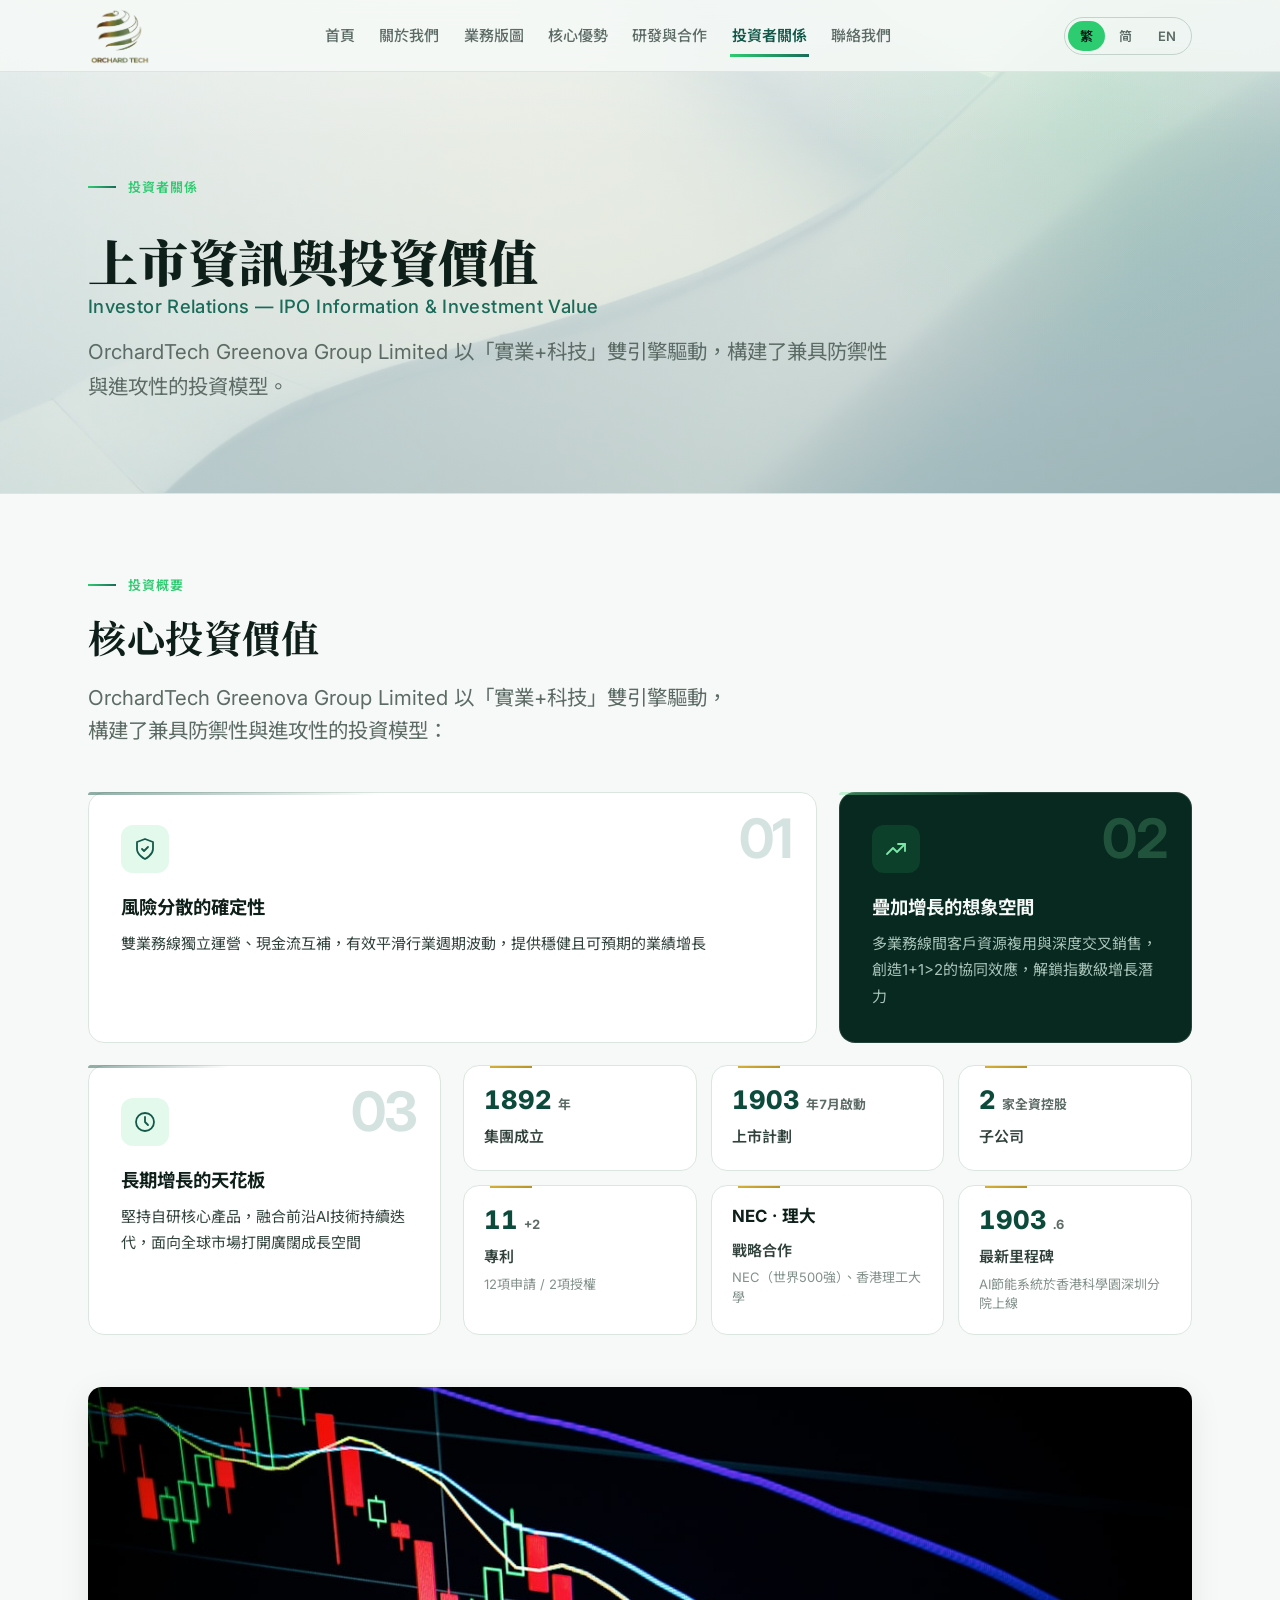
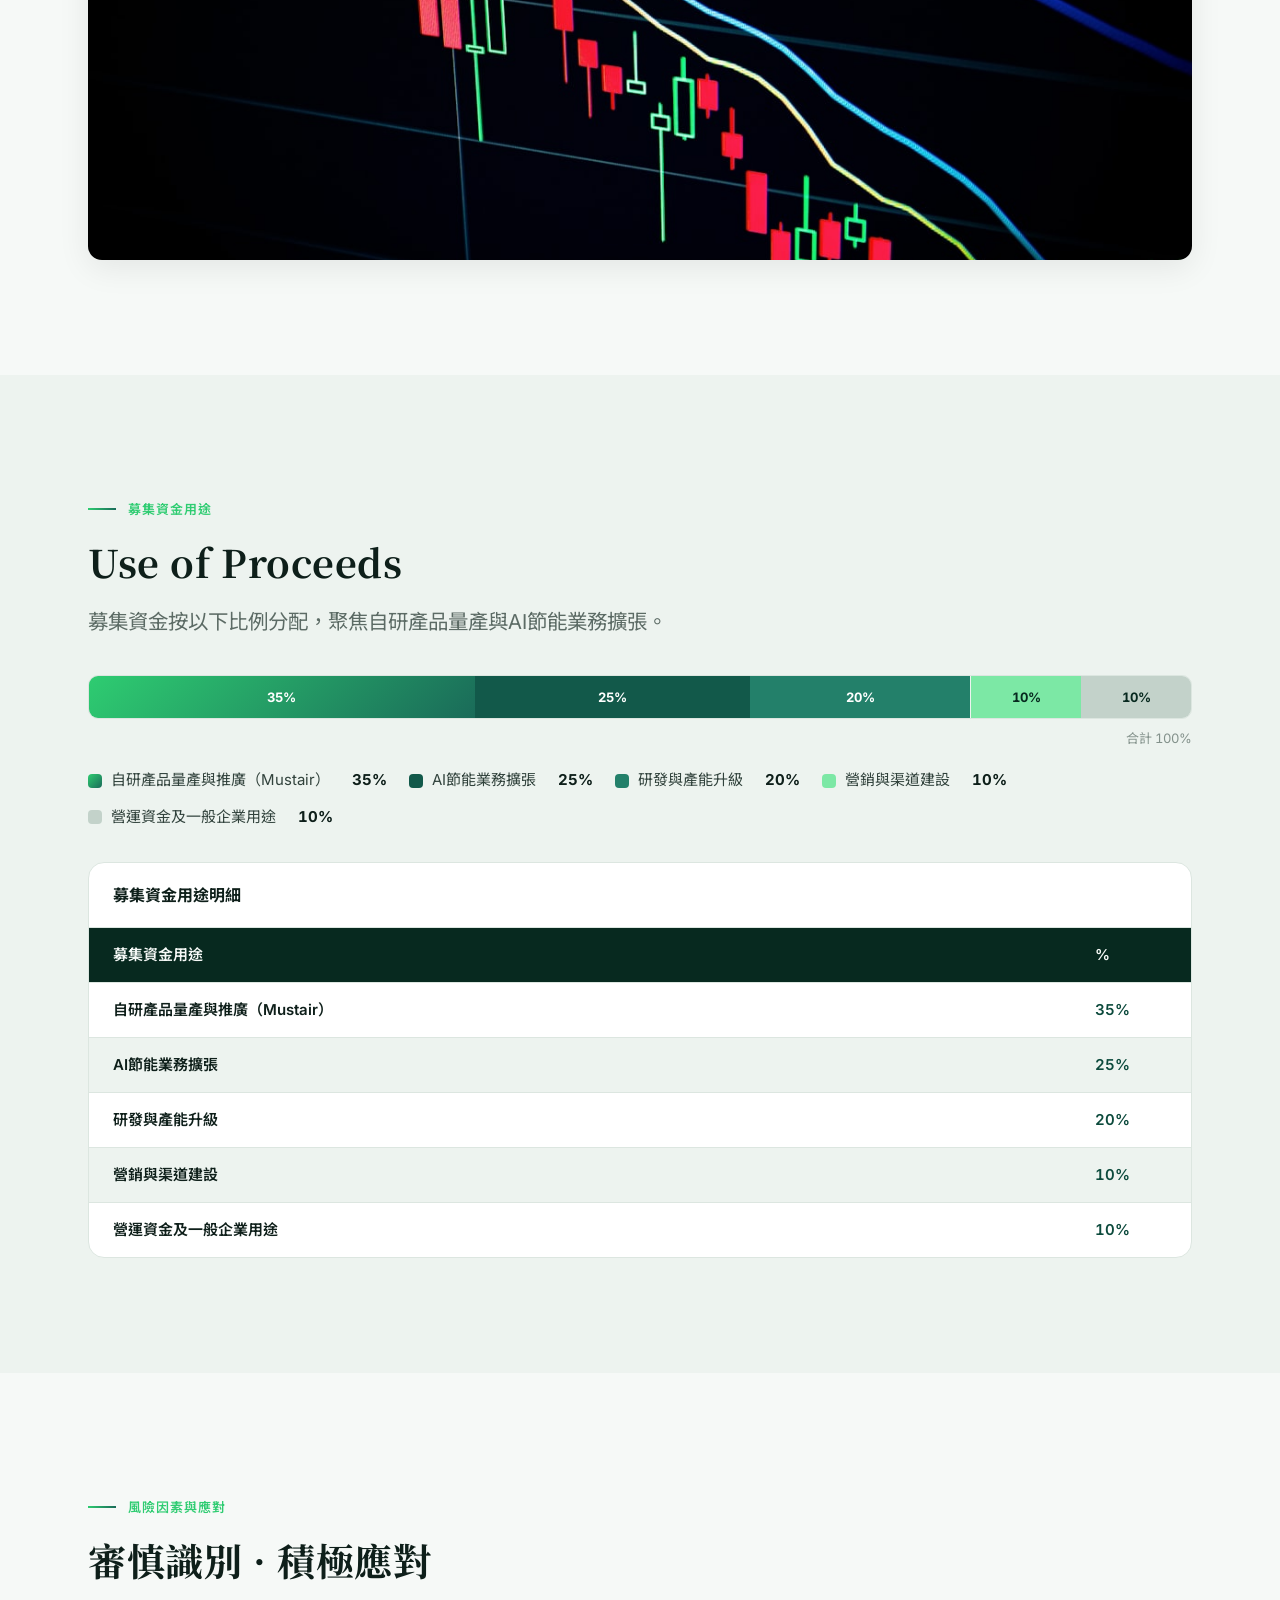
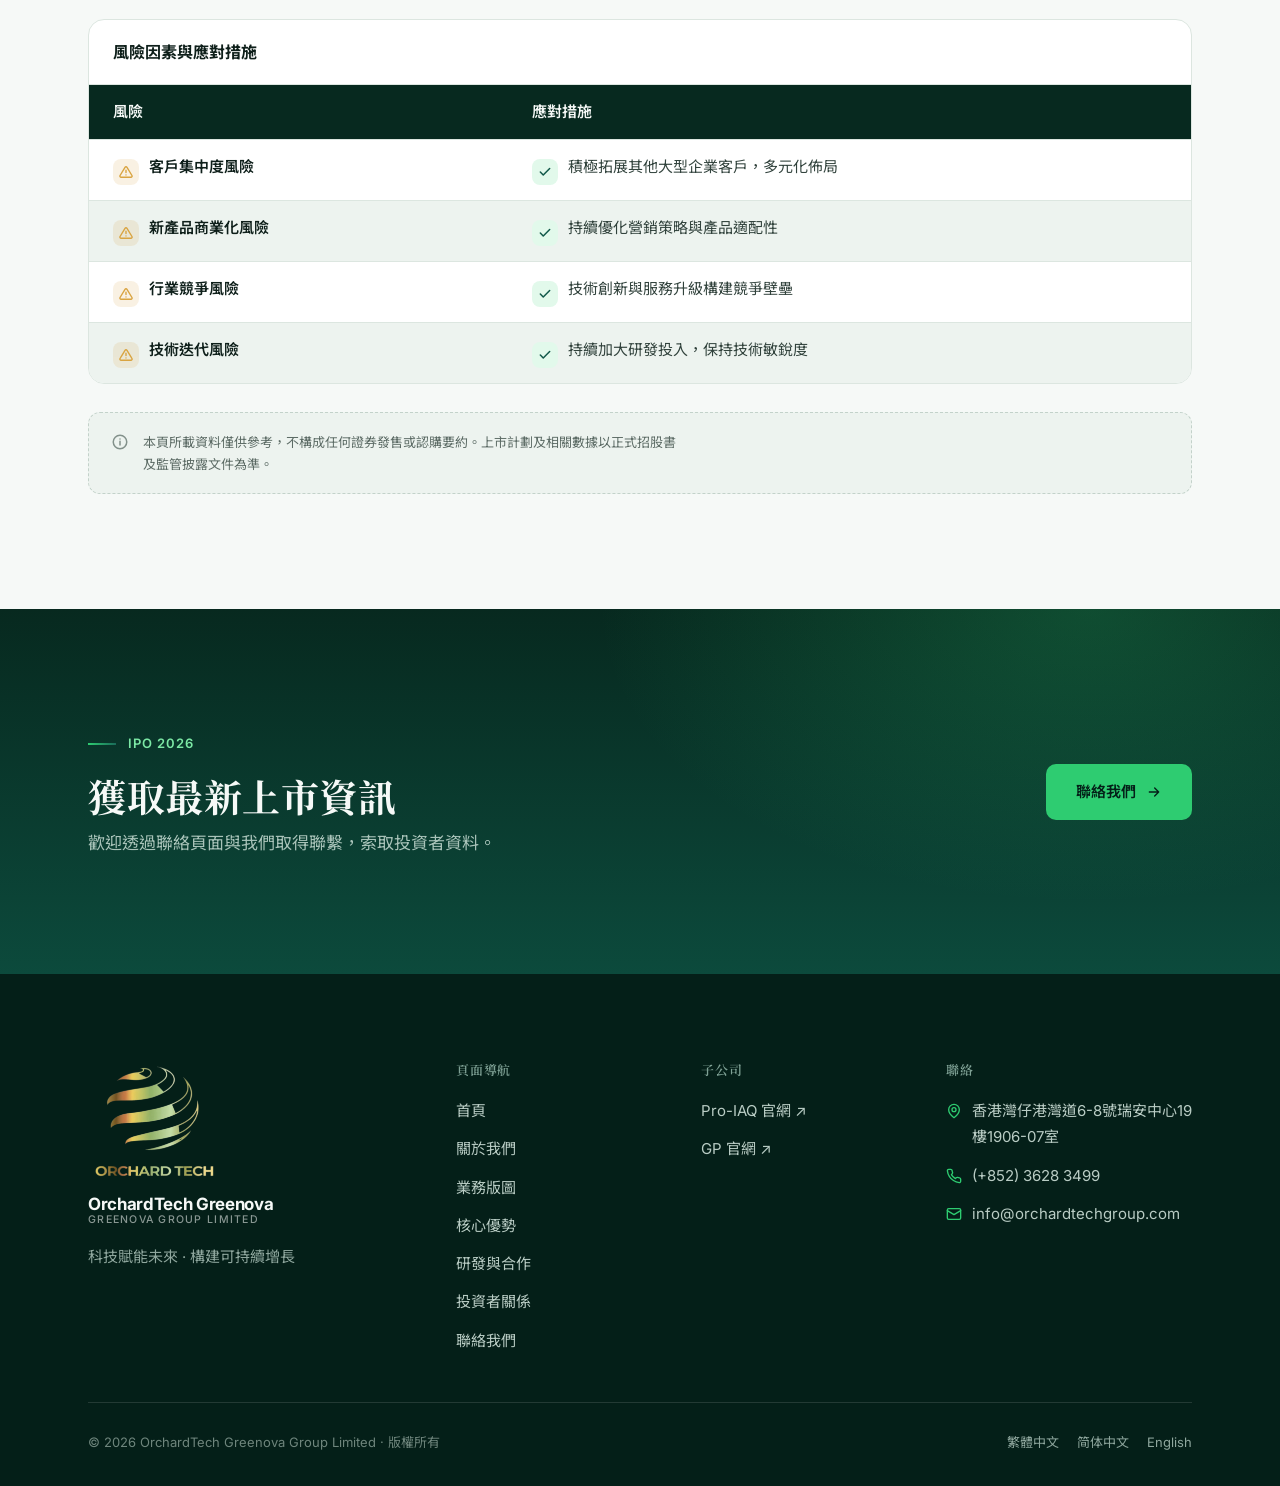
<file: investor-relations.html>
<!DOCTYPE html>
<html lang="zh-HK">
<head>
  <meta charset="UTF-8">
  <meta name="viewport" content="width=device-width, initial-scale=1.0">
  <title>投資者關係 | OrchardTech Greenova — 上市資訊與投資價值</title>
  <meta name="description" content="OrchardTech Greenova Group Limited 以「實業+科技」雙引擎驅動，構建了兼具防禦性與進攻性的投資模型。上市計劃2026年7月啟動。">

  <link rel="canonical" href="https://www.orchardtechgroup.com/investor-relations.html">
  <link rel="alternate" hreflang="zh-HK" href="https://www.orchardtechgroup.com/investor-relations.html">
  <link rel="alternate" hreflang="zh-CN" href="https://www.orchardtechgroup.com/investor-relations.html?lang=cn">
  <link rel="alternate" hreflang="en" href="https://www.orchardtechgroup.com/investor-relations.html?lang=en">
  <link rel="alternate" hreflang="x-default" href="https://www.orchardtechgroup.com/investor-relations.html">

  <meta property="og:type" content="website">
  <meta property="og:site_name" content="OrchardTech Greenova Group Limited">
  <meta property="og:url" content="https://www.orchardtechgroup.com/investor-relations.html">
  <meta property="og:title" content="投資者關係 | OrchardTech Greenova — 上市資訊與投資價值">
  <meta property="og:description" content="OrchardTech Greenova Group Limited 以「實業+科技」雙引擎驅動，構建了兼具防禦性與進攻性的投資模型。上市計劃2026年7月啟動。">
  <meta property="og:image" content="https://www.orchardtechgroup.com/assets/img/og-image.svg">
  <meta property="og:locale" content="zh_HK">
  <meta name="twitter:card" content="summary_large_image">
  <meta name="twitter:title" content="投資者關係 | OrchardTech Greenova — 上市資訊與投資價值">
  <meta name="twitter:description" content="OrchardTech Greenova Group Limited 以「實業+科技」雙引擎驅動，構建了兼具防禦性與進攻性的投資模型。">
  <meta name="twitter:image" content="https://www.orchardtechgroup.com/assets/img/og-image.svg">

  <link rel="icon" type="image/svg+xml" href="assets/img/favicon.svg">
  <link rel="preconnect" href="https://fonts.googleapis.com">
  <link rel="preconnect" href="https://fonts.gstatic.com" crossorigin>
  <link href="https://fonts.googleapis.com/css2?family=Space+Grotesk:wght@500;700&family=Inter:wght@400;500;600;700;800&family=Noto+Sans+HK:wght@400;500;700;900&family=Noto+Sans+SC:wght@400;500;700;900&family=Noto+Serif+HK:wght@700;900&family=Noto+Serif+SC:wght@700;900&family=Source+Serif+4:ital,opsz,wght@1,8..60,400;1,8..60,500&display=swap" rel="stylesheet">

  <link rel="stylesheet" href="assets/css/base.css?04fc7d5">
  <link rel="stylesheet" href="assets/css/layout.css?04fc7d6">
  <link rel="stylesheet" href="assets/css/components.css?04fc7d1">
  <link rel="stylesheet" href="assets/css/pages.css?04fc7d5">

  <script type="application/ld+json">
  {
    "@context": "https://schema.org",
    "@type": "BreadcrumbList",
    "itemListElement": [
      { "@type": "ListItem", "position": 1, "name": "首頁 Home", "item": "https://www.orchardtechgroup.com/" },
      { "@type": "ListItem", "position": 2, "name": "投資者關係 Investor Relations", "item": "https://www.orchardtechgroup.com/investor-relations.html" }
    ]
  }
  </script>
  <script type="application/ld+json">
  {
    "@context": "https://schema.org",
    "@type": "FAQPage",
    "mainEntity": [
      {
        "@type": "Question",
        "name": "客戶集中度風險 Client concentration — 應對措施 Mitigation",
        "acceptedAnswer": { "@type": "Answer", "text": "積極拓展其他大型企業客戶，多元化佈局 / Actively expanding other large enterprise clients for diversification." }
      },
      {
        "@type": "Question",
        "name": "新產品商業化風險 New product commercialization — 應對措施 Mitigation",
        "acceptedAnswer": { "@type": "Answer", "text": "持續優化營銷策略與產品適配性 / Continuous optimization of marketing strategies and product adaptability." }
      },
      {
        "@type": "Question",
        "name": "行業競爭風險 Industry competition — 應對措施 Mitigation",
        "acceptedAnswer": { "@type": "Answer", "text": "技術創新與服務升級構建競爭壁壘 / Building competitive barriers through technology innovation and service upgrades." }
      },
      {
        "@type": "Question",
        "name": "技術迭代風險 Technology iteration — 應對措施 Mitigation",
        "acceptedAnswer": { "@type": "Answer", "text": "持續加大研發投入，保持技術敏銳度 / Sustained R&D investment maintaining technology acuity." }
      }
    ]
  }
  </script>
</head>
<body data-page="ir">

  <a class="skip-link" href="#main" data-i18n="skip.link">跳至主要內容</a>

  <header class="site-header site-header--solid">
    <div class="container site-header__inner">
      <a class="brand" href="index.html" aria-label="OrchardTech Greenova Group Limited">
        <img src="assets/img/logo.png?v=1" alt="" width="134" height="117">
        <span class="brand__name">OrchardTech Greenova<small data-i18n="brand.sub">Greenova Group Limited</small></span>
      </a>
      <nav class="site-nav" aria-label="Primary">
        <ul>
          <li><a href="index.html" data-nav="home" data-i18n="nav.home">首頁</a></li>
          <li><a href="about.html" data-nav="about" data-i18n="nav.about">關於我們</a></li>
          <li><a href="business.html" data-nav="business" data-i18n="nav.business">業務版圖</a></li>
          <li><a href="advantages.html" data-nav="advantages" data-i18n="nav.advantages">核心優勢</a></li>
          <li><a href="rd-partnerships.html" data-nav="rd" data-i18n="nav.rd">研發與合作</a></li>
          <li><a href="investor-relations.html" data-nav="ir" data-i18n="nav.ir">投資者關係</a></li>
          <li><a href="contact.html" data-nav="contact" data-i18n="nav.contact">聯絡我們</a></li>
        </ul>
      </nav>
      <div class="header-actions">
        <div class="lang-toggle" role="group" aria-label="Language 語言">
          <button type="button" data-lang="zh" aria-pressed="true">繁</button>
          <button type="button" data-lang="cn" aria-pressed="false">简</button>
          <button type="button" data-lang="en" aria-pressed="false">EN</button>
        </div>
        <button class="nav-toggle" type="button" aria-expanded="false" aria-controls="mobile-menu"
                aria-label="打開導航菜單" data-i18n-attr="aria-label:nav.toggle">
          <span></span><span></span><span></span>
        </button>
      </div>
    </div>
  </header>

  <div class="mobile-menu" id="mobile-menu" aria-hidden="true">
    <button class="mobile-menu__close" type="button" aria-label="關閉導航菜單" data-i18n-attr="aria-label:nav.close">
      <span></span><span></span>
    </button>
    <nav aria-label="Mobile">
      <ul>
        <li><a href="index.html" data-nav="home"><span class="idx">01</span><span data-i18n="nav.home">首頁</span></a></li>
        <li><a href="about.html" data-nav="about"><span class="idx">02</span><span data-i18n="nav.about">關於我們</span></a></li>
        <li><a href="business.html" data-nav="business"><span class="idx">03</span><span data-i18n="nav.business">業務版圖</span></a></li>
        <li><a href="advantages.html" data-nav="advantages"><span class="idx">04</span><span data-i18n="nav.advantages">核心優勢</span></a></li>
        <li><a href="rd-partnerships.html" data-nav="rd"><span class="idx">05</span><span data-i18n="nav.rd">研發與合作</span></a></li>
        <li><a href="investor-relations.html" data-nav="ir"><span class="idx">06</span><span data-i18n="nav.ir">投資者關係</span></a></li>
        <li><a href="contact.html" data-nav="contact"><span class="idx">07</span><span data-i18n="nav.contact">聯絡我們</span></a></li>
      </ul>
    </nav>
    <div class="mobile-menu__foot">
      <div class="lang-toggle" role="group" aria-label="Language 語言">
        <button type="button" data-lang="zh" aria-pressed="true">繁體中文</button>
        <button type="button" data-lang="cn" aria-pressed="false">简体中文</button>
        <button type="button" data-lang="en" aria-pressed="false">English</button>
      </div>
    </div>
  </div>

  <main id="main">

    <!-- ================= Page hero ================= -->
    <section class="page-hero" aria-labelledby="page-title">
      <div class="container">
        <p class="eyebrow reveal" data-i18n="hero.eyebrow">投資者關係</p>
        <h1 id="page-title" class="reveal">
          <span data-i18n="hero.title">上市資訊與投資價值</span>
          <span class="page-hero__en display-en" data-i18n="hero.en">Investor Relations — IPO Information &amp; Investment Value</span>
        </h1>
        <p class="lead reveal" data-i18n="hero.lead">OrchardTech Greenova Group Limited 以「實業+科技」雙引擎驅動，構建了兼具防禦性與進攻性的投資模型。</p>
      </div>
    </section>

    <!-- ================= Investment highlights (pattern D bento) ================= -->
    <section class="section" aria-labelledby="hl-title" style="padding-top:clamp(48px,6vw,72px)">
      <div class="container">
        <div class="section-head reveal" style="margin-bottom:44px">
          <p class="eyebrow" data-i18n="hl.eyebrow">投資概要</p>
          <h2 class="section-title" id="hl-title" data-i18n="hl.title">核心投資價值</h2>
          <p class="section-lead" data-i18n="hl.lead">OrchardTech Greenova Group Limited 以「實業+科技」雙引擎驅動，構建了兼具防禦性與進攻性的投資模型：</p>
        </div>

        <div class="bento" data-stagger>
          <article class="card value-card tile-2 reveal">
            <span class="ghost-num" aria-hidden="true">01</span>
            <div class="icon-tile" aria-hidden="true">
              <svg viewBox="0 0 24 24" fill="none" stroke="currentColor" stroke-width="1.8" stroke-linecap="round" stroke-linejoin="round"><path d="M12 22s8-4 8-10V5l-8-3-8 3v7c0 6 8 10 8 10z"/><path d="m9 12 2 2 4-4"/></svg>
            </div>
            <h3 data-i18n="hl.1.title">風險分散的確定性</h3>
            <p data-i18n="hl.1.body">雙業務線獨立運營、現金流互補，有效平滑行業週期波動，提供穩健且可預期的業績增長</p>
          </article>
          <article class="card card--dark value-card tile-1 reveal" style="background:var(--green-900)">
            <span class="ghost-num" aria-hidden="true">02</span>
            <div class="icon-tile" style="background:rgba(46,204,113,.14);color:var(--accent-300)" aria-hidden="true">
              <svg viewBox="0 0 24 24" fill="none" stroke="currentColor" stroke-width="1.8" stroke-linecap="round" stroke-linejoin="round"><path d="M3 17l6-6 4 4 8-8"/><path d="M14 7h7v7"/></svg>
            </div>
            <h3 data-i18n="hl.2.title">疊加增長的想象空間</h3>
            <p data-i18n="hl.2.body">多業務線間客戶資源複用與深度交叉銷售，創造1+1&gt;2的協同效應，解鎖指數級增長潛力</p>
          </article>
          <article class="card value-card tile-1 reveal">
            <span class="ghost-num" aria-hidden="true">03</span>
            <div class="icon-tile" aria-hidden="true">
              <svg viewBox="0 0 24 24" fill="none" stroke="currentColor" stroke-width="1.8" stroke-linecap="round" stroke-linejoin="round"><circle cx="12" cy="12" r="9"/><path d="M12 7v5l3 3"/></svg>
            </div>
            <h3 data-i18n="hl.3.title">長期增長的天花板</h3>
            <p data-i18n="hl.3.body">堅持自研核心產品，融合前沿AI技術持續迭代，面向全球市場打開廣闊成長空間</p>
          </article>

          <!-- Key metrics strip (bento tile, light stat dashboard) -->
          <div class="tile-2 reveal" style="display:grid;grid-template-columns:repeat(3,1fr);gap:14px" role="group" aria-label="Key metrics">
            <div class="stat stat--light" style="padding:20px">
              <div class="stat__value" style="font-size:1.6rem"><span class="num" data-count="2014">2014</span><small data-i18n="km.1.unit">年</small></div>
              <div class="stat__label" data-i18n="km.1.label">集團成立</div>
            </div>
            <div class="stat stat--light" style="padding:20px">
              <div class="stat__value" style="font-size:1.6rem"><span class="num" data-count="2026">2026</span><small data-i18n="km.2.unit">年7月啟動</small></div>
              <div class="stat__label" data-i18n="km.2.label">上市計劃</div>
            </div>
            <div class="stat stat--light" style="padding:20px">
              <div class="stat__value" style="font-size:1.6rem"><span class="num" data-count="2">2</span><small data-i18n="km.3.unit">家全資控股</small></div>
              <div class="stat__label" data-i18n="km.3.label">子公司</div>
            </div>
            <div class="stat stat--light" style="padding:20px">
              <div class="stat__value" style="font-size:1.6rem"><span class="num" data-count="12">12</span><small data-i18n="km.4.unit">+2</small></div>
              <div class="stat__label" data-i18n="km.4.label">專利</div>
              <div class="stat__sub" data-i18n="km.4.sub">12項申請 / 2項授權</div>
            </div>
            <div class="stat stat--light" style="padding:20px">
              <div class="stat__value"><span class="stat__plain" style="font-size:1.05rem" data-i18n="km.5.value">NEC · 理大</span></div>
              <div class="stat__label" data-i18n="km.5.label">戰略合作</div>
              <div class="stat__sub" data-i18n="km.5.sub">NEC（世界500強）、香港理工大學</div>
            </div>
            <div class="stat stat--light" style="padding:20px">
              <div class="stat__value" style="font-size:1.6rem"><span class="num" data-count="2026">2026</span><small data-i18n="km.6.unit">.6</small></div>
              <div class="stat__label" data-i18n="km.6.label">最新里程碑</div>
              <div class="stat__sub" data-i18n="km.6.sub">AI節能系統於香港科學園深圳分院上線</div>
            </div>
          </div>
        </div>
        <img class="content-img content-img--shadow" src="assets/img/pg-finance-v3.jpg" alt="" loading="lazy" style="margin-top:52px;aspect-ratio:21/9">
      </div>
    </section>

    <!-- ================= Use of proceeds ================= -->
    <section class="section section--surface" aria-labelledby="uop-title">
      <div class="container">
        <div class="section-head reveal" style="margin-bottom:36px">
          <p class="eyebrow" data-i18n="uop.eyebrow">募集資金用途</p>
          <h2 class="section-title display-en" id="uop-title" data-i18n="uop.title">Use of Proceeds</h2>
          <p class="section-lead" data-i18n="uop.lead">募集資金按以下比例分配，聚焦自研產品量產與AI節能業務擴張。</p>
        </div>

        <div class="uop reveal" role="img" aria-label="Use of proceeds: Mustair 35%, AI energy 25%, R&D 20%, Marketing 10%, Working capital 10%">
          <div class="uop__bar">
            <div class="uop__seg" style="width:35%;background:linear-gradient(135deg,#2ECC71,#1A6B59)" tabindex="0">
              35%<span class="tip"><span data-i18n="uop.1">自研產品量產與推廣（Mustair）</span> — 35%</span>
            </div>
            <div class="uop__seg" style="width:25%;background:#12594A" tabindex="0">
              25%<span class="tip"><span data-i18n="uop.2">AI節能業務擴張</span> — 25%</span>
            </div>
            <div class="uop__seg" style="width:20%;background:#23806A" tabindex="0">
              20%<span class="tip"><span data-i18n="uop.3">研發與產能升級</span> — 20%</span>
            </div>
            <div class="uop__seg" style="width:10%;background:#7CE8A5;color:#07291F" tabindex="0">
              10%<span class="tip"><span data-i18n="uop.4">營銷與渠道建設</span> — 10%</span>
            </div>
            <div class="uop__seg" style="width:10%;background:#C3D2CA;color:#07291F" tabindex="0">
              10%<span class="tip"><span data-i18n="uop.5">營運資金及一般企業用途</span> — 10%</span>
            </div>
          </div>
          <div class="uop__total" data-i18n="uop.total">合計 100%</div>
          <ul class="uop__legend">
            <li><span class="swatch" style="background:linear-gradient(135deg,#2ECC71,#1A6B59)"></span><span data-i18n="uop.1">自研產品量產與推廣（Mustair）</span>&nbsp;<b>35%</b></li>
            <li><span class="swatch" style="background:#12594A"></span><span data-i18n="uop.2">AI節能業務擴張</span>&nbsp;<b>25%</b></li>
            <li><span class="swatch" style="background:#23806A"></span><span data-i18n="uop.3">研發與產能升級</span>&nbsp;<b>20%</b></li>
            <li><span class="swatch" style="background:#7CE8A5"></span><span data-i18n="uop.4">營銷與渠道建設</span>&nbsp;<b>10%</b></li>
            <li><span class="swatch" style="background:#C3D2CA"></span><span data-i18n="uop.5">營運資金及一般企業用途</span>&nbsp;<b>10%</b></li>
          </ul>
        </div>

        <div class="table-wrap reveal" style="margin-top:32px">
          <table class="data-table">
            <caption data-i18n="uop.table.caption">募集資金用途明細</caption>
            <thead>
              <tr>
                <th scope="col" data-i18n="uop.eyebrow">用途</th>
                <th scope="col" style="width:120px">%</th>
              </tr>
            </thead>
            <tbody>
              <tr><td data-th="用途" data-i18n="uop.1">自研產品量產與推廣（Mustair）</td><td data-th="%" class="cell-strong num">35%</td></tr>
              <tr><td data-th="用途" data-i18n="uop.2">AI節能業務擴張</td><td data-th="%" class="cell-strong num">25%</td></tr>
              <tr><td data-th="用途" data-i18n="uop.3">研發與產能升級</td><td data-th="%" class="cell-strong num">20%</td></tr>
              <tr><td data-th="用途" data-i18n="uop.4">營銷與渠道建設</td><td data-th="%" class="cell-strong num">10%</td></tr>
              <tr><td data-th="用途" data-i18n="uop.5">營運資金及一般企業用途</td><td data-th="%" class="cell-strong num">10%</td></tr>
            </tbody>
          </table>
        </div>
      </div>
    </section>

    <!-- ================= Risk matrix ================= -->
    <section class="section" aria-labelledby="risk-title">
      <div class="container">
        <div class="section-head reveal" style="margin-bottom:36px">
          <p class="eyebrow" data-i18n="risk.eyebrow">風險因素與應對</p>
          <h2 class="section-title" id="risk-title" data-i18n="risk.title">審慎識別 · 積極應對</h2>
        </div>
        <div class="table-wrap reveal">
          <table class="data-table">
            <caption data-i18n="risk.table.caption">風險因素與應對措施</caption>
            <thead>
              <tr>
                <th scope="col" style="width:38%" data-i18n="risk.th.risk">風險</th>
                <th scope="col" data-i18n="risk.th.mit">應對措施</th>
              </tr>
            </thead>
            <tbody>
              <tr>
                <td data-th="風險"><span class="risk-ico" aria-hidden="true"><svg width="14" height="14" viewBox="0 0 24 24" fill="none" stroke="currentColor" stroke-width="2.4" stroke-linecap="round" stroke-linejoin="round"><path d="M12 9v4M12 17h.01M10.3 3.9 1.8 18a2 2 0 0 0 1.7 3h17a2 2 0 0 0 1.7-3L13.7 3.9a2 2 0 0 0-3.4 0z"/></svg></span><span data-i18n="risk.1.r">客戶集中度風險</span></td>
                <td data-th="應對措施"><span class="ok-ico" aria-hidden="true"><svg width="14" height="14" viewBox="0 0 24 24" fill="none" stroke="currentColor" stroke-width="2.6" stroke-linecap="round" stroke-linejoin="round"><path d="M20 6 9 17l-5-5"/></svg></span><span data-i18n="risk.1.m">積極拓展其他大型企業客戶，多元化佈局</span></td>
              </tr>
              <tr>
                <td data-th="風險"><span class="risk-ico" aria-hidden="true"><svg width="14" height="14" viewBox="0 0 24 24" fill="none" stroke="currentColor" stroke-width="2.4" stroke-linecap="round" stroke-linejoin="round"><path d="M12 9v4M12 17h.01M10.3 3.9 1.8 18a2 2 0 0 0 1.7 3h17a2 2 0 0 0 1.7-3L13.7 3.9a2 2 0 0 0-3.4 0z"/></svg></span><span data-i18n="risk.2.r">新產品商業化風險</span></td>
                <td data-th="應對措施"><span class="ok-ico" aria-hidden="true"><svg width="14" height="14" viewBox="0 0 24 24" fill="none" stroke="currentColor" stroke-width="2.6" stroke-linecap="round" stroke-linejoin="round"><path d="M20 6 9 17l-5-5"/></svg></span><span data-i18n="risk.2.m">持續優化營銷策略與產品適配性</span></td>
              </tr>
              <tr>
                <td data-th="風險"><span class="risk-ico" aria-hidden="true"><svg width="14" height="14" viewBox="0 0 24 24" fill="none" stroke="currentColor" stroke-width="2.4" stroke-linecap="round" stroke-linejoin="round"><path d="M12 9v4M12 17h.01M10.3 3.9 1.8 18a2 2 0 0 0 1.7 3h17a2 2 0 0 0 1.7-3L13.7 3.9a2 2 0 0 0-3.4 0z"/></svg></span><span data-i18n="risk.3.r">行業競爭風險</span></td>
                <td data-th="應對措施"><span class="ok-ico" aria-hidden="true"><svg width="14" height="14" viewBox="0 0 24 24" fill="none" stroke="currentColor" stroke-width="2.6" stroke-linecap="round" stroke-linejoin="round"><path d="M20 6 9 17l-5-5"/></svg></span><span data-i18n="risk.3.m">技術創新與服務升級構建競爭壁壘</span></td>
              </tr>
              <tr>
                <td data-th="風險"><span class="risk-ico" aria-hidden="true"><svg width="14" height="14" viewBox="0 0 24 24" fill="none" stroke="currentColor" stroke-width="2.4" stroke-linecap="round" stroke-linejoin="round"><path d="M12 9v4M12 17h.01M10.3 3.9 1.8 18a2 2 0 0 0 1.7 3h17a2 2 0 0 0 1.7-3L13.7 3.9a2 2 0 0 0-3.4 0z"/></svg></span><span data-i18n="risk.4.r">技術迭代風險</span></td>
                <td data-th="應對措施"><span class="ok-ico" aria-hidden="true"><svg width="14" height="14" viewBox="0 0 24 24" fill="none" stroke="currentColor" stroke-width="2.6" stroke-linecap="round" stroke-linejoin="round"><path d="M20 6 9 17l-5-5"/></svg></span><span data-i18n="risk.4.m">持續加大研發投入，保持技術敏銳度</span></td>
              </tr>
            </tbody>
          </table>
        </div>

        <div class="disclosure reveal" style="margin-top:28px">
          <svg viewBox="0 0 24 24" fill="none" stroke="currentColor" stroke-width="2" stroke-linecap="round" stroke-linejoin="round" aria-hidden="true"><circle cx="12" cy="12" r="9"/><path d="M12 8h.01M12 11v5"/></svg>
          <p data-i18n="note">本頁所載資料僅供參考，不構成任何證券發售或認購要約。上市計劃及相關數據以正式招股書及監管披露文件為準。</p>
        </div>
      </div>
    </section>

    <!-- ================= CTA ================= -->
    <section class="band-dark section cta-banner" aria-labelledby="ir-cta-title">
      <div class="container cta-banner__inner">
        <div class="reveal">
          <p class="eyebrow">IPO 2026</p>
          <h2 id="ir-cta-title" data-i18n="cta.title">獲取最新上市資訊</h2>
          <p data-i18n="cta.body">歡迎透過聯絡頁面與我們取得聯繫，索取投資者資料。</p>
        </div>
        <a class="btn btn--primary reveal" href="contact.html"><span data-i18n="cta.btn">聯絡我們</span>
          <svg width="16" height="16" viewBox="0 0 24 24" fill="none" stroke="currentColor" stroke-width="2" stroke-linecap="round" stroke-linejoin="round" aria-hidden="true"><path d="M5 12h14M13 6l6 6-6 6"/></svg>
        </a>
      </div>
    </section>

  </main>

  <footer class="site-footer">
    <div class="container">
      <div class="footer-grid">
        <div class="footer-brand">
          <a class="brand" href="index.html" aria-label="OrchardTech Greenova Group Limited">
            <img src="assets/img/logo.png?v=1" alt="" width="134" height="117">
            <span class="brand__name">OrchardTech Greenova<small data-i18n="brand.sub">Greenova Group Limited</small></span>
          </a>
          <p data-i18n="footer.tagline">科技賦能生態未來 · 構建可持續價值增長引擎</p>
        </div>
        <nav aria-label="Footer">
          <h2 data-i18n="footer.nav">頁面導航</h2>
          <ul>
            <li><a href="index.html" data-i18n="nav.home">首頁</a></li>
            <li><a href="about.html" data-i18n="nav.about">關於我們</a></li>
            <li><a href="business.html" data-i18n="nav.business">業務版圖</a></li>
            <li><a href="advantages.html" data-i18n="nav.advantages">核心優勢</a></li>
            <li><a href="rd-partnerships.html" data-i18n="nav.rd">研發與合作</a></li>
            <li><a href="investor-relations.html" data-i18n="nav.ir">投資者關係</a></li>
            <li><a href="contact.html" data-i18n="nav.contact">聯絡我們</a></li>
          </ul>
        </nav>
        <div>
          <h2 data-i18n="footer.subs">子公司</h2>
          <ul>
            <li><a href="https://www.pro-iaq.com" target="_blank" rel="noopener" data-i18n="footer.sub.proiaq.link">Pro-IAQ 官網 ↗</a></li>
            <li><a href="business.html#gp" data-i18n="footer.sub.gp.link">GP 官網 ↗</a></li>
          </ul>
        </div>
        <div>
          <h2 data-i18n="footer.contact">聯絡</h2>
          <ul class="footer-contact">
            <li>
              <svg viewBox="0 0 24 24" fill="none" stroke="currentColor" stroke-width="2" stroke-linecap="round" stroke-linejoin="round" aria-hidden="true"><path d="M20 10c0 6-8 12-8 12s-8-6-8-12a8 8 0 0 1 16 0z"/><circle cx="12" cy="10" r="3"/></svg>
              <span data-i18n="footer.addr">香港灣仔港灣道6-8號瑞安中心19樓1906-07室</span>
            </li>
            <li>
              <svg viewBox="0 0 24 24" fill="none" stroke="currentColor" stroke-width="2" stroke-linecap="round" stroke-linejoin="round" aria-hidden="true"><path d="M22 16.9v3a2 2 0 0 1-2.2 2 19.8 19.8 0 0 1-8.6-3.1 19.5 19.5 0 0 1-6-6A19.8 19.8 0 0 1 2.1 4.2 2 2 0 0 1 4.1 2h3a2 2 0 0 1 2 1.7c.13.96.36 1.9.7 2.8a2 2 0 0 1-.45 2.1L8.1 9.9a16 16 0 0 0 6 6l1.3-1.3a2 2 0 0 1 2.1-.45c.9.34 1.84.57 2.8.7A2 2 0 0 1 22 16.9z"/></svg>
              <a href="tel:+85236283499" data-i18n="footer.tel">(+852) 3628 3499</a>
            </li>
            <li>
              <svg viewBox="0 0 24 24" fill="none" stroke="currentColor" stroke-width="2" stroke-linecap="round" stroke-linejoin="round" aria-hidden="true"><rect x="2" y="4" width="20" height="16" rx="2"/><path d="m22 7-10 6L2 7"/></svg>
              <a href="mailto:info@orchardtechgroup.com" data-i18n="footer.email">info@orchardtechgroup.com</a>
            </li>
          </ul>
        </div>
      </div>
      <div class="footer-legal">
        <p data-i18n="footer.legal">© 2026 OrchardTech Greenova Group Limited · 版權所有</p>
        <nav aria-label="Language">
          <a href="?lang=zh" data-i18n="footer.lang.zh">繁體中文</a>
          <a href="?lang=cn" data-i18n="footer.lang.cn">简体中文</a>
          <a href="?lang=en" data-i18n="footer.lang.en">English</a>
        </nav>
      </div>
    </div>
  </footer>

  <button class="back-to-top" type="button" aria-label="回到頂部" data-i18n-attr="aria-label:backtotop">
    <svg width="18" height="18" viewBox="0 0 24 24" fill="none" stroke="currentColor" stroke-width="2" stroke-linecap="round" stroke-linejoin="round" aria-hidden="true"><path d="M12 19V5M5 12l7-7 7 7"/></svg>
  </button>

  <script src="assets/js/i18n.js?04fc7d1"></script>
  <script src="assets/js/content/common.js?04fc7d1"></script>
  <script src="assets/js/content/investor.js?04fc7d1"></script>
  <script src="assets/js/main.js?04fc7d1"></script>
</body>
</html>
</file>
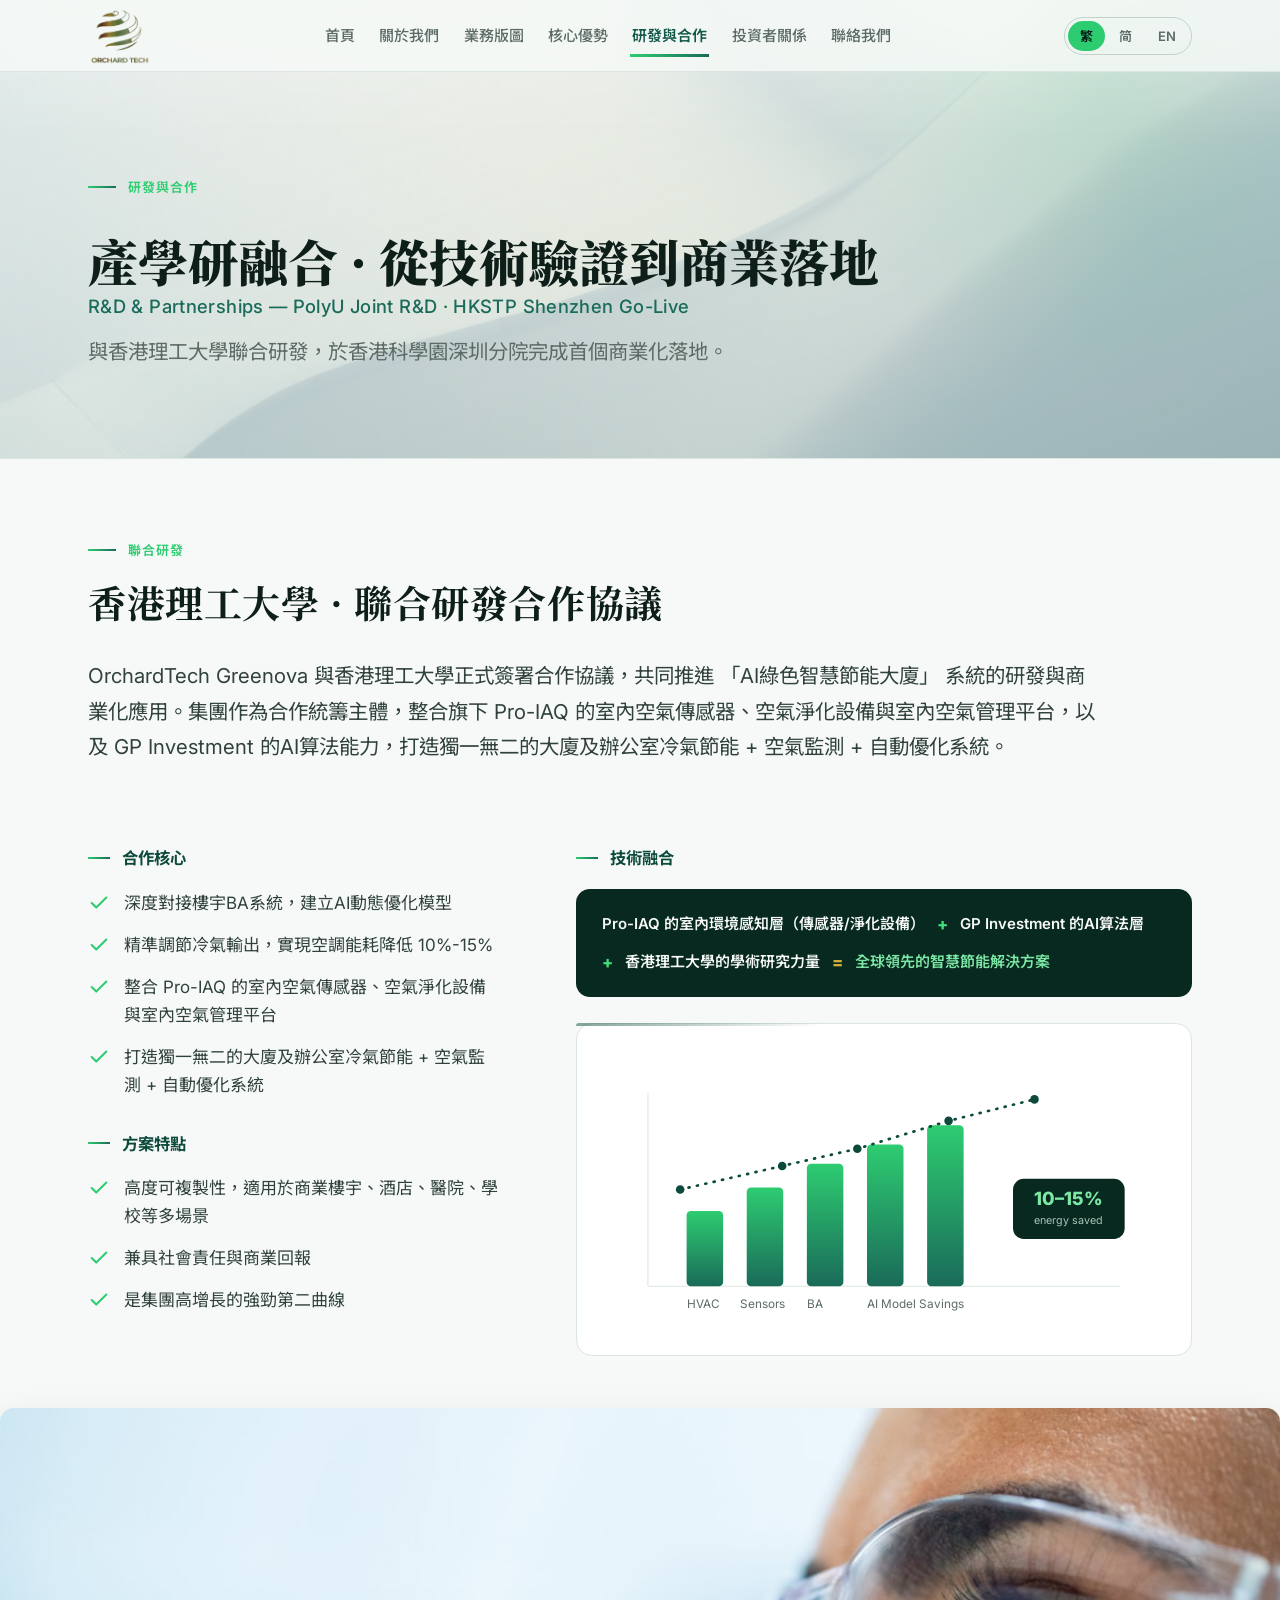
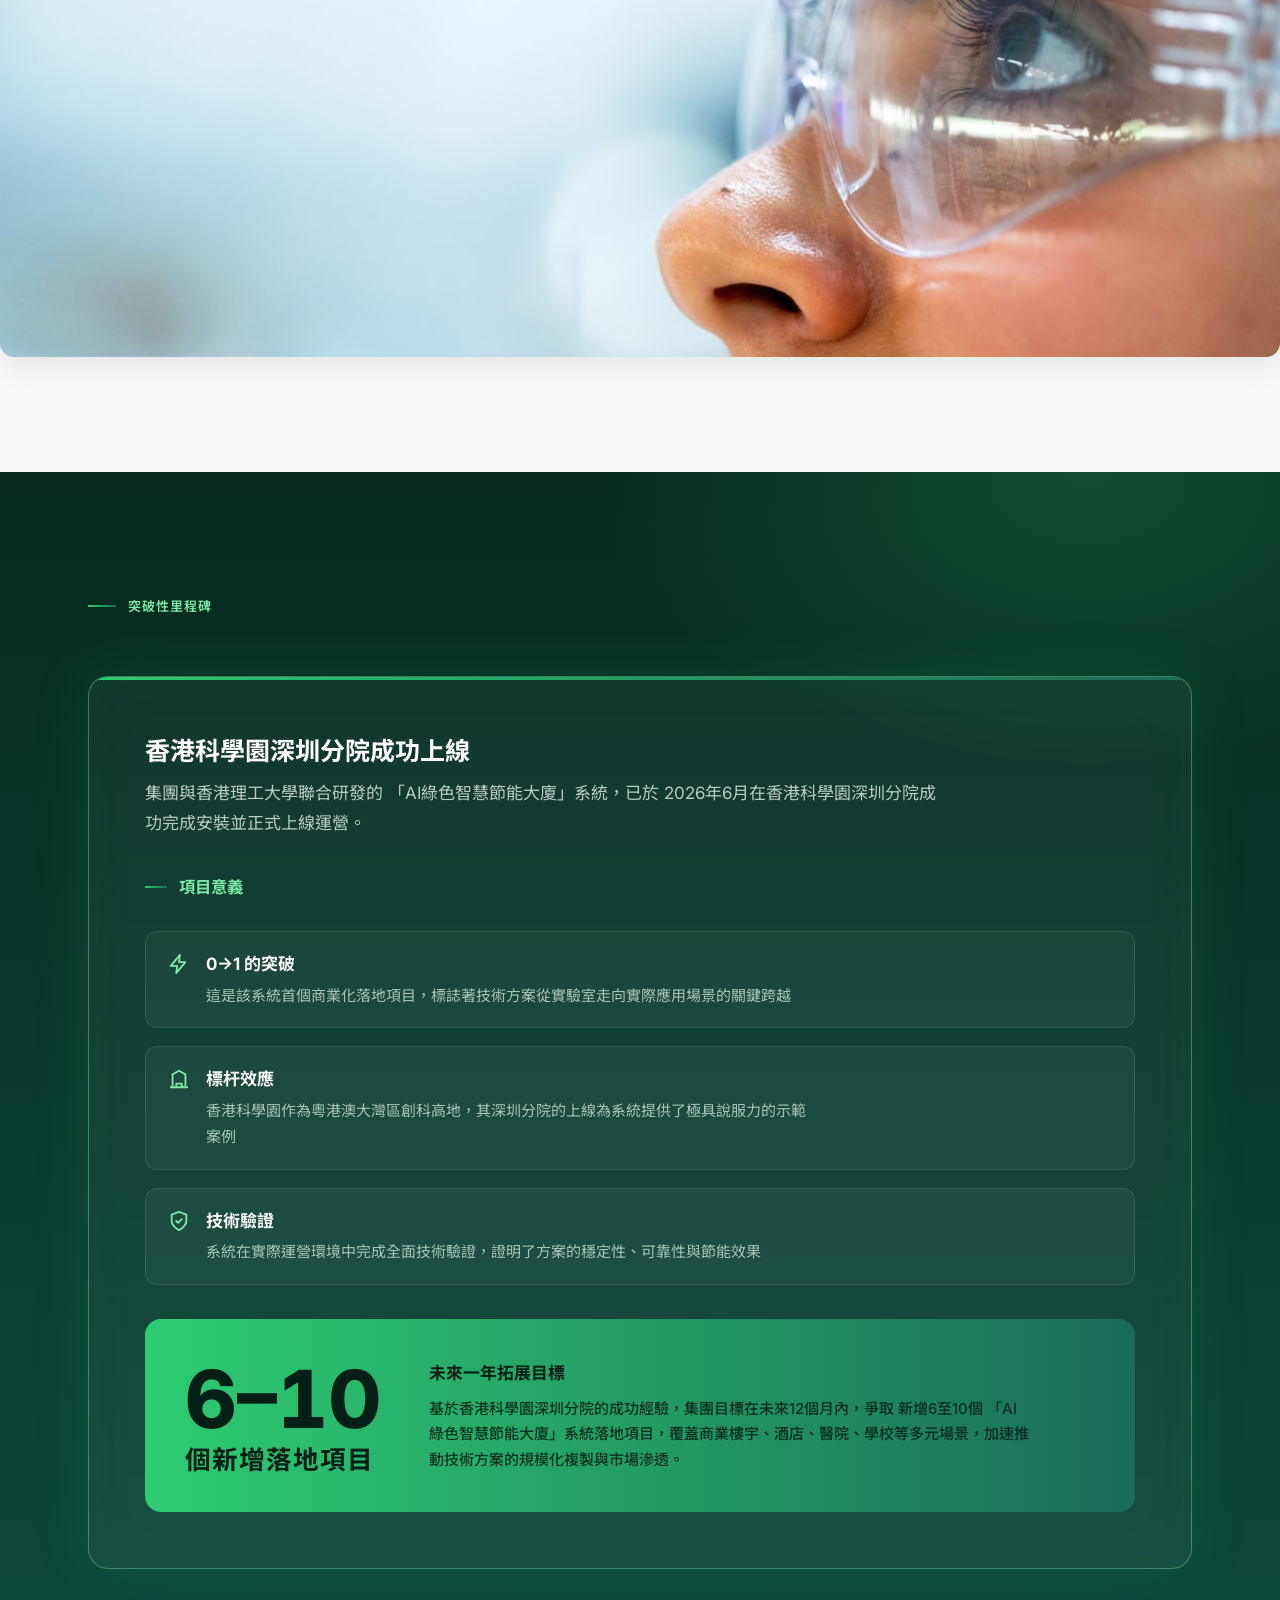
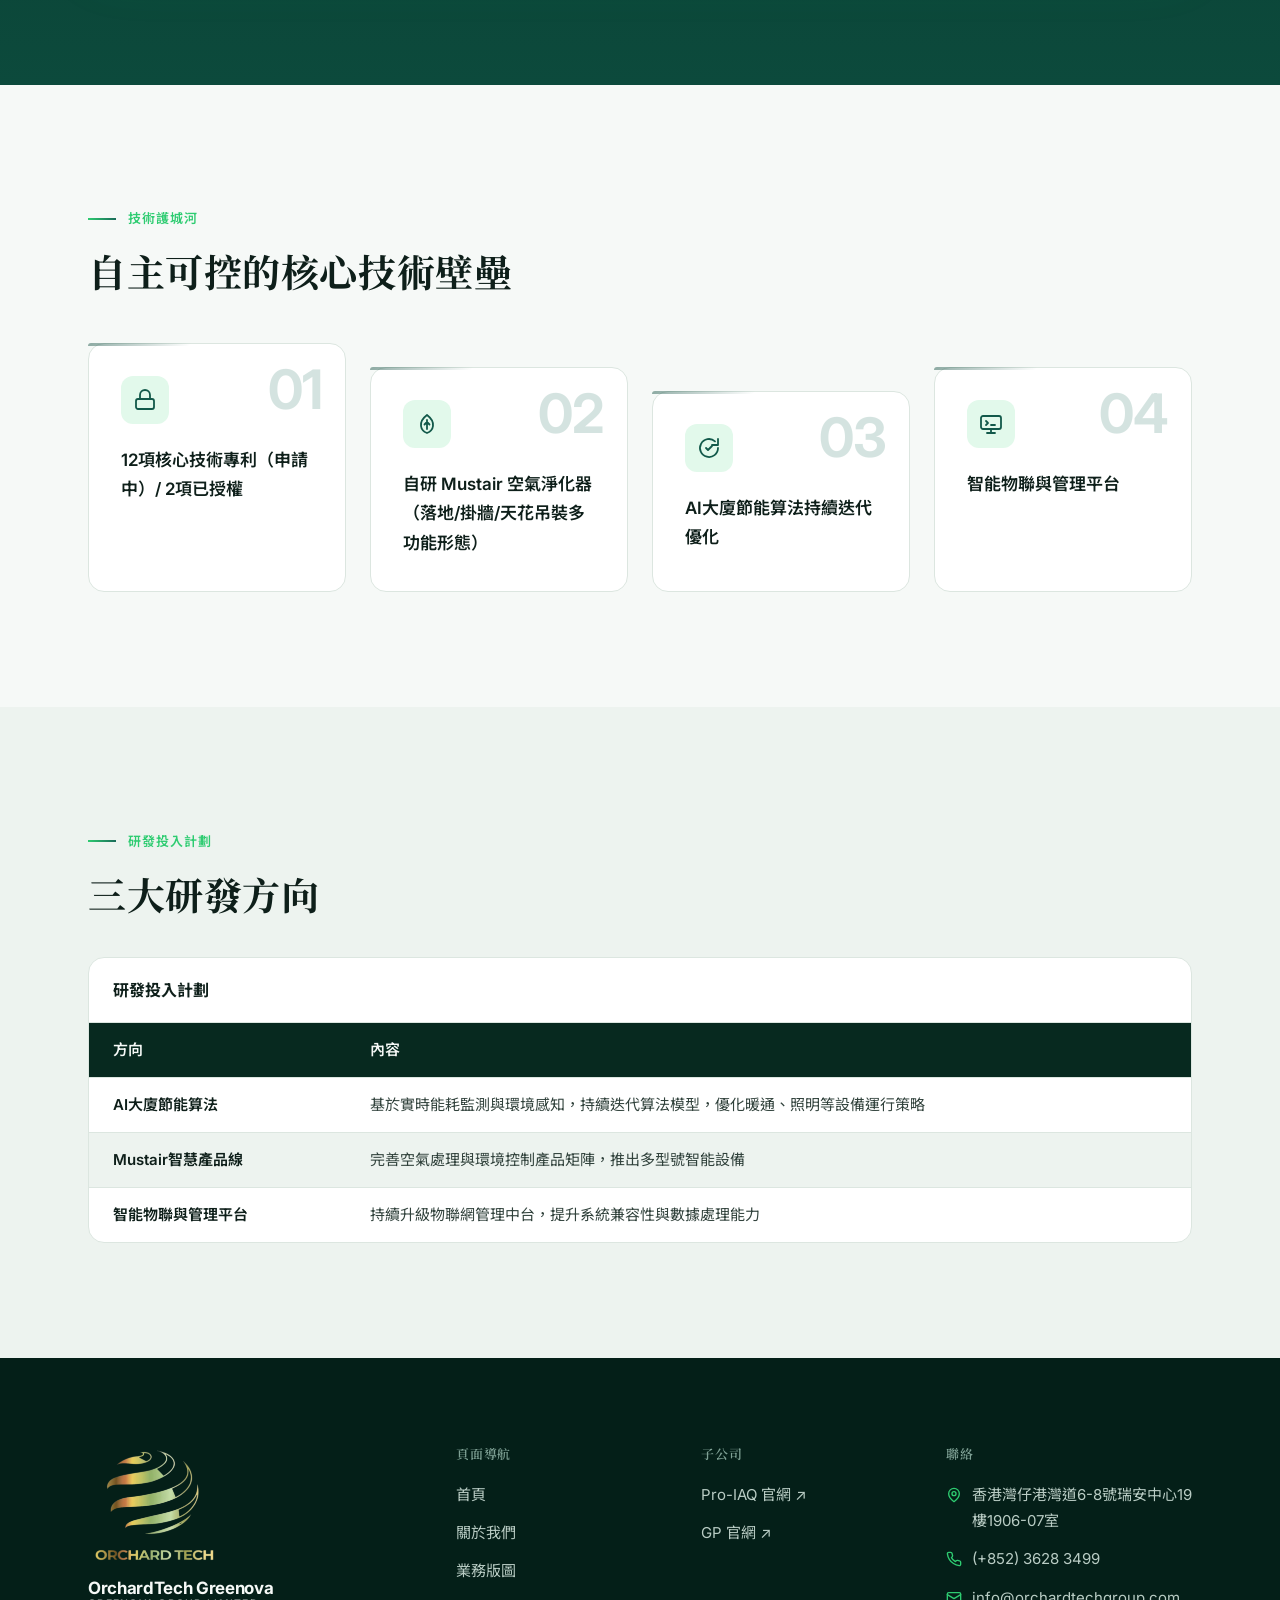
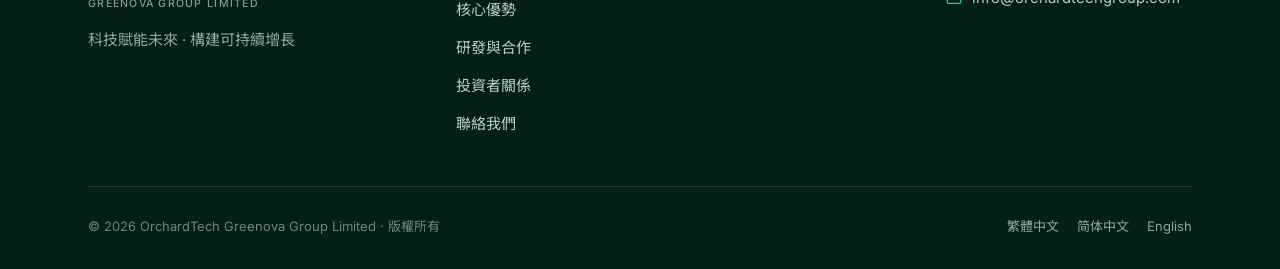
<file: rd-partnerships.html>
<!DOCTYPE html>
<html lang="zh-HK">
<head>
  <meta charset="UTF-8">
  <meta name="viewport" content="width=device-width, initial-scale=1.0">
  <title>研發與合作 | OrchardTech Greenova — 香港理工大學AI綠色智慧節能大廈 · 科學園深圳分院上線</title>
  <meta name="description" content="OrchardTech Greenova 與香港理工大學正式簽署合作協議，共同推進「AI綠色智慧節能大廈」系統的研發與商業化應用，2026年6月於香港科學園深圳分院成功上線。">

  <link rel="canonical" href="https://www.orchardtechgroup.com/rd-partnerships.html">
  <link rel="alternate" hreflang="zh-HK" href="https://www.orchardtechgroup.com/rd-partnerships.html">
  <link rel="alternate" hreflang="zh-CN" href="https://www.orchardtechgroup.com/rd-partnerships.html?lang=cn">
  <link rel="alternate" hreflang="en" href="https://www.orchardtechgroup.com/rd-partnerships.html?lang=en">
  <link rel="alternate" hreflang="x-default" href="https://www.orchardtechgroup.com/rd-partnerships.html">

  <meta property="og:type" content="website">
  <meta property="og:site_name" content="OrchardTech Greenova Group Limited">
  <meta property="og:url" content="https://www.orchardtechgroup.com/rd-partnerships.html">
  <meta property="og:title" content="研發與合作 | OrchardTech Greenova — 香港理工大學AI綠色智慧節能大廈 · 科學園深圳分院上線">
  <meta property="og:description" content="OrchardTech Greenova 與香港理工大學正式簽署合作協議，共同推進「AI綠色智慧節能大廈」系統的研發與商業化應用，2026年6月於香港科學園深圳分院成功上線。">
  <meta property="og:image" content="https://www.orchardtechgroup.com/assets/img/og-image.svg">
  <meta property="og:locale" content="zh_HK">
  <meta name="twitter:card" content="summary_large_image">
  <meta name="twitter:title" content="研發與合作 | OrchardTech Greenova — 香港理工大學AI綠色智慧節能大廈 · 科學園深圳分院上線">
  <meta name="twitter:description" content="OrchardTech Greenova 與香港理工大學正式簽署合作協議，共同推進「AI綠色智慧節能大廈」系統的研發與商業化應用。">
  <meta name="twitter:image" content="https://www.orchardtechgroup.com/assets/img/og-image.svg">

  <link rel="icon" type="image/svg+xml" href="assets/img/favicon.svg">
  <link rel="preconnect" href="https://fonts.googleapis.com">
  <link rel="preconnect" href="https://fonts.gstatic.com" crossorigin>
  <link href="https://fonts.googleapis.com/css2?family=Space+Grotesk:wght@500;700&family=Inter:wght@400;500;600;700;800&family=Noto+Sans+HK:wght@400;500;700;900&family=Noto+Sans+SC:wght@400;500;700;900&family=Noto+Serif+HK:wght@700;900&family=Noto+Serif+SC:wght@700;900&family=Source+Serif+4:ital,opsz,wght@1,8..60,400;1,8..60,500&display=swap" rel="stylesheet">

  <link rel="stylesheet" href="assets/css/base.css?04fc7d5">
  <link rel="stylesheet" href="assets/css/layout.css?04fc7d6">
  <link rel="stylesheet" href="assets/css/components.css?04fc7d1">
  <link rel="stylesheet" href="assets/css/pages.css?04fc7d5">

  <script type="application/ld+json">
  {
    "@context": "https://schema.org",
    "@type": "BreadcrumbList",
    "itemListElement": [
      { "@type": "ListItem", "position": 1, "name": "首頁 Home", "item": "https://www.orchardtechgroup.com/" },
      { "@type": "ListItem", "position": 2, "name": "研發與合作 R&D & Partnerships", "item": "https://www.orchardtechgroup.com/rd-partnerships.html" }
    ]
  }
  </script>
</head>
<body data-page="rd">

  <a class="skip-link" href="#main" data-i18n="skip.link">跳至主要內容</a>

  <header class="site-header site-header--solid">
    <div class="container site-header__inner">
      <a class="brand" href="index.html" aria-label="OrchardTech Greenova Group Limited">
        <img src="assets/img/logo.png?v=1" alt="" width="134" height="117">
        <span class="brand__name">OrchardTech Greenova<small data-i18n="brand.sub">Greenova Group Limited</small></span>
      </a>
      <nav class="site-nav" aria-label="Primary">
        <ul>
          <li><a href="index.html" data-nav="home" data-i18n="nav.home">首頁</a></li>
          <li><a href="about.html" data-nav="about" data-i18n="nav.about">關於我們</a></li>
          <li><a href="business.html" data-nav="business" data-i18n="nav.business">業務版圖</a></li>
          <li><a href="advantages.html" data-nav="advantages" data-i18n="nav.advantages">核心優勢</a></li>
          <li><a href="rd-partnerships.html" data-nav="rd" data-i18n="nav.rd">研發與合作</a></li>
          <li><a href="investor-relations.html" data-nav="ir" data-i18n="nav.ir">投資者關係</a></li>
          <li><a href="contact.html" data-nav="contact" data-i18n="nav.contact">聯絡我們</a></li>
        </ul>
      </nav>
      <div class="header-actions">
        <div class="lang-toggle" role="group" aria-label="Language 語言">
          <button type="button" data-lang="zh" aria-pressed="true">繁</button>
          <button type="button" data-lang="cn" aria-pressed="false">简</button>
          <button type="button" data-lang="en" aria-pressed="false">EN</button>
        </div>
        <button class="nav-toggle" type="button" aria-expanded="false" aria-controls="mobile-menu"
                aria-label="打開導航菜單" data-i18n-attr="aria-label:nav.toggle">
          <span></span><span></span><span></span>
        </button>
      </div>
    </div>
  </header>

  <div class="mobile-menu" id="mobile-menu" aria-hidden="true">
    <button class="mobile-menu__close" type="button" aria-label="關閉導航菜單" data-i18n-attr="aria-label:nav.close">
      <span></span><span></span>
    </button>
    <nav aria-label="Mobile">
      <ul>
        <li><a href="index.html" data-nav="home"><span class="idx">01</span><span data-i18n="nav.home">首頁</span></a></li>
        <li><a href="about.html" data-nav="about"><span class="idx">02</span><span data-i18n="nav.about">關於我們</span></a></li>
        <li><a href="business.html" data-nav="business"><span class="idx">03</span><span data-i18n="nav.business">業務版圖</span></a></li>
        <li><a href="advantages.html" data-nav="advantages"><span class="idx">04</span><span data-i18n="nav.advantages">核心優勢</span></a></li>
        <li><a href="rd-partnerships.html" data-nav="rd"><span class="idx">05</span><span data-i18n="nav.rd">研發與合作</span></a></li>
        <li><a href="investor-relations.html" data-nav="ir"><span class="idx">06</span><span data-i18n="nav.ir">投資者關係</span></a></li>
        <li><a href="contact.html" data-nav="contact"><span class="idx">07</span><span data-i18n="nav.contact">聯絡我們</span></a></li>
      </ul>
    </nav>
    <div class="mobile-menu__foot">
      <div class="lang-toggle" role="group" aria-label="Language 語言">
        <button type="button" data-lang="zh" aria-pressed="true">繁體中文</button>
        <button type="button" data-lang="cn" aria-pressed="false">简体中文</button>
        <button type="button" data-lang="en" aria-pressed="false">English</button>
      </div>
    </div>
  </div>

  <main id="main">

    <!-- ================= Page hero ================= -->
    <section class="page-hero" aria-labelledby="page-title">
      <div class="container">
        <p class="eyebrow reveal" data-i18n="hero.eyebrow">研發與合作</p>
        <h1 id="page-title" class="reveal">
          <span data-i18n="hero.title">產學研融合 · 從技術驗證到商業落地</span>
          <span class="page-hero__en display-en" data-i18n="hero.en">R&amp;D &amp; Partnerships — PolyU Joint R&amp;D · HKSTP Shenzhen Go-Live</span>
        </h1>
        <p class="lead reveal" data-i18n="hero.lead">與香港理工大學聯合研發，於香港科學園深圳分院完成首個商業化落地。</p>
      </div>
    </section>

    <!-- ================= PolyU joint R&D (pattern A) ================= -->
    <section class="section" aria-labelledby="polyu-title" style="padding-top:clamp(48px,6vw,72px)">
      <div class="container">
        <div class="section-head reveal" style="margin-bottom:32px">
          <p class="eyebrow" data-i18n="polyu.eyebrow">聯合研發</p>
          <h2 class="section-title" id="polyu-title" data-i18n="polyu.title">香港理工大學 · 聯合研發合作協議</h2>
        </div>
        <p class="reveal" style="max-width:78ch;font-size:var(--text-lead);line-height:1.75;color:var(--ink-700)" data-i18n="polyu.lead">OrchardTech Greenova 與香港理工大學正式簽署合作協議，共同推進 「AI綠色智慧節能大廈」 系統的研發與商業化應用。集團作為合作統籌主體，整合旗下 Pro-IAQ 的室內空氣傳感器、空氣淨化設備與室內空氣管理平台，以及 GP Investment 的AI算法能力，打造獨一無二的大廈及辦公室冷氣節能 + 空氣監測 + 自動優化系統。</p>

        <div class="split" style="margin-top:48px">
          <div class="reveal">
            <h3 class="sub-head" data-i18n="polyu.core.h">合作核心</h3>
            <ul class="checklist" style="margin-top:20px">
              <li><svg viewBox="0 0 24 24" fill="none" stroke="currentColor" stroke-width="2.2" stroke-linecap="round" stroke-linejoin="round" aria-hidden="true"><path d="M20 6 9 17l-5-5"/></svg><span data-i18n="polyu.core.1">深度對接樓宇BA系統，建立AI動態優化模型</span></li>
              <li><svg viewBox="0 0 24 24" fill="none" stroke="currentColor" stroke-width="2.2" stroke-linecap="round" stroke-linejoin="round" aria-hidden="true"><path d="M20 6 9 17l-5-5"/></svg><span data-i18n="polyu.core.2">精準調節冷氣輸出，實現空調能耗降低 10%-15%</span></li>
              <li><svg viewBox="0 0 24 24" fill="none" stroke="currentColor" stroke-width="2.2" stroke-linecap="round" stroke-linejoin="round" aria-hidden="true"><path d="M20 6 9 17l-5-5"/></svg><span data-i18n="polyu.core.3">整合 Pro-IAQ 的室內空氣傳感器、空氣淨化設備與室內空氣管理平台</span></li>
              <li><svg viewBox="0 0 24 24" fill="none" stroke="currentColor" stroke-width="2.2" stroke-linecap="round" stroke-linejoin="round" aria-hidden="true"><path d="M20 6 9 17l-5-5"/></svg><span data-i18n="polyu.core.4">打造獨一無二的大廈及辦公室冷氣節能 + 空氣監測 + 自動優化系統</span></li>
            </ul>

            <h3 class="sub-head" data-i18n="polyu.feat.h">方案特點</h3>
            <ul class="checklist" style="margin-top:20px">
              <li><svg viewBox="0 0 24 24" fill="none" stroke="currentColor" stroke-width="2.2" stroke-linecap="round" stroke-linejoin="round" aria-hidden="true"><path d="M20 6 9 17l-5-5"/></svg><span data-i18n="polyu.feat.1">高度可複製性，適用於商業樓宇、酒店、醫院、學校等多場景</span></li>
              <li><svg viewBox="0 0 24 24" fill="none" stroke="currentColor" stroke-width="2.2" stroke-linecap="round" stroke-linejoin="round" aria-hidden="true"><path d="M20 6 9 17l-5-5"/></svg><span data-i18n="polyu.feat.2">兼具社會責任與商業回報</span></li>
              <li><svg viewBox="0 0 24 24" fill="none" stroke="currentColor" stroke-width="2.2" stroke-linecap="round" stroke-linejoin="round" aria-hidden="true"><path d="M20 6 9 17l-5-5"/></svg><span data-i18n="polyu.feat.3">是集團高增長的強勁第二曲線</span></li>
            </ul>
          </div>

          <div class="reveal">
            <h3 class="sub-head" data-i18n="polyu.formula.h">技術融合</h3>
            <div class="formula" style="margin-top:20px" role="text">
              <span data-i18n="polyu.formula.a">Pro-IAQ 的室內環境感知層（傳感器/淨化設備）</span>
              <span class="op" aria-hidden="true">+</span>
              <span data-i18n="polyu.formula.b">GP Investment 的AI算法層</span>
              <span class="op" aria-hidden="true">+</span>
              <span data-i18n="polyu.formula.c">香港理工大學的學術研究力量</span>
              <span class="eq" aria-hidden="true">=</span>
              <span class="result" data-i18n="polyu.formula.r">全球領先的智慧節能解決方案</span>
            </div>
            <!-- abstract building-energy visual -->
            <div class="panel" style="margin-top:26px;padding:26px 28px" aria-hidden="true">
              <svg viewBox="0 0 520 260" style="width:100%;height:auto">
                <defs>
                  <linearGradient id="rd-bar" x1="0" y1="1" x2="0" y2="0">
                    <stop offset="0" stop-color="#1A6B59"/><stop offset="1" stop-color="#2ECC71"/>
                  </linearGradient>
                </defs>
                <g stroke="#DCE6E0" stroke-width="1">
                  <path d="M40 40v180M40 220h440"/>
                </g>
                <g fill="url(#rd-bar)">
                  <rect x="76" y="150" width="34" height="70" rx="4"/>
                  <rect x="132" y="128" width="34" height="92" rx="4"/>
                  <rect x="188" y="106" width="34" height="114" rx="4"/>
                  <rect x="244" y="88" width="34" height="132" rx="4"/>
                  <rect x="300" y="70" width="34" height="150" rx="4"/>
                </g>
                <path d="M70 130 165 108 235 92 320 66 400 46" fill="none" stroke="#0C4A3C" stroke-width="2.5" stroke-linecap="round" stroke-dasharray="1 7"/>
                <g fill="#0C4A3C">
                  <circle cx="70" cy="130" r="4"/><circle cx="165" cy="108" r="4"/><circle cx="235" cy="92" r="4"/><circle cx="320" cy="66" r="4"/><circle cx="400" cy="46" r="4"/>
                </g>
                <g font-family="Inter,sans-serif" font-size="11" fill="#5C6B65">
                  <text x="76" y="240">HVAC</text>
                  <text x="126" y="240">Sensors</text>
                  <text x="188" y="240">BA</text>
                  <text x="244" y="240">AI Model</text>
                  <text x="292" y="240">Savings</text>
                </g>
                <g transform="translate(380,120)">
                  <rect width="104" height="56" rx="10" fill="#07291F"/>
                  <text x="52" y="24" text-anchor="middle" fill="#7CE8A5" font-family="Inter,sans-serif" font-weight="800" font-size="17">10–15%</text>
                  <text x="52" y="42" text-anchor="middle" fill="#A9C3B9" font-size="10">energy saved</text>
                </g>
              </svg>
            </div>
          </div>
        </div>
      </div>
      <img class="content-img content-img--shadow" src="assets/img/pg-research-v3.jpg" alt="" loading="lazy" style="margin-top:52px;aspect-ratio:21/9">
    </section>

    <!-- ================= Milestone feature block (pattern B, highlight) ================= -->
    <section class="band-dark section" aria-labelledby="ms-title">
      <div class="container">
        <div class="section-head reveal" style="margin-bottom:40px">
          <p class="eyebrow" data-i18n="ms.eyebrow">突破性里程碑</p>
        </div>
        <div class="feature-block reveal">
          <h3 id="ms-title" data-i18n="ms.title">香港科學園深圳分院成功上線</h3>
          <p data-i18n="ms.body">集團與香港理工大學聯合研發的 「AI綠色智慧節能大廈」系統，已於 2026年6月在香港科學園深圳分院成功完成安裝並正式上線運營。</p>

          <h4 class="sub-head" style="color:var(--accent-300);margin-top:34px" data-i18n="ms.sig.h">項目意義</h4>
          <ul class="significance" data-stagger>
            <li class="reveal">
              <svg viewBox="0 0 24 24" fill="none" stroke="currentColor" stroke-width="2" stroke-linecap="round" stroke-linejoin="round" aria-hidden="true"><path d="M13 2 3 14h7l-1 8 10-12h-7l1-8z"/></svg>
              <div><strong data-i18n="ms.sig.1.t">0→1 的突破</strong><p data-i18n="ms.sig.1.d">這是該系統首個商業化落地項目，標誌著技術方案從實驗室走向實際應用場景的關鍵跨越</p></div>
            </li>
            <li class="reveal">
              <svg viewBox="0 0 24 24" fill="none" stroke="currentColor" stroke-width="2" stroke-linecap="round" stroke-linejoin="round" aria-hidden="true"><path d="M3 21h18M5 21V7l7-4 7 4v14M9 21v-4h6v4"/></svg>
              <div><strong data-i18n="ms.sig.2.t">標杆效應</strong><p data-i18n="ms.sig.2.d">香港科學園作為粵港澳大灣區創科高地，其深圳分院的上線為系統提供了極具說服力的示範案例</p></div>
            </li>
            <li class="reveal">
              <svg viewBox="0 0 24 24" fill="none" stroke="currentColor" stroke-width="2" stroke-linecap="round" stroke-linejoin="round" aria-hidden="true"><path d="M12 22s8-4 8-10V5l-8-3-8 3v7c0 6 8 10 8 10z"/><path d="m9 12 2 2 4-4"/></svg>
              <div><strong data-i18n="ms.sig.3.t">技術驗證</strong><p data-i18n="ms.sig.3.d">系統在實際運營環境中完成全面技術驗證，證明了方案的穩定性、可靠性與節能效果</p></div>
            </li>
          </ul>

          <div class="stat-callout reveal">
            <div class="big"><span class="num" data-i18n="ms.target.big">6–10</span><small data-i18n="ms.target.unit">個新增落地項目</small></div>
            <div>
              <strong style="display:block;font-size:1.05rem;margin-bottom:8px;color:var(--green-950)" data-i18n="ms.target.h">未來一年拓展目標</strong>
              <p data-i18n="ms.target.body">基於香港科學園深圳分院的成功經驗，集團目標在未來12個月內，爭取 新增6至10個 「AI綠色智慧節能大廈」系統落地項目，覆蓋商業樓宇、酒店、醫院、學校等多元場景，加速推動技術方案的規模化複製與市場滲透。</p>
            </div>
          </div>
        </div>
      </div>
    </section>

    <!-- ================= Technology moat (pattern E) ================= -->
    <section class="section" aria-labelledby="moat-title">
      <div class="container">
        <div class="section-head reveal" style="margin-bottom:48px">
          <p class="eyebrow" data-i18n="moat.eyebrow">技術護城河</p>
          <h2 class="section-title" id="moat-title" data-i18n="moat.title">自主可控的核心技術壁壘</h2>
        </div>
        <div class="offset-grid" data-stagger>
          <article class="card col-3 reveal">
            <span class="ghost-num" aria-hidden="true">01</span>
            <div class="icon-tile" aria-hidden="true">
              <svg viewBox="0 0 24 24" fill="none" stroke="currentColor" stroke-width="1.8" stroke-linecap="round" stroke-linejoin="round"><rect x="3" y="11" width="18" height="10" rx="2"/><path d="M7 11V7a5 5 0 0 1 10 0v4"/></svg>
            </div>
            <p style="font-weight:600;color:var(--ink-900)" data-i18n="moat.1">12項核心技術專利（申請中）/ 2項已授權</p>
          </article>
          <article class="card col-3 off-1 reveal">
            <span class="ghost-num" aria-hidden="true">02</span>
            <div class="icon-tile" aria-hidden="true">
              <svg viewBox="0 0 24 24" fill="none" stroke="currentColor" stroke-width="1.8" stroke-linecap="round" stroke-linejoin="round"><path d="M12 3c-4 3-6.5 7-6 11 .4 3.4 2.9 5.8 6 7 3.1-1.2 5.6-3.6 6-7 .5-4-2-8-6-11z"/><path d="M12 8v9M9.5 12.5 12 10l2.5 2.5"/></svg>
            </div>
            <p style="font-weight:600;color:var(--ink-900)" data-i18n="moat.2">自研 Mustair 空氣淨化器（落地/掛牆/天花吊裝多功能形態）</p>
          </article>
          <article class="card col-3 off-2 reveal">
            <span class="ghost-num" aria-hidden="true">03</span>
            <div class="icon-tile" aria-hidden="true">
              <svg viewBox="0 0 24 24" fill="none" stroke="currentColor" stroke-width="1.8" stroke-linecap="round" stroke-linejoin="round"><path d="M21 12a9 9 0 1 1-3-6.7"/><path d="M21 3v6h-6"/><path d="m9 12 2 2 4-4"/></svg>
            </div>
            <p style="font-weight:600;color:var(--ink-900)" data-i18n="moat.3">AI大廈節能算法持續迭代優化</p>
          </article>
          <article class="card col-3 off-1 reveal">
            <span class="ghost-num" aria-hidden="true">04</span>
            <div class="icon-tile" aria-hidden="true">
              <svg viewBox="0 0 24 24" fill="none" stroke="currentColor" stroke-width="1.8" stroke-linecap="round" stroke-linejoin="round"><rect x="2" y="4" width="20" height="13" rx="2"/><path d="M8 21h8M12 17v4M7 9l2 2-2 2M12 13h4"/></svg>
            </div>
            <p style="font-weight:600;color:var(--ink-900)" data-i18n="moat.4">智能物聯與管理平台</p>
          </article>
        </div>
      </div>
    </section>

    <!-- ================= R&D investment plan ================= -->
    <section class="section section--surface" aria-labelledby="plan-title">
      <div class="container">
        <div class="section-head reveal" style="margin-bottom:40px">
          <p class="eyebrow" data-i18n="plan.eyebrow">研發投入計劃</p>
          <h2 class="section-title" id="plan-title" data-i18n="plan.title">三大研發方向</h2>
        </div>
        <div class="table-wrap reveal">
          <table class="data-table">
            <caption data-i18n="plan.table.caption">研發投入計劃</caption>
            <thead>
              <tr>
                <th scope="col" data-i18n="plan.th.area">方向</th>
                <th scope="col" data-i18n="plan.th.content">內容</th>
              </tr>
            </thead>
            <tbody>
              <tr>
                <td data-th="方向" data-i18n="plan.r1.area">AI大廈節能算法</td>
                <td data-th="內容" data-i18n="plan.r1.content">基於實時能耗監測與環境感知，持續迭代算法模型，優化暖通、照明等設備運行策略</td>
              </tr>
              <tr>
                <td data-th="方向" data-i18n="plan.r2.area">Mustair智慧產品線</td>
                <td data-th="內容" data-i18n="plan.r2.content">完善空氣處理與環境控制產品矩陣，推出多型號智能設備</td>
              </tr>
              <tr>
                <td data-th="方向" data-i18n="plan.r3.area">智能物聯與管理平台</td>
                <td data-th="內容" data-i18n="plan.r3.content">持續升級物聯網管理中台，提升系統兼容性與數據處理能力</td>
              </tr>
            </tbody>
          </table>
        </div>
      </div>
    </section>

  </main>

  <footer class="site-footer">
    <div class="container">
      <div class="footer-grid">
        <div class="footer-brand">
          <a class="brand" href="index.html" aria-label="OrchardTech Greenova Group Limited">
            <img src="assets/img/logo.png?v=1" alt="" width="134" height="117">
            <span class="brand__name">OrchardTech Greenova<small data-i18n="brand.sub">Greenova Group Limited</small></span>
          </a>
          <p data-i18n="footer.tagline">科技賦能生態未來 · 構建可持續價值增長引擎</p>
        </div>
        <nav aria-label="Footer">
          <h2 data-i18n="footer.nav">頁面導航</h2>
          <ul>
            <li><a href="index.html" data-i18n="nav.home">首頁</a></li>
            <li><a href="about.html" data-i18n="nav.about">關於我們</a></li>
            <li><a href="business.html" data-i18n="nav.business">業務版圖</a></li>
            <li><a href="advantages.html" data-i18n="nav.advantages">核心優勢</a></li>
            <li><a href="rd-partnerships.html" data-i18n="nav.rd">研發與合作</a></li>
            <li><a href="investor-relations.html" data-i18n="nav.ir">投資者關係</a></li>
            <li><a href="contact.html" data-i18n="nav.contact">聯絡我們</a></li>
          </ul>
        </nav>
        <div>
          <h2 data-i18n="footer.subs">子公司</h2>
          <ul>
            <li><a href="https://www.pro-iaq.com" target="_blank" rel="noopener" data-i18n="footer.sub.proiaq.link">Pro-IAQ 官網 ↗</a></li>
            <li><a href="business.html#gp" data-i18n="footer.sub.gp.link">GP 官網 ↗</a></li>
          </ul>
        </div>
        <div>
          <h2 data-i18n="footer.contact">聯絡</h2>
          <ul class="footer-contact">
            <li>
              <svg viewBox="0 0 24 24" fill="none" stroke="currentColor" stroke-width="2" stroke-linecap="round" stroke-linejoin="round" aria-hidden="true"><path d="M20 10c0 6-8 12-8 12s-8-6-8-12a8 8 0 0 1 16 0z"/><circle cx="12" cy="10" r="3"/></svg>
              <span data-i18n="footer.addr">香港灣仔港灣道6-8號瑞安中心19樓1906-07室</span>
            </li>
            <li>
              <svg viewBox="0 0 24 24" fill="none" stroke="currentColor" stroke-width="2" stroke-linecap="round" stroke-linejoin="round" aria-hidden="true"><path d="M22 16.9v3a2 2 0 0 1-2.2 2 19.8 19.8 0 0 1-8.6-3.1 19.5 19.5 0 0 1-6-6A19.8 19.8 0 0 1 2.1 4.2 2 2 0 0 1 4.1 2h3a2 2 0 0 1 2 1.7c.13.96.36 1.9.7 2.8a2 2 0 0 1-.45 2.1L8.1 9.9a16 16 0 0 0 6 6l1.3-1.3a2 2 0 0 1 2.1-.45c.9.34 1.84.57 2.8.7A2 2 0 0 1 22 16.9z"/></svg>
              <a href="tel:+85236283499" data-i18n="footer.tel">(+852) 3628 3499</a>
            </li>
            <li>
              <svg viewBox="0 0 24 24" fill="none" stroke="currentColor" stroke-width="2" stroke-linecap="round" stroke-linejoin="round" aria-hidden="true"><rect x="2" y="4" width="20" height="16" rx="2"/><path d="m22 7-10 6L2 7"/></svg>
              <a href="mailto:info@orchardtechgroup.com" data-i18n="footer.email">info@orchardtechgroup.com</a>
            </li>
          </ul>
        </div>
      </div>
      <div class="footer-legal">
        <p data-i18n="footer.legal">© 2026 OrchardTech Greenova Group Limited · 版權所有</p>
        <nav aria-label="Language">
          <a href="?lang=zh" data-i18n="footer.lang.zh">繁體中文</a>
          <a href="?lang=cn" data-i18n="footer.lang.cn">简体中文</a>
          <a href="?lang=en" data-i18n="footer.lang.en">English</a>
        </nav>
      </div>
    </div>
  </footer>

  <button class="back-to-top" type="button" aria-label="回到頂部" data-i18n-attr="aria-label:backtotop">
    <svg width="18" height="18" viewBox="0 0 24 24" fill="none" stroke="currentColor" stroke-width="2" stroke-linecap="round" stroke-linejoin="round" aria-hidden="true"><path d="M12 19V5M5 12l7-7 7 7"/></svg>
  </button>

  <script src="assets/js/i18n.js?04fc7d1"></script>
  <script src="assets/js/content/common.js?04fc7d1"></script>
  <script src="assets/js/content/rd.js?04fc7d1"></script>
  <script src="assets/js/main.js?04fc7d1"></script>
</body>
</html>
</file>
<file: assets/css/base.css>
/* ==========================================================================
   OrchardTech Greenova — base.css
   Design tokens (design-guide.md §3, §4), reset, base typography, utilities
   ========================================================================== */

:root {
  /* Primary — Deep Evergreen */
  --green-950: #041F18;
  --green-900: #07291F;
  --green-800: #0C4A3C;
  --green-700: #12594A;
  --green-600: #1A6B59;
  --green-500: #23806A;

  /* Accent — Growth Emerald */
  --accent-500: #2ECC71;
  --accent-400: #43D97E;
  --accent-300: #7CE8A5;
  --accent-100: #E2F9EB;

  /* Premium — Warm Gold (IPO moments only) */
  --gold-500: #B8932A;
  --gold-400: #D4AF37;
  --gold-100: #F8F0D9;

  /* Neutrals — green-tinted, never pure grey */
  --ink-900: #0E1F1A;
  --ink-700: #31423C;
  --ink-500: #5C6B65;
  --ink-400: #83918B;

  /* Surfaces */
  --paper: #F6F9F7;
  --surface: #FFFFFF;
  --surface-2: #EDF3EF;
  --line: #DCE6E0;
  --line-strong: #C3D2CA;

  /* Semantic */
  --success: var(--accent-500);
  --warning: #D9A441;
  --danger: #C84F43;

  /* Type scale (fluid, §4.2) */
  --text-display: clamp(2.75rem, 6.5vw, 4.75rem);
  --text-h1: clamp(2.125rem, 4.5vw, 3.125rem);
  --text-h2: clamp(1.625rem, 3.2vw, 2.375rem);
  --text-h3: clamp(1.25rem, 2vw, 1.5625rem);
  --text-lead: clamp(1.125rem, 1.6vw, 1.3125rem);
  --text-body: 1.0625rem;
  --text-sm: 0.9375rem;
  --text-xs: 0.8125rem;

  /* Rhythm */
  --section-pad: clamp(72px, 9vw, 128px);
  --container: 1200px;
  --gutter: clamp(20px, 4vw, 48px);

  /* Fonts */
  --font-display: "Space Grotesk", "Inter", "Noto Sans HK", "Noto Sans SC", system-ui, sans-serif;
  --font-body: "Inter", "Noto Sans HK", "Noto Sans SC", system-ui, "PingFang HK", "PingFang SC", "Microsoft JhengHei", "Microsoft YaHei", sans-serif;
  --font-zh: "Noto Sans HK", "Noto Sans SC", "PingFang HK", "PingFang SC", "Microsoft JhengHei", "Microsoft YaHei", sans-serif;
  --font-zh-display: "Noto Serif HK", "Noto Serif SC", "Songti TC", "Songti SC", "PMingLiU", serif;
  --font-quote: "Source Serif 4", "Noto Serif HK", "Noto Serif SC", Georgia, serif;

  /* Motion */
  --ease-out: cubic-bezier(.22, 1, .36, 1);
  --dur-micro: 180ms;
  --dur-reveal: 700ms;

  /* Shared recipes (§3.2) */
  --grad-accent: linear-gradient(90deg, #2ECC71, #1A6B59);
  --grad-gold: linear-gradient(120deg, #D4AF37, #B8932A);
  --grad-dark-band: linear-gradient(180deg, #07291F, #0C4A3C);
  --hairline-top: linear-gradient(135deg, rgba(12, 74, 60, .5), rgba(255, 255, 255, 0) 40%);
  --shadow-card: 0 24px 48px -12px rgba(6, 42, 34, .14);
  --glow-accent: 0 12px 28px rgba(46, 204, 113, .35);
}

/* ---------- Reset ---------- */
*, *::before, *::after { box-sizing: border-box; }
* { margin: 0; }
html {
  scroll-behavior: smooth;
  scroll-padding-top: 96px;
  -webkit-text-size-adjust: 100%;
}
body {
  font-family: var(--font-body);
  font-size: var(--text-body);
  line-height: 1.75;
  color: var(--ink-700);
  background: var(--paper);
  -webkit-font-smoothing: antialiased;
  text-rendering: optimizeLegibility;
  min-height: 100vh;
}
img, svg, video { display: block; max-width: 100%; }
input, button, textarea, select { font: inherit; color: inherit; }
button { cursor: pointer; background: none; border: 0; }
a { color: var(--green-700); text-decoration: none; }
ul, ol { padding: 0; list-style: none; }
strong { font-weight: 700; color: var(--ink-900); }

/* ---------- Headings ---------- */
h1, h2, h3, h4 { color: var(--ink-900); font-weight: 700; }
:lang(zh), :lang(zh-HK) h1, :lang(zh-HK) h2, :lang(zh-HK) h3 { letter-spacing: 0; }

.display-en {
  font-family: var(--font-display);
  letter-spacing: -0.03em;
  line-height: 1.08;
}
html[lang="en"] h1, html[lang="en"] h2, html[lang="en"] .en-head {
  font-family: var(--font-display);
  letter-spacing: -0.025em;
  line-height: 1.12;
}
/* CJK display heads: Noto Serif HK/SC — editorial, consulting-grade voice */
html[lang^="zh"] h1, html[lang^="zh"] h2 {
  font-family: var(--font-zh-display);
  line-height: 1.22;
  letter-spacing: .015em;
}
html[lang^="zh"] h3 { font-family: var(--font-zh); line-height: 1.3; }
html[lang^="zh"] h1 { font-weight: 900; }

.quote {
  font-family: var(--font-quote);
  font-style: italic;
}
html[lang^="zh"] .quote { font-style: normal; font-weight: 600; }
.num { font-variant-numeric: tabular-nums; }

p { max-width: 68ch; }

/* ---------- Utilities ---------- */
.container {
  width: 100%;
  max-width: var(--container);
  margin-inline: auto;
  padding-inline: var(--gutter);
}
.section { padding-block: var(--section-pad); }
.section--tight { padding-block: clamp(48px, 6vw, 64px); }
.section--surface { background: var(--surface-2); }

/* Dark band (pattern B) */
.band-dark {
  position: relative;
  background: var(--grad-dark-band);
  color: #DDEAE3;
  overflow: hidden;
}
.band-dark::before {
  content: "";
  position: absolute; inset: 0;
  background: radial-gradient(700px 420px at 85% 0%, rgba(46, 204, 113, .22), transparent 70%);
  pointer-events: none;
}
.band-dark > * { position: relative; }
.band-dark h1, .band-dark h2, .band-dark h3, .band-dark h4 { color: #F6F9F7; }
.band-dark p { color: #B9CCC4; }

/* Eyebrow kicker (§4.3, §6.1) */
.eyebrow {
  display: inline-flex;
  align-items: center;
  gap: 12px;
  font-size: var(--text-xs);
  font-weight: 600;
  letter-spacing: 0.14em;
  text-transform: uppercase;
  color: var(--accent-500);
  margin-bottom: 18px;
}
html[lang^="zh"] .eyebrow { letter-spacing: 0.08em; text-transform: none; }
.eyebrow::before {
  content: "";
  width: 28px; height: 2px;
  background: var(--grad-accent);
  flex: none;
}
.eyebrow--center { justify-content: center; }
.band-dark .eyebrow { color: var(--accent-300); }

.section-title { font-size: var(--text-h2); margin-bottom: 20px; }
.section-lead {
  font-size: var(--text-lead);
  color: var(--ink-500);
  max-width: 640px;
  line-height: 1.65;
}
.band-dark .section-lead { color: #A9C3B9; }
.section-head--center { text-align: center; }
.section-head--center .section-lead { margin-inline: auto; }

/* Gold IPO badge (§6.7) */
.ipo-badge {
  display: inline-flex;
  align-items: center;
  gap: 8px;
  padding: 8px 18px;
  border-radius: 999px;
  background: var(--grad-gold);
  color: var(--green-950);
  font-size: var(--text-xs);
  font-weight: 600;
  letter-spacing: .04em;
  white-space: nowrap;
}
.ipo-badge .diamond { font-size: .85em; }

/* Scroll reveal (§8) */
.reveal {
  opacity: 0;
  transform: translateY(20px);
  transition: opacity var(--dur-reveal) var(--ease-out),
              transform var(--dur-reveal) var(--ease-out);
  transition-delay: var(--reveal-delay, 0ms);
}
.reveal.is-visible { opacity: 1; transform: none; }

.sr-only {
  position: absolute; width: 1px; height: 1px;
  padding: 0; margin: -1px; overflow: hidden;
  clip: rect(0 0 0 0); white-space: nowrap; border: 0;
}
[hidden] { display: none !important; }

.skip-link {
  position: absolute; top: 12px; left: 16px; z-index: 300;
  background: var(--green-900); color: #fff;
  padding: 10px 18px; border-radius: 8px;
  transform: translateY(calc(-100% - 16px));
  transition: transform var(--dur-micro) ease-out;
}
.skip-link:focus { transform: none; color: #fff; }

/* Focus rings (§10) */
:focus-visible {
  outline: 3px solid rgba(46, 204, 113, .55);
  outline-offset: 2px;
  border-radius: 4px;
}
.band-dark :focus-visible, .site-footer :focus-visible, .mobile-menu :focus-visible {
  outline-color: rgba(124, 232, 165, .7);
}

/* Selection */
::selection { background: rgba(46, 204, 113, .28); color: var(--ink-900); }

/* Reduced motion (§8) */
@media (prefers-reduced-motion: reduce) {
  html { scroll-behavior: auto; }
  *, *::before, *::after {
    animation-duration: .01ms !important;
    animation-iteration-count: 1 !important;
    transition-duration: .01ms !important;
  }
  .reveal { opacity: 1; transform: none; }
}
</file>
<file: assets/css/layout.css>
/* ==========================================================================
   OrchardTech Greenova — layout.css
   Header / nav / language toggle / mobile menu / footer / back-to-top
   ========================================================================== */

/* ---------- Header (§7.4) ---------- */
.site-header {
  position: fixed;
  inset: 0 0 auto 0;
  z-index: 200;
  height: 72px;
  background: rgba(246, 249, 247, .82);
  -webkit-backdrop-filter: blur(16px);
  backdrop-filter: blur(16px);
  transition: background var(--dur-micro) ease-out,
              box-shadow var(--dur-micro) ease-out,
              border-color var(--dur-micro) ease-out;
  border-bottom: 1px solid var(--line);
}
.site-header__inner {
  height: 72px;
  display: flex;
  align-items: center;
  gap: 24px;
}

.brand {
  display: inline-flex;
  align-items: center;
  gap: 16px;
  flex: none;
}
.brand img { width: 134px; height: 117px; }
/* Header: icon-only brand, smaller mark */
.site-header .brand img { width: 64px; height: 56px; filter: brightness(.6) saturate(1.15); }
.site-header .brand__name { display: none; }
/* Footer: stacked brand — logo above, name below */
.footer-brand .brand { flex-direction: column; align-items: flex-start; }
.brand__name {
  font-family: var(--font-display);
  font-weight: 700;
  font-size: 1.06rem;
  letter-spacing: -0.02em;
  color: var(--ink-900);
  line-height: 1.1;
}
.brand__name small {
  display: block;
  font-family: var(--font-body);
  font-weight: 500;
  font-size: .66rem;
  letter-spacing: .12em;
  text-transform: uppercase;
  color: var(--ink-400);
}
/* Primary nav */
.site-nav { margin-inline: auto; }
.site-nav ul { display: flex; align-items: center; gap: clamp(14px, 1.6vw, 28px); }
.site-nav a {
  position: relative;
  display: inline-block;
  padding: 6px 2px;
  font-size: var(--text-sm);
  font-weight: 500;
  color: var(--ink-500);
  transition: color var(--dur-micro) ease-out;
  white-space: nowrap;
}
.site-nav a:hover { color: var(--green-700); }
.site-nav a::after {
  content: "";
  position: absolute;
  left: 0; right: 100%; bottom: -2px;
  height: 2px;
  background: var(--grad-accent);
  transition: right var(--dur-micro) var(--ease-out);
}
.site-nav a:hover::after { right: 0; }
.site-nav a[aria-current="page"] { color: var(--green-700); font-weight: 600; }
.site-nav a[aria-current="page"]::after { right: 0; height: 3px; }

/* Header right cluster */
.header-actions { display: flex; align-items: center; gap: 14px; flex: none; margin-left: auto; }
.site-nav + .header-actions { margin-left: 0; }

/* Language toggle — segmented control */
.lang-toggle {
  display: inline-flex;
  border: 1px solid var(--line-strong);
  border-radius: 999px;
  padding: 3px;
  gap: 2px;
}
.lang-toggle button {
  padding: 4px 12px;
  border-radius: 999px;
  font-size: var(--text-xs);
  font-weight: 600;
  color: var(--ink-500);
  transition: all var(--dur-micro) ease-out;
}
.lang-toggle button[aria-pressed="true"] {
  background: var(--accent-500);
  color: var(--green-950);
}

/* Hamburger */
.nav-toggle {
  display: none;
  width: 44px; height: 44px;
  position: relative;
  z-index: 260;
  border-radius: 10px;
  margin-right: 12px;
  flex: none;
}
.nav-toggle span {
  position: absolute; left: 11px; right: 11px;
  height: 2px; border-radius: 2px;
  background: var(--ink-900);
  transition: transform var(--dur-micro) var(--ease-out),
              opacity var(--dur-micro) ease-out, background var(--dur-micro) ease-out;
}
.nav-toggle span:nth-child(1) { top: 16px; }
.nav-toggle span:nth-child(2) { top: 22px; }
.nav-toggle span:nth-child(3) { top: 28px; }
body.menu-open .nav-toggle span { background: #F6F9F7; }
body.menu-open .nav-toggle span:nth-child(1) { transform: translateY(6px) rotate(45deg); }
body.menu-open .nav-toggle span:nth-child(2) { opacity: 0; }
body.menu-open .nav-toggle span:nth-child(3) { transform: translateY(-6px) rotate(-45deg); }

/* Mobile menu close button */
.mobile-menu__close {
  position: absolute;
  top: 18px; right: 12px;
  width: 44px; height: 44px;
  z-index: 270;
  border-radius: 10px;
}
.mobile-menu__close span {
  position: absolute; left: 11px; right: 11px;
  height: 2px; border-radius: 2px;
  background: #F6F9F7;
  top: 21px;
}
.mobile-menu__close span:nth-child(1) { transform: rotate(45deg); }
.mobile-menu__close span:nth-child(2) { transform: rotate(-45deg); }

/* Mobile menu (§7.4) */
.mobile-menu {
  position: fixed; inset: 0;
  z-index: 250;
  background: var(--green-950);
  display: flex;
  flex-direction: column;
  padding: 110px var(--gutter) 40px;
  transform: translateX(100%);
  visibility: hidden;
  transition: transform 320ms var(--ease-out), visibility 0s 320ms;
}
body.menu-open .mobile-menu { transform: none; visibility: visible; transition-delay: 0s; }
.mobile-menu ul { display: flex; flex-direction: column; gap: 4px; }
.mobile-menu a {
  display: flex; align-items: baseline; gap: 14px;
  padding: 13px 0;
  font-family: var(--font-display);
  font-size: clamp(1.5rem, 5.4vw, 2rem);
  font-weight: 700;
  letter-spacing: -0.02em;
  color: #F6F9F7;
  border-bottom: 1px solid rgba(255, 255, 255, .08);
}
html[lang^="zh"] .mobile-menu a { font-family: var(--font-zh); }
.mobile-menu a .idx {
  font-family: var(--font-display);
  font-size: var(--text-xs);
  font-weight: 500;
  color: var(--accent-500);
  letter-spacing: .1em;
}
.mobile-menu a[aria-current="page"] { color: var(--accent-300); }
.mobile-menu__foot {
  margin-top: auto;
  display: flex;
  flex-wrap: wrap;
  align-items: center;
  gap: 14px;
  padding-top: 28px;
}
.mobile-menu .lang-toggle { border-color: rgba(255, 255, 255, .3); }
.mobile-menu .lang-toggle button { color: rgba(246, 249, 247, .8); }
.mobile-menu .lang-toggle button[aria-pressed="true"] { background: var(--accent-500); color: var(--green-950); }

/* ---------- Footer (§7.7) ---------- */
.site-footer {
  background: var(--green-950);
  color: #B9CCC4;
  padding: clamp(56px, 7vw, 88px) 0 32px;
}
.footer-grid {
  display: grid;
  grid-template-columns: 1.6fr 1fr 1fr 1.2fr;
  gap: 40px;
  padding-bottom: 48px;
  border-bottom: 1px solid rgba(255, 255, 255, .12);
}
.footer-brand .brand__name { color: #F6F9F7; }
.footer-brand .brand__name small { color: rgba(246, 249, 247, .55); }
.footer-brand p { font-size: var(--text-sm); color: #8FA79E; margin: 18px 0 20px; max-width: 34ch; }
.site-footer h2 {
  font-size: var(--text-xs);
  font-weight: 600;
  letter-spacing: .14em;
  text-transform: uppercase;
  color: #7FA195;
  margin-bottom: 20px;
}
html[lang^="zh"] .site-footer h2 { letter-spacing: .06em; }
.site-footer ul { display: flex; flex-direction: column; gap: 12px; }
.site-footer ul a, .site-footer li {
  font-size: var(--text-sm);
  color: #B9CCC4;
}
.site-footer ul a { transition: color var(--dur-micro) ease-out; display: inline-flex; align-items: center; gap: 6px; }
.site-footer ul a:hover { color: var(--accent-300); }
.footer-contact li { display: flex; gap: 10px; align-items: flex-start; font-size: var(--text-sm); }
.footer-contact svg { flex: none; width: 16px; height: 16px; margin-top: 5px; color: var(--accent-500); }
.footer-legal {
  display: flex;
  flex-wrap: wrap;
  align-items: center;
  justify-content: space-between;
  gap: 14px;
  padding-top: 28px;
  font-size: var(--text-xs);
  color: #6E857C;
}
.footer-legal nav { display: flex; gap: 18px; }
.footer-legal a { color: #8FA79E; }
.footer-legal a:hover { color: var(--accent-300); }

/* ---------- Back to top (§6.10) ---------- */
.back-to-top {
  position: fixed;
  right: 24px; bottom: 24px;
  z-index: 150;
  width: 48px; height: 48px;
  border-radius: 50%;
  display: grid;
  place-items: center;
  background: rgba(255, 255, 255, .72);
  -webkit-backdrop-filter: blur(10px);
  backdrop-filter: blur(10px);
  border: 1px solid var(--line);
  color: var(--green-800);
  box-shadow: 0 8px 24px rgba(6, 42, 34, .12);
  opacity: 0;
  transform: translateY(12px);
  pointer-events: none;
  transition: opacity var(--dur-micro) ease-out, transform var(--dur-micro) ease-out;
}
.back-to-top.is-visible { opacity: 1; transform: none; pointer-events: auto; }
.back-to-top:hover { background: var(--green-800); color: #fff; border-color: var(--green-800); }

/* ---------- Responsive ---------- */
@media (max-width: 1120px) {
  .site-nav { display: none; }
  .site-nav + .header-actions { margin-left: auto; }
  .nav-toggle { display: block; }
}
@media (max-width: 860px) {
  .footer-grid { grid-template-columns: 1fr 1fr; gap: 32px; }
}
@media (max-width: 520px) {
  .header-actions .lang-toggle { display: none; }
  .footer-grid { grid-template-columns: 1fr; }
  .footer-legal { flex-direction: column; align-items: flex-start; }
}
</file>
<file: assets/css/components.css>
/* ==========================================================================
   OrchardTech Greenova — components.css
   Buttons, cards, stat dashboard, ticker, tables, timeline, org chart,
   charts, checklists, quotes, forms (design-guide.md §6–§7)
   ========================================================================== */

/* ---------- Buttons (§7.2) ---------- */
.btn {
  display: inline-flex;
  align-items: center;
  justify-content: center;
  gap: 10px;
  padding: 15px 30px;
  border-radius: 10px;
  font-size: var(--text-sm);
  font-weight: 600;
  letter-spacing: .01em;
  transition: transform var(--dur-micro) ease-out, box-shadow var(--dur-micro) ease-out,
              background var(--dur-micro) ease-out, border-color var(--dur-micro) ease-out;
}
.btn--primary {
  background: var(--accent-500);
  color: var(--green-950);
}
.btn--primary:hover { background: var(--accent-400); transform: translateY(-2px); box-shadow: var(--glow-accent); color: var(--green-950); }
.btn--ghost {
  border: 1px solid rgba(255, 255, 255, .4);
  color: #fff;
}
.btn--ghost:hover { background: rgba(255, 255, 255, .08); border-color: #fff; color: #fff; }
.btn--ghost-light {
  border: 1px solid var(--line-strong);
  color: var(--green-800);
}
.btn--ghost-light:hover { border-color: var(--green-700); background: rgba(12, 74, 60, .05); }

/* Link-button (§7.2) */
.link-btn {
  display: inline-flex;
  align-items: center;
  gap: 8px;
  font-weight: 600;
  font-size: var(--text-sm);
  color: var(--green-700);
  background-image: linear-gradient(currentColor, currentColor);
  background-size: 0% 2px;
  background-repeat: no-repeat;
  background-position: 0 calc(100% - 2px);
  padding-bottom: 6px;
  transition: background-size 240ms var(--ease-out), color var(--dur-micro) ease-out;
}
.link-btn:hover { background-size: 100% 2px; color: var(--green-800); }
.link-btn .arrow { transition: transform var(--dur-micro) var(--ease-out); }
.link-btn:hover .arrow { transform: translateX(4px); }
.band-dark .link-btn { color: var(--accent-300); }
.band-dark .link-btn:hover { color: var(--accent-400); }

/* ---------- Cards (§7.3) ---------- */
.card {
  position: relative;
  background: var(--surface);
  border: 1px solid var(--line);
  border-radius: 16px;
  padding: 32px;
  transition: transform var(--dur-micro) ease-out, box-shadow var(--dur-micro) ease-out,
              border-color var(--dur-micro) ease-out;
}
.card::before {
  content: "";
  position: absolute;
  top: -1px; left: -1px; right: -1px;
  height: 3px;
  border-radius: 16px 16px 0 0;
  background: var(--hairline-top);
  opacity: .9;
  pointer-events: none;
}
.card:hover { transform: translateY(-4px); border-color: var(--green-600); box-shadow: var(--shadow-card); }

.icon-tile {
  width: 48px; height: 48px;
  border-radius: 12px;
  background: var(--accent-100);
  color: var(--green-700);
  display: grid;
  place-items: center;
  margin-bottom: 22px;
}
.icon-tile svg { width: 24px; height: 24px; }

.card--dark {
  background: rgba(255, 255, 255, .04);
  border-color: rgba(255, 255, 255, .12);
  -webkit-backdrop-filter: blur(8px);
  backdrop-filter: blur(8px);
  color: #DDEAE3;
}
.card--dark::before { background: linear-gradient(135deg, rgba(124, 232, 165, .5), rgba(255, 255, 255, 0) 45%); }
.card--dark:hover { border-color: rgba(124, 232, 165, .45); box-shadow: 0 24px 48px -12px rgba(0, 0, 0, .35); }
.card--dark h3, .card--dark h4 { color: #F6F9F7; }
.card--dark p { color: #A9C3B9; }

/* Ghost numerals (§6.2) */
.ghost-num {
  position: absolute;
  top: 18px; right: 24px;
  font-family: var(--font-display);
  font-weight: 700;
  font-size: 3.4rem;
  line-height: 1;
  letter-spacing: -0.03em;
  color: var(--green-600);
  opacity: .18;
  pointer-events: none;
  user-select: none;
}
.card--dark .ghost-num { color: var(--accent-300); opacity: .22; }

/* ---------- Stat dashboard (§6.5) ---------- */
.stat-grid {
  display: grid;
  grid-template-columns: repeat(3, 1fr);
  gap: 20px;
}
.stat {
  position: relative;
  padding: 26px 26px 24px;
  border-radius: 16px;
  background: rgba(255, 255, 255, .045);
  border: 1px solid rgba(255, 255, 255, .12);
  -webkit-backdrop-filter: blur(8px);
  backdrop-filter: blur(8px);
  overflow: hidden;
}
.stat::before {
  content: "";
  position: absolute;
  top: 0; left: 26px;
  width: 42px; height: 2px;
  background: var(--grad-gold);
}
.stat__value {
  display: flex;
  align-items: baseline;
  gap: 6px;
  font-family: var(--font-body);
  font-weight: 800;
  font-variant-numeric: tabular-nums;
  font-size: clamp(1.9rem, 3.4vw, 2.7rem);
  line-height: 1.1;
  color: var(--accent-300);
  letter-spacing: -0.01em;
}
.stat__value small { font-size: .5em; font-weight: 700; color: #DDEAE3; letter-spacing: 0; }
.stat__value .stat__plain { font-size: clamp(1.15rem, 2vw, 1.5rem); font-weight: 700; color: #F6F9F7; line-height: 1.3; }
.stat__label { font-size: var(--text-sm); font-weight: 600; color: #DDEAE3; margin-top: 10px; }
.stat__sub { font-size: var(--text-xs); color: #8FA79E; margin-top: 4px; line-height: 1.5; }

/* Light variant (IR metrics strip) */
.stat--light {
  background: var(--surface);
  border-color: var(--line);
  -webkit-backdrop-filter: none;
  backdrop-filter: none;
}
.stat--light .stat__value { color: var(--green-800); }
.stat--light .stat__value small { color: var(--ink-500); }
.stat--light .stat__value .stat__plain { color: var(--ink-900); }
.stat--light .stat__label { color: var(--ink-700); }
.stat--light .stat__sub { color: var(--ink-400); }

/* ---------- Trust strip (§6.4) ---------- */
.trust-strip {
  display: flex;
  flex-wrap: wrap;
  align-items: center;
  gap: 0;
}
.trust-strip span {
  display: inline-flex;
  align-items: center;
  gap: 10px;
  padding: 6px 22px;
  font-size: var(--text-sm);
  font-weight: 600;
  color: rgba(246, 249, 247, .88);
  white-space: nowrap;
}
.trust-strip span + span { border-left: 1px solid rgba(255, 255, 255, .18); }
.trust-strip span:first-child { padding-left: 0; }
.trust-strip svg { width: 15px; height: 15px; color: var(--accent-300); }

/* ---------- News ticker (§8) ---------- */
.ticker {
  display: grid;
  grid-template-columns: 220px 1fr;
  border: 1px solid var(--line);
  border-radius: 16px;
  background: var(--surface);
  overflow: hidden;
}
.ticker__label {
  display: flex;
  align-items: center;
  gap: 10px;
  padding: 20px 26px;
  background: var(--green-900);
  color: #F6F9F7;
  font-weight: 700;
  font-size: var(--text-sm);
}
.ticker__label .dot {
  width: 8px; height: 8px; border-radius: 50%;
  background: var(--accent-500);
  animation: pulse 2s ease-in-out infinite;
}
@keyframes pulse { 50% { opacity: .35; } }
.ticker__viewport { height: 172px; overflow: hidden; position: relative; }
.ticker__track { animation: ticker-scroll 30s linear infinite; }
.ticker:hover .ticker__track, .ticker:focus-within .ticker__track { animation-play-state: paused; }
@keyframes ticker-scroll {
  0% { transform: translateY(0); }
  100% { transform: translateY(-50%); }
}
.ticker__item {
  display: flex;
  gap: 18px;
  align-items: baseline;
  min-height: 86px;
  padding: 16px 28px 10px;
}
.ticker__date {
  flex: none;
  font-family: var(--font-display);
  font-weight: 700;
  font-size: .95rem;
  color: var(--green-700);
  min-width: 92px;
  font-variant-numeric: tabular-nums;
}
.ticker__text { font-size: var(--text-sm); color: var(--ink-700); line-height: 1.6; }

/* ---------- Data tables (§6.9, §7.6) ---------- */
.table-wrap {
  border: 1px solid var(--line);
  border-radius: 16px;
  overflow: hidden;
  background: var(--surface);
}
table.data-table {
  width: 100%;
  border-collapse: collapse;
  font-size: var(--text-sm);
}
table.data-table caption {
  text-align: left;
  padding: 18px 24px;
  font-weight: 700;
  font-size: 1rem;
  color: var(--ink-900);
  border-bottom: 1px solid var(--line);
}
.data-table th, .data-table td {
  padding: 15px 24px;
  text-align: left;
  vertical-align: top;
  line-height: 1.6;
}
.data-table thead th {
  background: var(--green-900);
  color: #F6F9F7;
  font-weight: 600;
  font-size: var(--text-sm);
}
.data-table tbody tr { border-top: 1px solid var(--line); }
.data-table tbody tr:nth-child(even) { background: var(--surface-2); }
.data-table tbody tr:hover { background: rgba(46, 204, 113, .06); }
.data-table td:first-child { font-weight: 600; color: var(--ink-900); }
.data-table .cell-strong { font-weight: 600; color: var(--green-800); }

/* Risk matrix icons */
.risk-ico, .ok-ico { display: inline-flex; align-items: center; justify-content: center; width: 26px; height: 26px; border-radius: 8px; margin-right: 10px; vertical-align: -7px; }
.risk-ico { background: rgba(217, 164, 65, .15); color: var(--warning); }
.ok-ico { background: var(--accent-100); color: var(--green-700); }

/* Mobile: tables become stacked cards (§7.6) */
@media (max-width: 639px) {
  .data-table thead { position: absolute; left: -9999px; }
  .data-table, .data-table tbody, .data-table tr, .data-table td { display: block; width: 100%; }
  .data-table tbody tr { padding: 6px 0 14px; }
  .data-table td { padding: 8px 20px; border: 0; }
  .data-table td::before {
    content: attr(data-th);
    display: block;
    font-size: var(--text-xs);
    font-weight: 600;
    letter-spacing: .1em;
    text-transform: uppercase;
    color: var(--ink-400);
    margin-bottom: 3px;
  }
  .data-table td:first-child { padding-top: 16px; font-size: 1rem; }
  .data-table caption + thead + tbody tr:first-child td:first-child { padding-top: 16px; }
}

/* ---------- Checklist ---------- */
.checklist { display: grid; gap: 14px; }
.checklist li {
  display: flex;
  gap: 14px;
  align-items: flex-start;
  font-size: var(--text-body);
  line-height: 1.65;
}
.checklist li svg {
  flex: none;
  width: 22px; height: 22px;
  margin-top: 3px;
  color: var(--accent-500);
}
.checklist li strong { color: var(--ink-900); }
.band-dark .checklist li { color: #DDEAE3; }
.band-dark .checklist li strong { color: #F6F9F7; }
.band-dark .checklist li svg { color: var(--accent-300); }
.checklist--compact { gap: 10px; }
.checklist--compact li { font-size: var(--text-sm); }

/* ---------- Quote treatment (§6.6) ---------- */
.quote-block { text-align: center; max-width: 34em; margin-inline: auto; position: relative; padding-top: 34px; }
.quote-block::before {
  content: "”";
  position: absolute;
  top: -26px; left: 50%;
  transform: translateX(-50%);
  font-family: var(--font-quote);
  font-size: 6rem;
  line-height: 1;
  color: var(--gold-400);
  opacity: .4;
  pointer-events: none;
}
.quote-block p {
  font-family: var(--font-quote);
  font-style: italic;
  font-size: var(--text-lead);
  line-height: 1.7;
  color: var(--ink-900);
  max-width: 30ch;
  margin-inline: auto;
}
html[lang^="zh"] .quote-block p { font-style: normal; font-weight: 500; font-family: var(--font-zh); }
.band-dark .quote-block p { color: #F6F9F7; }

/* ---------- Numbered advantage blocks ---------- */
.adv-grid { display: grid; gap: 26px; }
.adv-block {
  position: relative;
  display: grid;
  grid-template-columns: 150px 1fr;
  gap: clamp(20px, 4vw, 56px);
  align-items: start;
  padding: clamp(26px, 4vw, 44px);
  background: var(--surface);
  border: 1px solid var(--line);
  border-radius: 16px;
  overflow: hidden;
  transition: transform var(--dur-micro) ease-out, box-shadow var(--dur-micro) ease-out, border-color var(--dur-micro) ease-out;
}
.adv-block::before {
  content: "";
  position: absolute; top: 0; left: 0; bottom: 0;
  width: 3px;
  background: var(--grad-accent);
  opacity: 0;
  transition: opacity var(--dur-micro) ease-out;
}
.adv-block:hover { transform: translateY(-4px); box-shadow: var(--shadow-card); border-color: var(--green-600); }
.adv-block:hover::before { opacity: 1; }
.adv-block:nth-child(even) { margin-left: clamp(0px, 6vw, 96px); }
.adv-block:nth-child(odd) { margin-right: clamp(0px, 6vw, 96px); }
.adv-block .num {
  font-family: var(--font-display);
  font-weight: 700;
  font-size: clamp(2.6rem, 5vw, 4rem);
  line-height: 1;
  letter-spacing: -0.03em;
  background: var(--grad-accent);
  -webkit-background-clip: text;
  background-clip: text;
  color: transparent;
  opacity: .9;
}
.adv-block h3 { font-size: var(--text-h3); margin-bottom: 10px; }
.adv-block p { font-size: var(--text-body); color: var(--ink-700); }
@media (max-width: 720px) {
  .adv-block { grid-template-columns: 1fr; gap: 10px; }
  .adv-block:nth-child(even), .adv-block:nth-child(odd) { margin-inline: 0; }
}

/* ---------- Milestone timeline (§7.5) ---------- */
.timeline { position: relative; padding: 20px 0; }
.timeline::before {
  content: "";
  position: absolute;
  top: 0; bottom: 0;
  left: 50%;
  width: 2px;
  transform: translateX(-50%);
  background: linear-gradient(180deg, rgba(124, 232, 165, 0), rgba(124, 232, 165, .35) 8%, rgba(124, 232, 165, .35) 92%, rgba(124, 232, 165, 0));
}
.timeline__item {
  position: relative;
  width: 50%;
  padding: 0 52px 64px 0;
}
.timeline__item:nth-child(even) { margin-left: 50%; padding: 0 0 64px 52px; }
.timeline__item::after {
  content: "";
  position: absolute;
  top: 12px;
  right: -8px;
  width: 12px; height: 12px;
  border-radius: 50%;
  background: var(--accent-500);
  box-shadow: 0 0 0 5px rgba(46, 204, 113, .18);
}
.timeline__item:nth-child(even)::after { right: auto; left: -8px; }
.timeline__item:last-child { padding-bottom: 0; }
.timeline__year {
  font-family: var(--font-display);
  font-weight: 700;
  font-size: var(--text-h1);
  line-height: 1;
  letter-spacing: -0.03em;
  color: var(--gold-400);
  margin-bottom: 12px;
}
.timeline__item h3 { font-size: var(--text-h3); color: #F6F9F7; margin-bottom: 10px; }
.timeline__item p { font-size: var(--text-sm); color: #A9C3B9; line-height: 1.7; }
/* 2026 breakthrough node */
.timeline__item--highlight::after {
  width: 16px; height: 16px;
  right: -10px;
  background: var(--gold-400);
  box-shadow: 0 0 0 6px rgba(212, 175, 55, .22), 0 0 24px rgba(212, 175, 55, .55);
}
.timeline__item--highlight:nth-child(even)::after { left: -10px; }
.timeline__card {
  background: rgba(255, 255, 255, .04);
  border: 1px solid rgba(255, 255, 255, .12);
  border-radius: 16px;
  padding: 26px 28px;
  -webkit-backdrop-filter: blur(8px);
  backdrop-filter: blur(8px);
}
.timeline__item--highlight .timeline__card {
  border-color: rgba(212, 175, 55, .45);
  box-shadow: 0 0 40px rgba(212, 175, 55, .12);
}
.timeline__badge { margin-top: 16px; }
@media (max-width: 820px) {
  .timeline::before { left: 8px; }
  .timeline__item, .timeline__item:nth-child(even) {
    width: 100%;
    margin-left: 0;
    padding: 0 0 48px 40px;
  }
  .timeline__item::after, .timeline__item:nth-child(even)::after { left: 2px; right: auto; }
  .timeline__item--highlight::after, .timeline__item--highlight:nth-child(even)::after { left: -1px; }
}

/* ---------- Org chart (§7.5) ---------- */
.orgchart { display: flex; flex-direction: column; align-items: center; }
.orgchart__parent {
  width: min(680px, 100%);
  background: var(--green-900);
  color: #F6F9F7;
  border-radius: 16px;
  padding: 30px 36px;
  text-align: center;
  box-shadow: 0 24px 48px -12px rgba(4, 31, 24, .35);
}
.orgchart__parent h3 { color: #fff; font-size: var(--text-h3); margin-bottom: 6px; }
.orgchart__parent .role { font-size: var(--text-sm); color: var(--accent-300); font-weight: 600; }
.orgchart__parent .sub { font-size: var(--text-xs); color: #8FA79E; margin-top: 8px; }
.orgchart__children {
  display: grid;
  grid-template-columns: 1fr 1fr;
  gap: 28px;
  width: 100%;
  padding-top: 44px;
  position: relative;
}
/* trunk from parent */
.orgchart__children::before {
  content: "";
  position: absolute;
  top: 0; left: 50%;
  width: 2px; height: 22px;
  background: var(--green-600);
}
/* horizontal branch bar (child centres sit at 25%-7px / 75%+7px with a 28px gap) */
.orgchart__children::after {
  content: "";
  position: absolute;
  top: 22px;
  left: calc(25% - 7px); right: calc(25% - 7px);
  height: 2px;
  background: var(--green-600);
}
.orgchart__child {
  position: relative;
  background: var(--surface);
  border: 1px solid var(--line);
  border-radius: 16px;
  overflow: visible;
}
.orgchart__child::before {
  content: "";
  position: absolute;
  top: -23px; left: 50%;
  width: 2px; height: 22px;
  background: var(--green-600);
}
.orgchart__child::after {
  content: "";
  position: absolute;
  top: -27px; left: 50%;
  width: 8px; height: 8px;
  border-radius: 50%;
  background: var(--green-600);
  transform: translateX(-50%);
}
.orgchart__child header {
  padding: 24px 28px;
  background: var(--green-800);
  color: #fff;
  border-radius: 15px 15px 0 0;
}
.orgchart__child header h4 { color: #fff; font-size: 1.15rem; }
.orgchart__child header p { font-size: var(--text-xs); color: var(--accent-300); font-weight: 600; margin-top: 4px; letter-spacing: .02em; }
.orgchart__cols { display: grid; grid-template-columns: 1fr 1fr; }
.orgchart__col { padding: 22px 24px; }
.orgchart__col + .orgchart__col { border-left: 1px solid var(--line); }
.orgchart__col h5 {
  font-size: var(--text-xs);
  font-weight: 700;
  letter-spacing: .12em;
  text-transform: uppercase;
  color: var(--green-700);
  margin-bottom: 14px;
}
html[lang^="zh"] .orgchart__col h5 { letter-spacing: .04em; }
.orgchart__col ul { display: grid; gap: 9px; }
.orgchart__col li { font-size: var(--text-sm); color: var(--ink-700); line-height: 1.55; display: flex; gap: 9px; }
.orgchart__col li::before { content: ""; flex: none; width: 5px; height: 5px; border-radius: 50%; background: var(--accent-500); margin-top: 9px; }
.orgchart__roles { width: min(880px, 100%); margin-top: 40px; }
.orgchart__roles h4 { font-size: 1.05rem; margin-bottom: 18px; }
.orgchart__roles ul { display: grid; grid-template-columns: 1fr 1fr; gap: 12px 28px; }
.orgchart__roles li { display: flex; gap: 12px; font-size: var(--text-sm); color: var(--ink-700); align-items: flex-start; }
.orgchart__roles li svg { flex: none; width: 18px; height: 18px; color: var(--accent-500); margin-top: 3px; }
@media (max-width: 900px) {
  .orgchart__children { grid-template-columns: 1fr; gap: 44px; }
  .orgchart__children::before { height: 44px; }
  .orgchart__children::after { display: none; }
  .orgchart__child::before { top: -45px; height: 44px; }
  .orgchart__child::after { top: -49px; }
  .orgchart__roles ul { grid-template-columns: 1fr; }
}
@media (max-width: 560px) {
  .orgchart__cols { grid-template-columns: 1fr; }
  .orgchart__col + .orgchart__col { border-left: 0; border-top: 1px solid var(--line); }
}

/* ---------- Flywheel diagram ---------- */
.flywheel { display: grid; place-items: center; padding: 10px 0 6px; }
.flywheel svg { width: min(460px, 92%); height: auto; overflow: visible; }

/* ---------- Use of Proceeds stacked bar (§7.5) ---------- */
.uop { margin-top: 8px; }
.uop__bar {
  display: flex;
  height: 44px;
  border-radius: 10px;
  overflow: hidden;
  border: 1px solid var(--line);
}
.uop__seg {
  position: relative;
  display: flex;
  align-items: center;
  justify-content: center;
  color: #fff;
  font-size: var(--text-xs);
  font-weight: 700;
  font-variant-numeric: tabular-nums;
  transform-origin: left center;
  transition: filter var(--dur-micro) ease-out;
  min-width: 0;
}
.uop.is-visible .uop__seg { animation: seg-grow 900ms var(--ease-out) both; }
@keyframes seg-grow { from { transform: scaleX(0); } }
.uop__seg:hover { filter: brightness(1.12); }
.uop__seg .tip {
  position: absolute;
  bottom: calc(100% + 10px);
  left: 50%;
  transform: translateX(-50%) translateY(4px);
  background: var(--green-950);
  color: #F6F9F7;
  font-size: var(--text-xs);
  font-weight: 500;
  padding: 7px 12px;
  border-radius: 8px;
  white-space: nowrap;
  opacity: 0;
  pointer-events: none;
  transition: opacity var(--dur-micro) ease-out, transform var(--dur-micro) ease-out;
  z-index: 5;
}
.uop__seg:hover .tip, .uop__seg:focus-visible .tip { opacity: 1; transform: translateX(-50%); }
.uop__total { text-align: right; font-size: var(--text-xs); color: var(--ink-400); margin-top: 8px; font-variant-numeric: tabular-nums; }
.uop__legend { display: flex; flex-wrap: wrap; gap: 10px 22px; margin-top: 18px; }
.uop__legend li { display: flex; align-items: center; gap: 9px; font-size: var(--text-sm); color: var(--ink-700); }
.uop__legend .swatch { width: 14px; height: 14px; border-radius: 4px; flex: none; }
.uop__legend b { font-variant-numeric: tabular-nums; color: var(--ink-900); }

/* ---------- CTA banner ---------- */
.cta-banner { position: relative; overflow: hidden; }
.cta-banner__inner {
  display: flex;
  align-items: center;
  justify-content: space-between;
  gap: 32px;
  flex-wrap: wrap;
}
.cta-banner h2 { font-size: var(--text-h2); color: #F6F9F7; margin-bottom: 10px; }
.cta-banner p { color: #A9C3B9; max-width: 52ch; }

/* ---------- Forms (§7.6) ---------- */
.form-grid { display: grid; grid-template-columns: 1fr 1fr; gap: 20px; }
.form-field { display: flex; flex-direction: column; gap: 8px; }
.form-field--full { grid-column: 1 / -1; }
.form-field label { font-size: var(--text-sm); font-weight: 600; color: var(--ink-900); }
.form-field label .req { color: var(--danger); margin-left: 2px; }
.form-field input, .form-field select, .form-field textarea {
  border: 1px solid var(--line);
  border-radius: 10px;
  padding: 12px 16px;
  background: var(--surface);
  font-size: var(--text-sm);
  color: var(--ink-900);
  width: 100%;
  transition: border-color var(--dur-micro) ease-out, box-shadow var(--dur-micro) ease-out;
}
.form-field textarea { resize: vertical; min-height: 130px; }
.form-field input:focus, .form-field select:focus, .form-field textarea:focus {
  outline: none;
  border-color: var(--accent-500);
  box-shadow: 0 0 0 4px var(--accent-100);
}
.form-field select {
  appearance: none;
  background-image: url("data:image/svg+xml,%3Csvg xmlns='http://www.w3.org/2000/svg' width='12' height='8' viewBox='0 0 12 8'%3E%3Cpath d='M1 1.5 6 6.5 11 1.5' fill='none' stroke='%235C6B65' stroke-width='2' stroke-linecap='round'/%3E%3C/svg%3E");
  background-repeat: no-repeat;
  background-position: right 16px center;
  padding-right: 42px;
}
.form-field .error-msg { font-size: var(--text-xs); color: var(--danger); display: none; }
.form-field.is-invalid input, .form-field.is-invalid select, .form-field.is-invalid textarea { border-color: var(--danger); }
.form-field.is-invalid .error-msg { display: block; }
.form-note { font-size: var(--text-xs); color: var(--ink-400); }
.form-status { display: none; margin-top: 22px; border-radius: 12px; padding: 18px 22px; font-size: var(--text-sm); align-items: flex-start; gap: 12px; }
.form-status.is-visible { display: flex; }
.form-status [data-status-kind] { display: flex; gap: 12px; align-items: flex-start; }
.form-status--success { background: var(--accent-100); color: var(--green-800); border: 1px solid rgba(46, 204, 113, .4); }
.form-status--error { background: #FBEDEA; color: var(--danger); border: 1px solid rgba(200, 79, 67, .3); }
.form-status svg { flex: none; width: 20px; height: 20px; margin-top: 2px; }
.form-status a { font-weight: 600; text-decoration: underline; text-underline-offset: 3px; }

/* ---------- Contact info card / map placeholder ---------- */
.contact-card { display: grid; gap: 0; }
.contact-row {
  display: flex;
  gap: 18px;
  padding: 22px 0;
  border-bottom: 1px solid var(--line);
  align-items: flex-start;
}
.contact-row:first-child { padding-top: 4px; }
.contact-row:last-child { border-bottom: 0; }
.contact-row .icon-tile { margin: 0; }
.contact-row h3 { font-size: var(--text-sm); font-weight: 600; color: var(--ink-400); letter-spacing: .04em; margin-bottom: 4px; }
.contact-row p, .contact-row a { font-size: 1.05rem; font-weight: 600; color: var(--ink-900); line-height: 1.55; }
.contact-row a:hover { color: var(--green-700); }

.map-placeholder {
  position: relative;
  border-radius: 16px;
  overflow: hidden;
  border: 1px solid var(--line);
  background:
    radial-gradient(420px 260px at 78% 18%, rgba(46, 204, 113, .14), transparent 70%),
    linear-gradient(150deg, #EDF3EF, #DCE9E1);
  min-height: 300px;
}
.map-placeholder svg.grid-lines { position: absolute; inset: 0; width: 100%; height: 100%; }
.map-pin {
  position: absolute;
  top: 42%; left: 56%;
  transform: translate(-50%, -100%);
  text-align: center;
}
.map-pin .pin {
  width: 44px; height: 44px;
  margin-inline: auto;
  border-radius: 50% 50% 50% 4px;
  transform: rotate(-45deg);
  background: var(--green-800);
  display: grid; place-items: center;
  box-shadow: 0 10px 24px rgba(4, 31, 24, .3);
}
.map-pin .pin svg { transform: rotate(45deg); width: 20px; height: 20px; color: var(--accent-300); }
.map-pin strong {
  display: inline-block;
  margin-top: 10px;
  background: var(--surface);
  border: 1px solid var(--line);
  border-radius: 8px;
  padding: 6px 14px;
  font-size: var(--text-xs);
  color: var(--ink-900);
  box-shadow: 0 8px 20px rgba(6, 42, 34, .1);
}
.map-caption {
  position: absolute;
  left: 18px; bottom: 16px;
  font-size: var(--text-xs);
  color: var(--ink-500);
  background: rgba(255, 255, 255, .8);
  padding: 6px 12px;
  border-radius: 8px;
  border: 1px solid var(--line);
}

/* ---------- Content images ---------- */
.content-img {
  display: block;
  width: 100%;
  height: auto;
  border-radius: 14px;
  object-fit: cover;
}
.content-img--shadow { box-shadow: 0 8px 32px rgba(0,0,0,.08); }
.content-img--bordered { border: 1px solid var(--line); }

/* ---------- Responsive component tweaks ---------- */
@media (max-width: 1023px) {
  .stat-grid { grid-template-columns: repeat(2, 1fr); }
}
@media (max-width: 640px) {
  .stat-grid { grid-template-columns: 1fr; }
  .ticker { grid-template-columns: 1fr; }
  .ticker__label { padding: 14px 22px; }
  .ticker__item { padding-inline: 22px; gap: 12px; }
  .form-grid { grid-template-columns: 1fr; }
}
</file>
<file: assets/css/pages.css>
/* ==========================================================================
   OrchardTech Greenova — pages.css
   Home hero (§7.1), page heroes, section patterns C/D/E, milestone feature,
   stat callout, 404
   ========================================================================== */

/* ---------- Home hero — split composition (§7.1) ---------- */
.hero {
  position: relative;
  min-height: 100vh;
  min-height: 100svh;
  display: flex;
  align-items: stretch;
  background:
    linear-gradient(180deg, rgba(255, 255, 255, .25), rgba(255, 255, 255, 0) 28%),
    linear-gradient(160deg, rgba(247, 250, 248, .82) 0%, rgba(233, 241, 236, .75) 55%, rgba(220, 234, 226, .7) 100%),
    url("../img/hero-bg.jpg") center / cover no-repeat;
  overflow: hidden;
}
/* Editorial column rules — hidden (grid removed) */
.hero__grid-lines { display: none; }
/* Ghost brand watermark anchored to the title zone */
.hero::before {
  content: "";
  position: absolute;
  left: -120px; bottom: -150px;
  width: 520px; height: 520px;
  background: url("../img/favicon.svg") no-repeat center / contain;
  opacity: .05;
  pointer-events: none;
}
/* Gold seam tracing the diagonal edge of the veil (IPO accent) */
.hero::after {
  content: "";
  position: absolute;
  top: 0; right: 0; bottom: 0;
  width: 55%;
  background: linear-gradient(180deg, rgba(201, 162, 39, .6), rgba(201, 162, 39, .22));
  clip-path: polygon(calc(9% - 2px) 0, 100% 0, 100% 100%, calc(0% - 2px) 100%);
  pointer-events: none;
}
.hero__glow {
  position: absolute;
  top: -180px; right: -120px;
  width: 720px; height: 720px;
  background: radial-gradient(circle, rgba(46, 204, 113, .13), transparent 65%);
  pointer-events: none;
}
.hero__veil {
  position: absolute;
  z-index: 1;
  top: 0; right: 0; bottom: 0;
  width: 55%;
  background: linear-gradient(135deg, rgba(7, 41, 31, .94) 0%, rgba(12, 74, 60, .9) 45%, rgba(18, 89, 74, .88) 100%);
  clip-path: polygon(9% 0, 100% 0, 100% 100%, 0 100%);
}
.hero__inner {
  position: relative;
  z-index: 2;
  display: grid;
  grid-template-columns: 47% 53%;
  width: 100%;
  max-width: 1400px;
  margin-inline: auto;
  padding: 132px var(--gutter) 0;
}
.hero__left {
  display: flex;
  flex-direction: column;
  justify-content: center;
  padding-right: clamp(16px, 3vw, 48px);
  padding-bottom: 72px;
}
.hero__badge { margin-bottom: 26px; }
.hero h1 {
  font-size: clamp(2.5rem, 5.4vw, 4.5rem);
  font-weight: 900;
  line-height: 1.14;
  color: var(--ink-900);
  margin-bottom: 8px;
}
html[lang="en"] .hero h1 { font-weight: 700; line-height: 1.3; font-size: clamp(2rem, 3.6vw, 3.2rem); margin-bottom: 20px; }
html[lang="en"] .hero h1 span { white-space: nowrap; }
html[lang="en"] .hero__inner { grid-template-columns: 56% 44%; }
html[lang="en"] .hero__left { padding-right: clamp(12px, 2vw, 32px); }
.hero__h1-sub {
  display: block;
  margin-top: 10px;
  font-family: var(--font-display);
  font-weight: 500;
  font-size: clamp(1.1rem, 2vw, 1.5rem);
  letter-spacing: -0.02em;
  line-height: 1.25;
  color: var(--green-700);
}
.hero__lead {
  margin-top: 26px;
  font-size: var(--text-lead);
  line-height: 1.7;
  color: var(--ink-500);
  max-width: 46ch;
}
.hero__ctas { display: flex; flex-wrap: wrap; gap: 16px; margin-top: 38px; }
.hero__ctas .btn--ghost { border-color: var(--green-700); color: var(--green-800); }
.hero__ctas .btn--ghost:hover { background: rgba(12, 74, 60, .06); border-color: var(--green-800); color: var(--green-800); }
html[lang="en"] .hero__h1-sub { margin-top: 14px; }
html[lang="en"] .hero__lead { margin-top: 32px; }

/* Right side — stat chip + trust strip on the veil */
.hero__right {
  position: relative;
  display: flex;
  flex-direction: column;
  justify-content: center;
  align-items: flex-start;
  padding-left: clamp(48px, 7vw, 120px);
  padding-bottom: 56px;
}
.hero__chip {
  max-width: 420px;
  background: rgba(255, 255, 255, .05);
  border: 1px solid rgba(255, 255, 255, .16);
  -webkit-backdrop-filter: blur(10px);
  backdrop-filter: blur(10px);
  border-radius: 16px;
  padding: 28px 30px;
  animation: chip-float 7s ease-in-out infinite;
}
@keyframes chip-float { 50% { transform: translateY(-10px); } }
.hero__chip .kicker {
  display: flex; align-items: center; gap: 9px;
  font-size: var(--text-xs); font-weight: 600;
  letter-spacing: .12em; text-transform: uppercase;
  color: var(--accent-300);
  margin-bottom: 14px;
}
.hero__chip .kicker .dot { width: 7px; height: 7px; border-radius: 50%; background: var(--accent-400); animation: pulse 2s infinite; }
.hero__chip strong {
  display: block;
  font-size: 1.28rem;
  font-weight: 700;
  line-height: 1.45;
  color: #F6F9F7;
  margin-bottom: 10px;
}
.hero__chip p { font-size: var(--text-sm); color: #A9C3B9; line-height: 1.65; }
.hero__chip .go {
  display: inline-flex; align-items: center; gap: 8px;
  margin-top: 16px;
  font-size: var(--text-sm); font-weight: 600;
  color: var(--accent-300);
}
.hero__chip .go:hover { color: var(--accent-400); }

.hero__trust {
  margin-top: clamp(40px, 9vh, 96px);
  width: 100%;
}
.hero__trust .label {
  font-size: var(--text-xs);
  letter-spacing: .14em;
  text-transform: uppercase;
  color: rgba(246, 249, 247, .5);
  margin-bottom: 10px;
}
html[lang^="zh"] .hero__trust .label { letter-spacing: .06em; }

/* ---------- Page hero (inner pages) ---------- */
.page-hero {
  position: relative;
  padding: 168px 0 clamp(56px, 7vw, 88px);
  background:
    linear-gradient(180deg, rgba(255, 255, 255, .25), rgba(255, 255, 255, 0) 30%),
    linear-gradient(160deg, rgba(247, 250, 248, .82) 0%, rgba(233, 241, 236, .75) 55%, rgba(220, 234, 226, .7) 100%),
    url("../img/hero-bg.jpg") center / cover no-repeat;
  border-bottom: 1px solid var(--line);
  overflow: hidden;
}
.page-hero::before { display: none; }
.page-hero::after {
  content: "";
  position: absolute;
  top: -220px; right: -140px;
  width: 640px; height: 640px;
  background: radial-gradient(circle, rgba(46, 204, 113, .12), transparent 65%);
}
.page-hero .container { position: relative; z-index: 2; }
.page-hero h1 { font-size: var(--text-h1); margin: 14px 0 18px; max-width: 18em; }
.page-hero .lead { font-size: var(--text-lead); color: var(--ink-500); max-width: 62ch; line-height: 1.7; }
.page-hero__en {
  display: block;
  font-family: var(--font-display);
  font-weight: 500;
  font-size: clamp(.95rem, 1.6vw, 1.15rem);
  letter-spacing: .02em;
  color: var(--green-600);
  margin-top: 6px;
}

/* ---------- Pattern C: split / sticky ---------- */
.split { display: grid; grid-template-columns: 2fr 3fr; gap: clamp(32px, 6vw, 88px); align-items: start; }
.split--reverse { grid-template-columns: 3fr 2fr; }
.split__sticky { position: sticky; top: 110px; }
.split__sticky h2 { font-size: var(--text-h2); margin-bottom: 16px; }
.split__sticky .tag {
  display: inline-block;
  margin-top: 20px;
  padding: 6px 14px;
  border-radius: 999px;
  background: var(--accent-100);
  color: var(--green-800);
  font-size: var(--text-xs);
  font-weight: 700;
  letter-spacing: .06em;
}
.split__body > * + * { margin-top: 26px; }
.split__body h3 { font-size: var(--text-h3); margin-bottom: 12px; }
.sub-head {
  display: flex;
  align-items: center;
  gap: 12px;
  font-size: 1.02rem;
  font-weight: 700;
  color: var(--green-800);
  margin: 34px 0 16px;
}
.sub-head::before { content: ""; width: 22px; height: 2px; background: var(--grad-accent); flex: none; }
.panel {
  background: var(--surface);
  border: 1px solid var(--line);
  border-radius: 16px;
  padding: 28px 30px;
  position: relative;
}
.panel::before {
  content: "";
  position: absolute; top: -1px; left: -1px; right: -1px;
  height: 3px; border-radius: 16px 16px 0 0;
  background: var(--hairline-top);
}
@media (max-width: 900px) {
  .split, .split--reverse { grid-template-columns: 1fr; }
  .split__sticky { position: static; }
}

/* ---------- Pattern D: bento ---------- */
.bento { display: grid; grid-template-columns: repeat(6, 1fr); gap: 22px; }
.bento > * { min-width: 0; }
.bento .tile-2 { grid-column: span 4; }
.bento .tile-1 { grid-column: span 2; }
.bento .tile-3 { grid-column: span 3; }
@media (max-width: 900px) {
  .bento { grid-template-columns: 1fr 1fr; }
  .bento .tile-2, .bento .tile-1, .bento .tile-3 { grid-column: span 2; }
}

/* ---------- Pattern E: offset cards ---------- */
.offset-grid { display: grid; grid-template-columns: repeat(12, 1fr); gap: 24px; }
.offset-grid > * { min-width: 0; }
.offset-grid .col-6 { grid-column: span 6; }
.offset-grid .col-4 { grid-column: span 4; }
.offset-grid .col-3 { grid-column: span 3; }
.offset-grid .off-1 { margin-top: 24px; }
.offset-grid .off-2 { margin-top: 48px; }
@media (max-width: 1023px) {
  .offset-grid .col-3 { grid-column: span 6; }
  .offset-grid .off-2 { margin-top: 0; }
}
@media (max-width: 760px) {
  .offset-grid .col-6, .offset-grid .col-4, .offset-grid .col-3 { grid-column: 1 / -1; }
  .offset-grid .off-1, .offset-grid .off-2 { margin-top: 0; }
}

/* Subsidiary preview cards (home) */
.subsidiary-card { display: flex; flex-direction: column; }
.subsidiary-card header { display: flex; align-items: flex-start; justify-content: space-between; gap: 16px; margin-bottom: 18px; }
.subsidiary-card h3 { font-size: var(--text-h3); line-height: 1.3; }
.subsidiary-card h3 small { display: block; font-size: var(--text-sm); font-weight: 500; color: var(--ink-400); margin-top: 5px; }
.subsidiary-card .subs-badge {
  flex: none;
  font-size: var(--text-xs);
  font-weight: 700;
  color: var(--green-700);
  background: var(--accent-100);
  border-radius: 999px;
  padding: 5px 13px;
  white-space: nowrap;
}
.subsidiary-card p { color: var(--ink-700); font-size: var(--text-body); }
.subsidiary-card footer { margin-top: auto; padding-top: 24px; }

/* ---------- Milestone feature block (R&D 🔥) ---------- */
.feature-block {
  position: relative;
  border-radius: 20px;
  border: 1px solid rgba(124, 232, 165, .4);
  background: rgba(255, 255, 255, .045);
  -webkit-backdrop-filter: blur(10px);
  backdrop-filter: blur(10px);
  padding: clamp(30px, 4.5vw, 56px);
  box-shadow: 0 0 60px rgba(46, 204, 113, .12), inset 0 0 60px rgba(46, 204, 113, .04);
  overflow: hidden;
}
.feature-block::before {
  content: "";
  position: absolute;
  top: 0; left: 0; right: 0;
  height: 3px;
  background: var(--grad-accent);
}
.feature-block h3 { color: #fff; font-size: var(--text-h3); margin-bottom: 14px; }
.feature-block > p { color: #B9CCC4; max-width: 72ch; }
.feature-block .significance { margin-top: 30px; display: grid; gap: 18px; }
.feature-block .significance li {
  display: flex; gap: 16px; align-items: flex-start;
  padding: 18px 22px;
  border-radius: 12px;
  background: rgba(255, 255, 255, .04);
  border: 1px solid rgba(255, 255, 255, .1);
}
.feature-block .significance svg { flex: none; width: 22px; height: 22px; color: var(--accent-300); margin-top: 3px; }
.feature-block .significance strong { display: block; color: #F6F9F7; margin-bottom: 3px; }
.feature-block .significance p { font-size: var(--text-sm); color: #A9C3B9; }

/* Stat callout band (R&D 6–10) */
.stat-callout {
  margin-top: 34px;
  display: grid;
  grid-template-columns: auto 1fr;
  gap: clamp(24px, 4vw, 48px);
  align-items: center;
  border-radius: 16px;
  padding: clamp(26px, 3.5vw, 40px);
  background: var(--grad-accent);
  color: var(--green-950);
}
.stat-callout .big {
  font-family: var(--font-body);
  font-weight: 800;
  font-variant-numeric: tabular-nums;
  font-size: clamp(3rem, 7vw, 5rem);
  line-height: 1;
  letter-spacing: -0.03em;
  white-space: nowrap;
}
.stat-callout .big small { font-size: .32em; font-weight: 700; display: block; letter-spacing: .04em; margin-top: 8px; }
.stat-callout p { color: rgba(4, 31, 24, .85); font-weight: 500; max-width: 60ch; font-size: var(--text-sm); line-height: 1.7; }
@media (max-width: 760px) { .stat-callout { grid-template-columns: 1fr; } }

/* Formula line (R&D) */
.formula {
  display: flex;
  flex-wrap: wrap;
  align-items: center;
  gap: 12px;
  padding: 22px 26px;
  border-radius: 14px;
  background: var(--green-900);
  color: #F6F9F7;
  font-weight: 600;
  font-size: var(--text-sm);
  line-height: 1.6;
}
.formula .op { color: var(--accent-400); font-weight: 800; font-size: 1.1em; }
.formula .eq { color: var(--gold-400); font-weight: 800; font-size: 1.1em; }
.formula .result { color: var(--accent-300); }

/* Mission / vision split band */
.mv-grid { display: grid; grid-template-columns: 1fr 1fr; gap: 24px; }
.mv-card {
  border-radius: 16px;
  padding: clamp(28px, 4vw, 44px);
  border: 1px solid rgba(255, 255, 255, .12);
  background: rgba(255, 255, 255, .04);
  -webkit-backdrop-filter: blur(8px);
  backdrop-filter: blur(8px);
}
.mv-card .icon-tile { background: rgba(46, 204, 113, .14); color: var(--accent-300); }
.mv-card h3 { color: #F6F9F7; font-size: var(--text-h3); margin-bottom: 12px; }
.mv-card p { color: #B9CCC4; font-size: var(--text-lead); line-height: 1.65; }
@media (max-width: 760px) { .mv-grid { grid-template-columns: 1fr; } }

/* Synergy cards */
.synergy-grid { display: grid; grid-template-columns: repeat(3, 1fr); gap: 22px; }
@media (max-width: 900px) { .synergy-grid { grid-template-columns: 1fr; } }

/* IR value cards */
.value-card h3 { font-size: 1.15rem; margin-bottom: 12px; }
.value-card p { font-size: var(--text-sm); color: var(--ink-700); }
.value-card.card--dark p { color: #A9C3B9; }

/* Disclosure note (IR) */
.disclosure {
  display: flex;
  gap: 14px;
  align-items: flex-start;
  border: 1px dashed var(--line-strong);
  border-radius: 12px;
  padding: 18px 22px;
  font-size: var(--text-xs);
  color: var(--ink-500);
  background: var(--surface-2);
  line-height: 1.7;
}
.disclosure svg { flex: none; width: 18px; height: 18px; color: var(--ink-400); margin-top: 2px; }

/* ---------- 404 ---------- */
.error-page {
  min-height: 100vh;
  display: grid;
  place-items: center;
  text-align: center;
  padding: 120px var(--gutter) 80px;
  background: linear-gradient(160deg, #F6F9F7 0%, #E4EFE9 55%, #D8E8DF 100%);
}
.error-page .code {
  font-family: var(--font-display);
  font-weight: 700;
  font-size: clamp(5rem, 16vw, 9rem);
  line-height: 1;
  letter-spacing: -0.04em;
  background: var(--grad-accent);
  -webkit-background-clip: text;
  background-clip: text;
  color: transparent;
}
.error-page h1 { font-size: var(--text-h2); margin: 18px 0 10px; }
.error-page p { color: var(--ink-500); margin-inline: auto; }
.error-page .zh { margin-top: 34px; padding-top: 30px; border-top: 1px solid var(--line-strong); }
.error-page .actions { margin-top: 30px; }

/* ---------- Home hero responsive ---------- */
@media (max-width: 960px) {
  .hero { min-height: 100svh; }
  .hero::after { display: none; }
  .hero::before { left: auto; right: -110px; bottom: auto; top: 64px; width: 340px; height: 340px; }
  .hero__veil { display: none; }
  .hero__inner {
    display: flex;
    flex-direction: column;
    min-height: 100svh;
    padding-top: 80px;
    padding-bottom: 24px;
  }
  .hero__left {
    flex: 1;
    display: flex;
    flex-direction: column;
    justify-content: center;
    padding-right: 0;
    padding-bottom: 0;
  }
  .hero h1 { font-size: clamp(2rem, 7vw, 3rem); margin-bottom: 6px; }
  .hero__h1-sub { font-size: clamp(0.9rem, 3.5vw, 1.15rem); margin-top: 6px; }
  .hero__lead { margin-top: 16px; font-size: clamp(0.85rem, 3.2vw, 1rem); line-height: 1.6; }
  .hero__ctas { margin-top: 24px; gap: 12px; }
  .hero__right { display: none; }
  html[lang="en"] .hero h1 { font-size: clamp(1.4rem, 4.5vw, 1.9rem); line-height: 1.22; margin-bottom: 10px; }
  html[lang="en"] .hero h1 span { white-space: normal; }
  html[lang="en"] .hero__inner { display: flex; flex-direction: column; min-height: 100svh; }
  html[lang="en"] .hero__left { padding-right: 0; }
  html[lang="en"] .hero__lead { margin-top: 14px; font-size: clamp(0.8rem, 3vw, 0.95rem); }
}

/* ---------- Mobile milestone + trust (below hero) ---------- */
.hero-mobile-below { display: none; }
@media (max-width: 960px) {
  .hero-mobile-below {
    display: block;
    background: linear-gradient(160deg,
      rgba(7, 41, 31, .97) 0%, rgba(12, 74, 60, .95) 55%, rgba(18, 89, 74, .92) 100%);
  }
  .hero__right-mobile {
    padding: 48px var(--gutter) 56px;
  }
  /* chip card */
  .hero__right-mobile .hero__chip {
    max-width: none;
    display: block;
    background: rgba(255, 255, 255, .06);
    border: 1px solid rgba(255, 255, 255, .12);
    border-radius: 16px;
    padding: 24px 20px;
    text-decoration: none;
    animation: none;
  }
  .hero__right-mobile .hero__chip .kicker {
    font-size: var(--text-xs);
    margin-bottom: 10px;
  }
  .hero__right-mobile .hero__chip strong {
    font-size: 1.05rem;
    line-height: 1.5;
    margin-bottom: 6px;
  }
  .hero__right-mobile .hero__chip p {
    font-size: var(--text-sm);
    margin-top: 6px;
  }
  .hero__right-mobile .hero__chip .go {
    display: inline-flex;
    align-items: center;
    gap: 6px;
    margin-top: 14px;
    padding: 8px 16px;
    background: rgba(201, 162, 39, .12);
    border: 1px solid rgba(201, 162, 39, .25);
    border-radius: 8px;
    font-size: var(--text-xs);
    font-weight: 600;
    color: var(--accent-300);
  }
  /* trust section */
  .hero__right-mobile .hero__trust {
    margin-top: 36px;
  }
  .hero__right-mobile .hero__trust .label {
    font-size: var(--text-xs);
    letter-spacing: .08em;
    text-transform: uppercase;
    color: rgba(246, 249, 247, .45);
    margin-bottom: 14px;
  }
  .hero__right-mobile .trust-strip {
    display: flex;
    flex-wrap: wrap;
    gap: 8px;
  }
  .hero__right-mobile .trust-strip span {
    display: inline-flex;
    align-items: center;
    gap: 6px;
    padding: 8px 14px;
    font-size: var(--text-xs);
    font-weight: 500;
    background: rgba(255, 255, 255, .06);
    border: 1px solid rgba(255, 255, 255, .1);
    border-radius: 20px;
    color: #C8DBD1;
  }
  .hero__right-mobile .trust-strip span svg {
    width: 14px;
    height: 14px;
    opacity: .6;
  }
}
</file>
